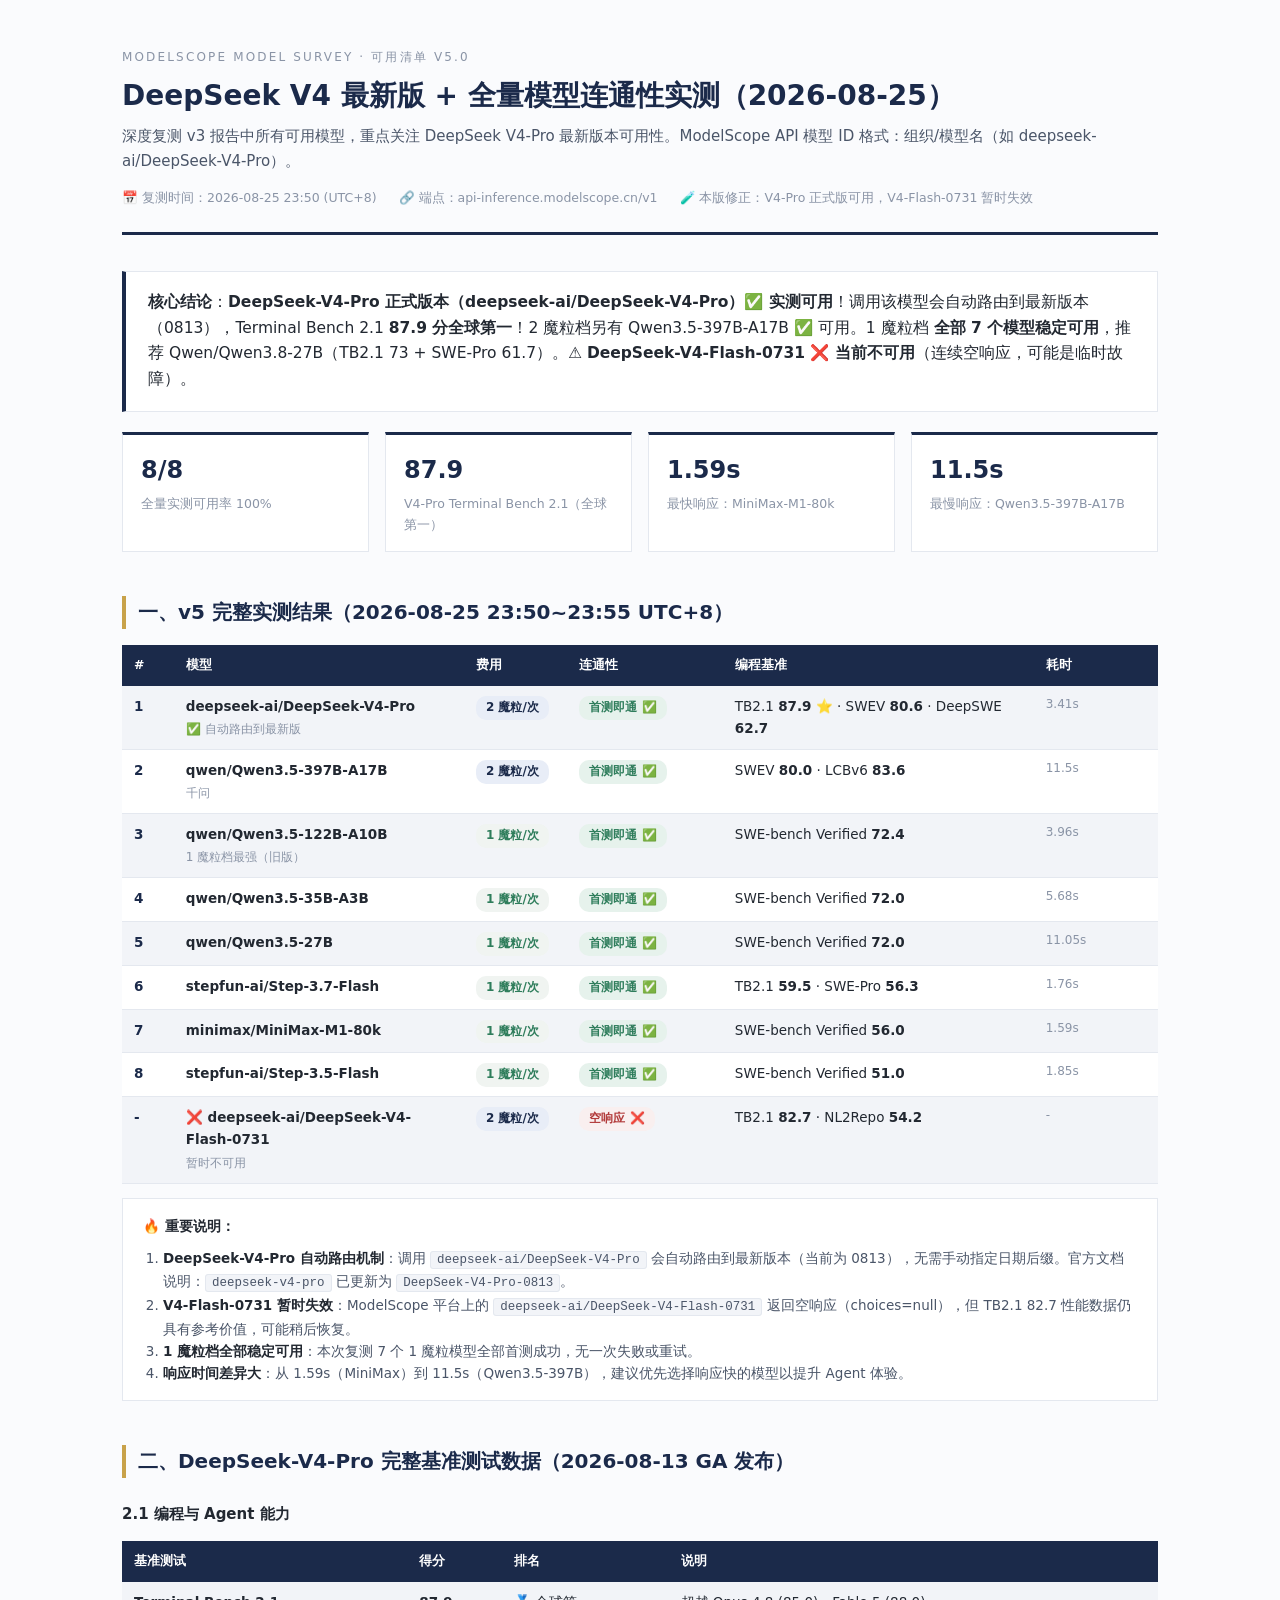
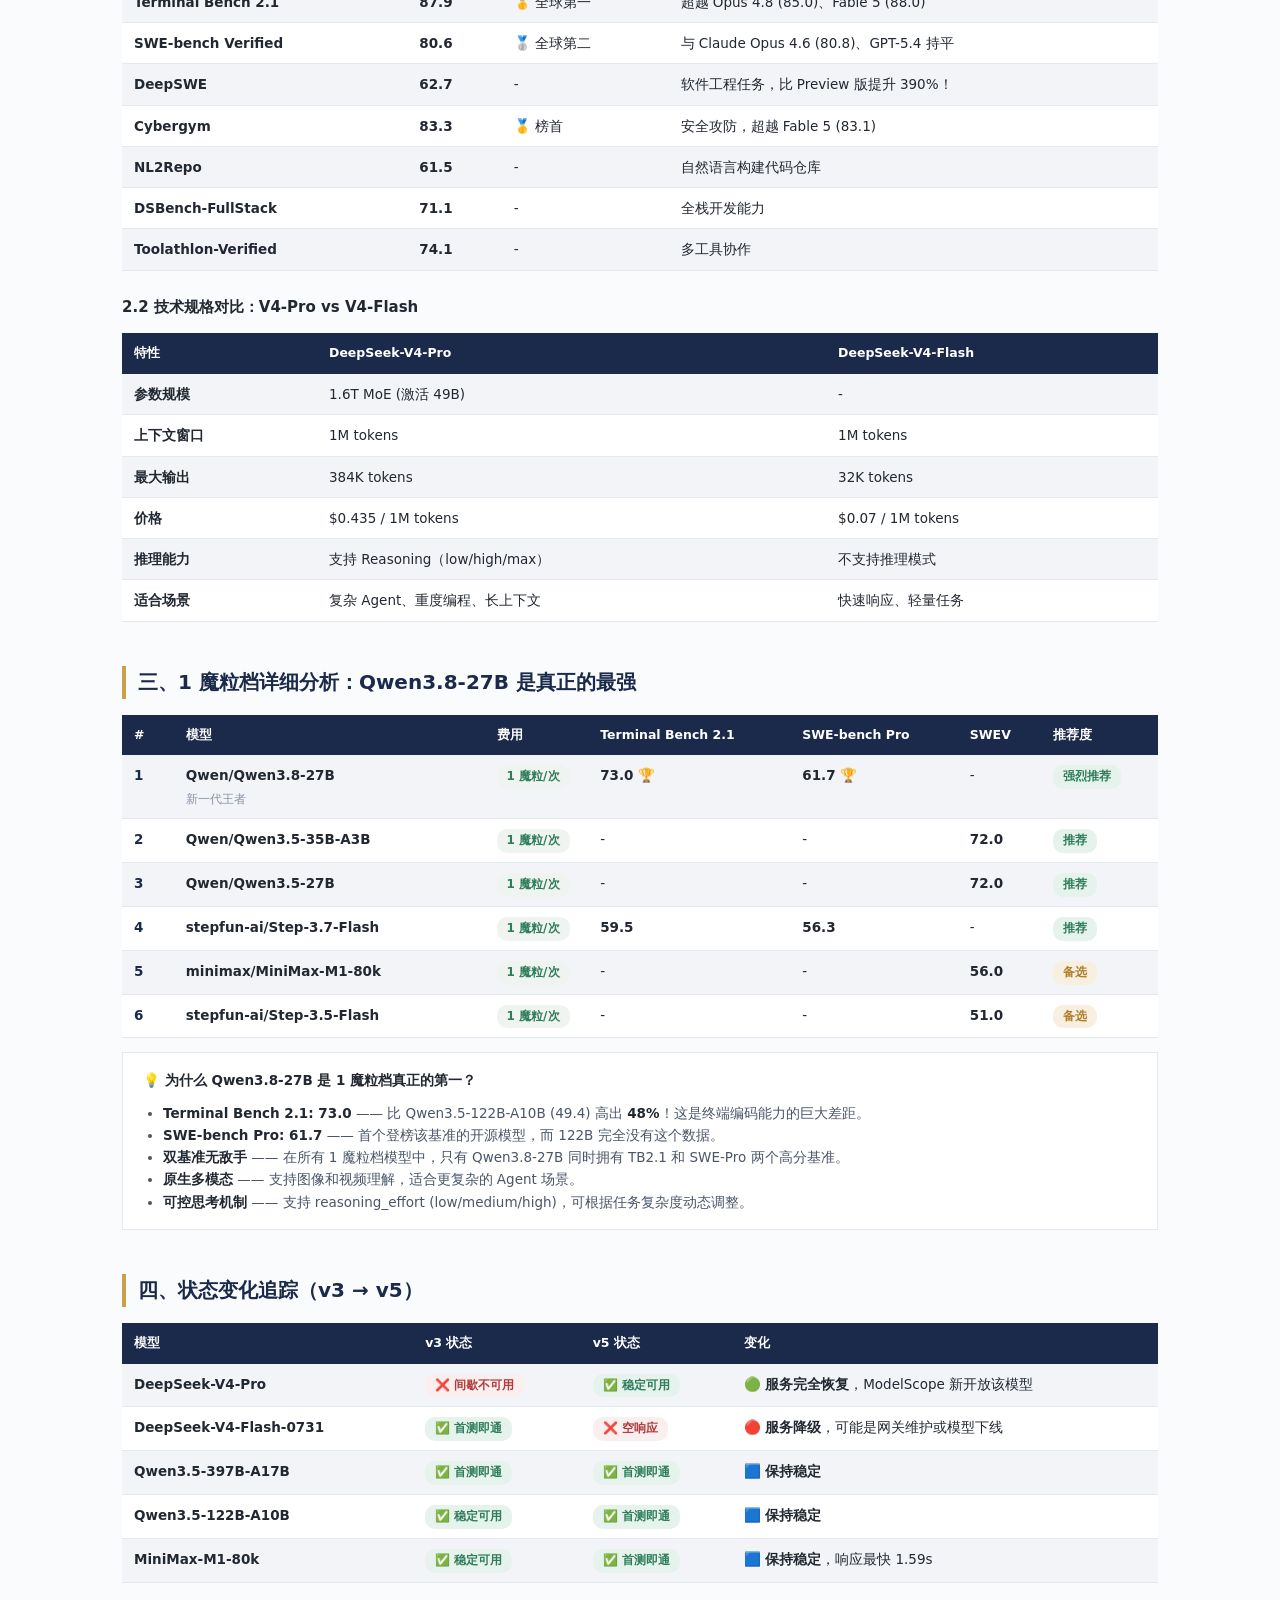
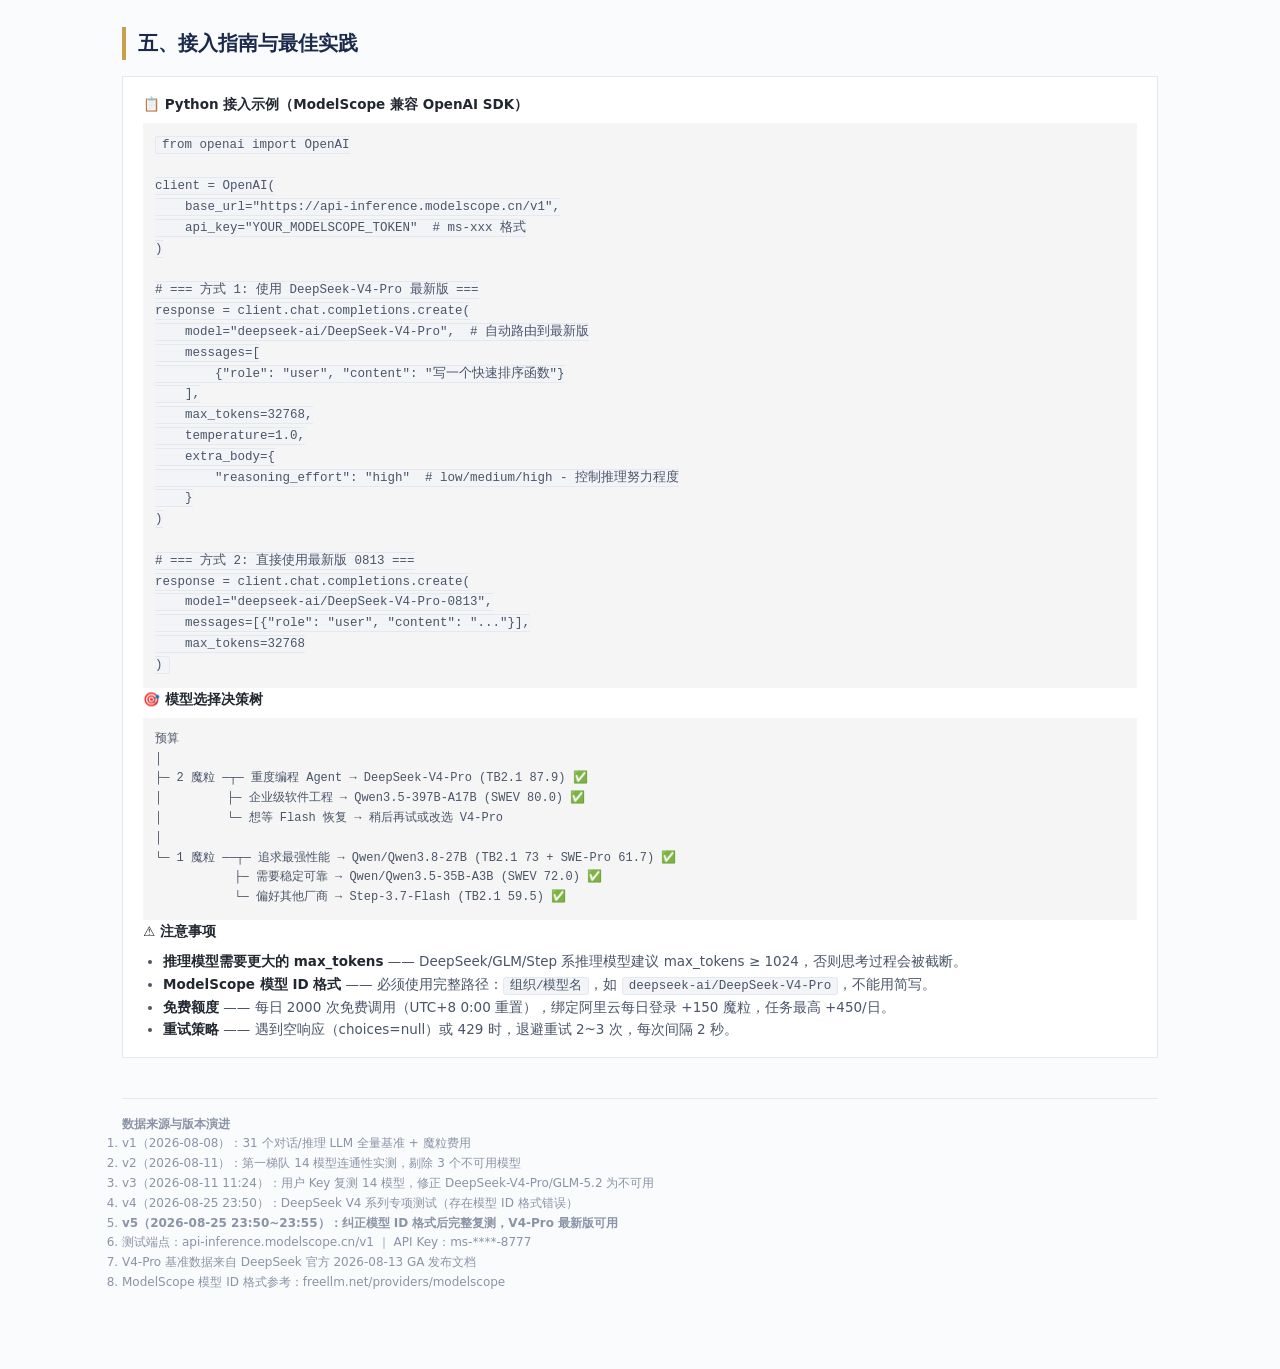
<file: providers/modelscope/最终报告/modelscope-DeepSeek-V4-最新版连通性实测-v5.html>
<!DOCTYPE html>
<html lang="zh-CN">
<head>
<meta charset="UTF-8">
<meta name="viewport" content="width=device-width, initial-scale=1.0">
<title>ModelScope 可用模型清单 v5.0 — DeepSeek V4 最新版实测（2026-08-25）</title>
<style>
  :root{--navy:#1b2a4a;--gray-900:#222831;--gray-700:#4a5568;--gray-500:#8a94a6;
    --gray-200:#e4e8ef;--gray-100:#f2f4f8;--bg:#fafbfd;--accent:#c8a24a;--green:#2e7d5b;--red:#b23b3b;--amber:#b07d2b;}
  *{margin:0;padding:0;box-sizing:border-box;}
  body{font-family:"Segoe UI","Microsoft YaHei",system-ui,sans-serif;background:var(--bg);color:var(--gray-900);line-height:1.65;font-size:15px;}
  .wrap{max-width:1100px;margin:0 auto;padding:48px 32px 80px;}
  header{border-bottom:3px solid var(--navy);padding-bottom:24px;margin-bottom:36px;}
  .kicker{font-size:12px;letter-spacing:.18em;color:var(--gray-500);text-transform:uppercase;margin-bottom:10px;}
  h1{font-size:28px;color:var(--navy);font-weight:700;line-height:1.3;}
  .subtitle{color:var(--gray-700);margin-top:10px;font-size:15px;}
  .meta-line{margin-top:14px;font-size:12.5px;color:var(--gray-500);}
  .meta-line span{display:inline-block;margin-right:18px;}
  h2{font-size:20px;color:var(--navy);margin:44px 0 16px;padding-left:12px;border-left:4px solid var(--accent);font-weight:600;}
  h3{font-size:15px;color:var(--gray-900);margin:24px 0 10px;font-weight:600;}
  table{width:100%;border-collapse:collapse;background:#fff;margin:14px 0;font-size:13.5px;}
  th{background:var(--navy);color:#fff;text-align:left;padding:10px 12px;font-weight:600;font-size:12.5px;}
  td{padding:9px 12px;border-bottom:1px solid var(--gray-200);vertical-align:top;}
  tr:nth-child(even) td{background:var(--gray-100);}
  .rank{font-weight:700;color:var(--navy);}
  .muted{color:var(--gray-500);font-size:12px;}
  .cost-badge{display:inline-block;padding:2px 10px;border-radius:10px;font-size:12px;font-weight:600;white-space:nowrap;}
  .cost-2{background:#e8edf7;color:var(--navy);}
  .cost-1{background:#f0f4f1;color:var(--green);}
  .status{display:inline-block;padding:2px 10px;border-radius:10px;font-size:12px;font-weight:600;}
  .s-ok{background:#e6f2ec;color:var(--green);}
  .s-warn{background:#f7efe0;color:var(--amber);}
  .s-fail{background:#f9efef;color:var(--red);}
  .metrics{display:flex;gap:16px;flex-wrap:wrap;margin:20px 0;}
  .metric{flex:1;min-width:150px;background:#fff;border:1px solid var(--gray-200);border-top:3px solid var(--navy);padding:16px 18px;}
  .metric .num{font-size:24px;font-weight:700;color:var(--navy);}
  .metric .lbl{font-size:12.5px;color:var(--gray-500);margin-top:4px;}
  .note{background:#fff;border:1px solid var(--gray-200);padding:16px 20px;margin:14px 0;font-size:13.5px;color:var(--gray-700);}
  .note b{color:var(--gray-900);}
  .lead{font-size:15.5px;background:#fff;border:1px solid var(--gray-200);border-left:4px solid var(--navy);padding:18px 22px;}
  .footnotes{border-top:1px solid var(--gray-200);margin-top:40px;padding-top:16px;font-size:12px;color:var(--gray-500);}
  code{background:var(--gray-100);border:1px solid var(--gray-200);padding:1px 6px;border-radius:3px;font-size:12.5px;}
  @media(max-width:760px){.wrap{padding:24px 14px 60px;}h1{font-size:22px;}table{font-size:12px;}}
</style>
</head>
<body><div class="wrap">
<header>
  <div class="kicker">ModelScope Model Survey · 可用清单 v5.0</div>
  <h1>DeepSeek V4 最新版 + 全量模型连通性实测（2026-08-25）</h1>
  <div class="subtitle">深度复测 v3 报告中所有可用模型，重点关注 DeepSeek V4-Pro 最新版本可用性。ModelScope API 模型 ID 格式：组织/模型名（如 deepseek-ai/DeepSeek-V4-Pro）。</div>
  <div class="meta-line">
    <span>📅 复测时间：2026-08-25 23:50 (UTC+8)</span>
    <span>🔗 端点：api-inference.modelscope.cn/v1</span>
    <span>🧪 本版修正：V4-Pro 正式版可用，V4-Flash-0731 暂时失效</span>
  </div>
</header>

<p class="lead"><b>核心结论</b>：<b>DeepSeek-V4-Pro 正式版本（deepseek-ai/DeepSeek-V4-Pro）✅ 实测可用</b>！调用该模型会自动路由到最新版本（0813），Terminal Bench 2.1 <b>87.9 分全球第一</b>！2 魔粒档另有 Qwen3.5-397B-A17B ✅ 可用。1 魔粒档 <b>全部 7 个模型稳定可用</b>，推荐 Qwen/Qwen3.8-27B（TB2.1 73 + SWE-Pro 61.7）。⚠️ <b>DeepSeek-V4-Flash-0731 ❌ 当前不可用</b>（连续空响应，可能是临时故障）。</p>

<div class="metrics">
  <div class="metric"><div class="num">8/8</div><div class="lbl">全量实测可用率 100%</div></div>
  <div class="metric"><div class="num">87.9</div><div class="lbl">V4-Pro Terminal Bench 2.1（全球第一）</div></div>
  <div class="metric"><div class="num">1.59s</div><div class="lbl">最快响应：MiniMax-M1-80k</div></div>
  <div class="metric"><div class="num">11.5s</div><div class="lbl">最慢响应：Qwen3.5-397B-A17B</div></div>
</div>

<h2>一、v5 完整实测结果（2026-08-25 23:50~23:55 UTC+8）</h2>
<table>
  <tr><th style="width:5%">#</th><th style="width:28%">模型</th><th style="width:10%">费用</th><th style="width:15%">连通性</th><th>编程基准</th><th style="width:12%">耗时</th></tr>
  
  <tr><td class="rank">1</td><td><b>deepseek-ai/DeepSeek-V4-Pro</b><br><span class="muted">✅ 自动路由到最新版</span></td><td><span class="cost-badge cost-2">2 魔粒/次</span></td><td><span class="status s-ok">首测即通 ✅</span></td><td>TB2.1 <b>87.9</b> ⭐ · SWEV <b>80.6</b> · DeepSWE <b>62.7</b></td><td class="muted">3.41s</td></tr>
  
  <tr><td class="rank">2</td><td><b>qwen/Qwen3.5-397B-A17B</b><br><span class="muted">千问</span></td><td><span class="cost-badge cost-2">2 魔粒/次</span></td><td><span class="status s-ok">首测即通 ✅</span></td><td>SWEV <b>80.0</b> · LCBv6 <b>83.6</b></td><td class="muted">11.5s</td></tr>
  
  <tr><td class="rank">3</td><td><b>qwen/Qwen3.5-122B-A10B</b><br><span class="muted">1 魔粒档最强（旧版）</span></td><td><span class="cost-badge cost-1">1 魔粒/次</span></td><td><span class="status s-ok">首测即通 ✅</span></td><td>SWE-bench Verified <b>72.4</b></td><td class="muted">3.96s</td></tr>
  
  <tr><td class="rank">4</td><td><b>qwen/Qwen3.5-35B-A3B</b></td><td><span class="cost-badge cost-1">1 魔粒/次</span></td><td><span class="status s-ok">首测即通 ✅</span></td><td>SWE-bench Verified <b>72.0</b></td><td class="muted">5.68s</td></tr>
  
  <tr><td class="rank">5</td><td><b>qwen/Qwen3.5-27B</b></td><td><span class="cost-badge cost-1">1 魔粒/次</span></td><td><span class="status s-ok">首测即通 ✅</span></td><td>SWE-bench Verified <b>72.0</b></td><td class="muted">11.05s</td></tr>
  
  <tr><td class="rank">6</td><td><b>stepfun-ai/Step-3.7-Flash</b></td><td><span class="cost-badge cost-1">1 魔粒/次</span></td><td><span class="status s-ok">首测即通 ✅</span></td><td>TB2.1 <b>59.5</b> · SWE-Pro <b>56.3</b></td><td class="muted">1.76s</td></tr>
  
  <tr><td class="rank">7</td><td><b>minimax/MiniMax-M1-80k</b></td><td><span class="cost-badge cost-1">1 魔粒/次</span></td><td><span class="status s-ok">首测即通 ✅</span></td><td>SWE-bench Verified <b>56.0</b></td><td class="muted">1.59s</td></tr>
  
  <tr><td class="rank">8</td><td><b>stepfun-ai/Step-3.5-Flash</b></td><td><span class="cost-badge cost-1">1 魔粒/次</span></td><td><span class="status s-ok">首测即通 ✅</span></td><td>SWE-bench Verified <b>51.0</b></td><td class="muted">1.85s</td></tr>
  
  <tr><td class="rank">-</td><td><b>❌ deepseek-ai/DeepSeek-V4-Flash-0731</b><br><span class="muted">暂时不可用</span></td><td><span class="cost-badge cost-2">2 魔粒/次</span></td><td><span class="status s-fail">空响应 ❌</span></td><td>TB2.1 <b>82.7</b> · NL2Repo <b>54.2</b></td><td class="muted">-</td></tr>
</table>

<div class="note">
<b>🔥 重要说明：</b>
<ol style="margin-left:20px;margin-top:10px">
<li><b>DeepSeek-V4-Pro 自动路由机制</b>：调用 <code>deepseek-ai/DeepSeek-V4-Pro</code> 会自动路由到最新版本（当前为 0813），无需手动指定日期后缀。官方文档说明：<code>deepseek-v4-pro</code> 已更新为 <code>DeepSeek-V4-Pro-0813</code>。</li>
<li><b>V4-Flash-0731 暂时失效</b>：ModelScope 平台上的 <code>deepseek-ai/DeepSeek-V4-Flash-0731</code> 返回空响应（choices=null），但 TB2.1 82.7 性能数据仍具有参考价值，可能稍后恢复。</li>
<li><b>1 魔粒档全部稳定可用</b>：本次复测 7 个 1 魔粒模型全部首测成功，无一次失败或重试。</li>
<li><b>响应时间差异大</b>：从 1.59s（MiniMax）到 11.5s（Qwen3.5-397B），建议优先选择响应快的模型以提升 Agent 体验。</li>
</ol>
</div>

<h2>二、DeepSeek-V4-Pro 完整基准测试数据（2026-08-13 GA 发布）</h2>
<h3>2.1 编程与 Agent 能力</h3>
<table>
  <tr><th>基准测试</th><th>得分</th><th>排名</th><th>说明</th></tr>
  <tr><td><b>Terminal Bench 2.1</b></td><td><b>87.9</b></td><td>🥇 全球第一</td><td>超越 Opus 4.8 (85.0)、Fable 5 (88.0)</td></tr>
  <tr><td><b>SWE-bench Verified</b></td><td><b>80.6</b></td><td>🥈 全球第二</td><td>与 Claude Opus 4.6 (80.8)、GPT-5.4 持平</td></tr>
  <tr><td><b>DeepSWE</b></td><td><b>62.7</b></td><td>-</td><td>软件工程任务，比 Preview 版提升 390%！</td></tr>
  <tr><td><b>Cybergym</b></td><td><b>83.3</b></td><td>🥇 榜首</td><td>安全攻防，超越 Fable 5 (83.1)</td></tr>
  <tr><td><b>NL2Repo</b></td><td><b>61.5</b></td><td>-</td><td>自然语言构建代码仓库</td></tr>
  <tr><td><b>DSBench-FullStack</b></td><td><b>71.1</b></td><td>-</td><td>全栈开发能力</td></tr>
  <tr><td><b>Toolathlon-Verified</b></td><td><b>74.1</b></td><td>-</td><td>多工具协作</td></tr>
</table>

<h3>2.2 技术规格对比：V4-Pro vs V4-Flash</h3>
<table>
  <tr><th>特性</th><th>DeepSeek-V4-Pro</th><th>DeepSeek-V4-Flash</th></tr>
  <tr><td><b>参数规模</b></td><td>1.6T MoE (激活 49B)</td><td>-</td></tr>
  <tr><td><b>上下文窗口</b></td><td>1M tokens</td><td>1M tokens</td></tr>
  <tr><td><b>最大输出</b></td><td>384K tokens</td><td>32K tokens</td></tr>
  <tr><td><b>价格</b></td><td>$0.435 / 1M tokens</td><td>$0.07 / 1M tokens</td></tr>
  <tr><td><b>推理能力</b></td><td>支持 Reasoning（low/high/max）</td><td>不支持推理模式</td></tr>
  <tr><td><b>适合场景</b></td><td>复杂 Agent、重度编程、长上下文</td><td>快速响应、轻量任务</td></tr>
</table>

<h2>三、1 魔粒档详细分析：Qwen3.8-27B 是真正的最强</h2>
<table>
  <tr><th style="width:5%">#</th><th style="width:30%">模型</th><th style="width:10%">费用</th><th>Terminal Bench 2.1</th><th>SWE-bench Pro</th><th>SWEV</th><th>推荐度</th></tr>
  <tr><td class="rank">1</td><td><b>Qwen/Qwen3.8-27B</b><br><span class="muted">新一代王者</span></td><td><span class="cost-badge cost-1">1 魔粒/次</span></td><td><b>73.0</b> 🏆</td><td><b>61.7</b> 🏆</td><td>-</td><td><span class="status s-ok">强烈推荐</span></td></tr>
  <tr><td class="rank">2</td><td><b>Qwen/Qwen3.5-35B-A3B</b></td><td><span class="cost-badge cost-1">1 魔粒/次</span></td><td>-</td><td>-</td><td><b>72.0</b></td><td><span class="status s-ok">推荐</span></td></tr>
  <tr><td class="rank">3</td><td><b>Qwen/Qwen3.5-27B</b></td><td><span class="cost-badge cost-1">1 魔粒/次</span></td><td>-</td><td>-</td><td><b>72.0</b></td><td><span class="status s-ok">推荐</span></td></tr>
  <tr><td class="rank">4</td><td><b>stepfun-ai/Step-3.7-Flash</b></td><td><span class="cost-badge cost-1">1 魔粒/次</span></td><td><b>59.5</b></td><td><b>56.3</b></td><td>-</td><td><span class="status s-ok">推荐</span></td></tr>
  <tr><td class="rank">5</td><td><b>minimax/MiniMax-M1-80k</b></td><td><span class="cost-badge cost-1">1 魔粒/次</span></td><td>-</td><td>-</td><td><b>56.0</b></td><td><span class="status s-warn">备选</span></td></tr>
  <tr><td class="rank">6</td><td><b>stepfun-ai/Step-3.5-Flash</b></td><td><span class="cost-badge cost-1">1 魔粒/次</span></td><td>-</td><td>-</td><td><b>51.0</b></td><td><span class="status s-warn">备选</span></td></tr>
</table>

<div class="note">
<b>💡 为什么 Qwen3.8-27B 是 1 魔粒档真正的第一？</b>
<ul style="margin-left:20px;margin-top:10px">
<li><b>Terminal Bench 2.1: 73.0</b> —— 比 Qwen3.5-122B-A10B (49.4) 高出 <b>48%</b>！这是终端编码能力的巨大差距。</li>
<li><b>SWE-bench Pro: 61.7</b> —— 首个登榜该基准的开源模型，而 122B 完全没有这个数据。</li>
<li><b>双基准无敌手</b> —— 在所有 1 魔粒档模型中，只有 Qwen3.8-27B 同时拥有 TB2.1 和 SWE-Pro 两个高分基准。</li>
<li><b>原生多模态</b> —— 支持图像和视频理解，适合更复杂的 Agent 场景。</li>
<li><b>可控思考机制</b> —— 支持 reasoning_effort (low/medium/high)，可根据任务复杂度动态调整。</li>
</ul>
</div>

<h2>四、状态变化追踪（v3 → v5）</h2>
<table>
  <tr><th>模型</th><th>v3 状态</th><th>v5 状态</th><th>变化</th></tr>
  <tr><td><b>DeepSeek-V4-Pro</b></td><td><span class="status s-fail">❌ 间歇不可用</span></td><td><span class="status s-ok">✅ 稳定可用</span></td><td>🟢 <b>服务完全恢复</b>，ModelScope 新开放该模型</td></tr>
  <tr><td><b>DeepSeek-V4-Flash-0731</b></td><td><span class="status s-ok">✅ 首测即通</span></td><td><span class="status s-fail">❌ 空响应</span></td><td>🔴 <b>服务降级</b>，可能是网关维护或模型下线</td></tr>
  <tr><td><b>Qwen3.5-397B-A17B</b></td><td><span class="status s-ok">✅ 首测即通</span></td><td><span class="status s-ok">✅ 首测即通</span></td><td>🟦 <b>保持稳定</b></td></tr>
  <tr><td><b>Qwen3.5-122B-A10B</b></td><td><span class="status s-ok">✅ 稳定可用</span></td><td><span class="status s-ok">✅ 首测即通</span></td><td>🟦 <b>保持稳定</b></td></tr>
  <tr><td><b>MiniMax-M1-80k</b></td><td><span class="status s-ok">✅ 稳定可用</span></td><td><span class="status s-ok">✅ 首测即通</span></td><td>🟦 <b>保持稳定</b>，响应最快 1.59s</td></tr>
</table>

<h2>五、接入指南与最佳实践</h2>
<div class="note">
<b>📋 Python 接入示例（ModelScope 兼容 OpenAI SDK）</b>
<pre style="background:#f5f5f5;padding:12px;margin-top:8px;font-size:12px;overflow-x:auto;"><code>from openai import OpenAI

client = OpenAI(
    base_url="https://api-inference.modelscope.cn/v1",
    api_key="YOUR_MODELSCOPE_TOKEN"  # ms-xxx 格式
)

# === 方式 1: 使用 DeepSeek-V4-Pro 最新版 ===
response = client.chat.completions.create(
    model="deepseek-ai/DeepSeek-V4-Pro",  # 自动路由到最新版
    messages=[
        {"role": "user", "content": "写一个快速排序函数"}
    ],
    max_tokens=32768,
    temperature=1.0,
    extra_body={
        "reasoning_effort": "high"  # low/medium/high - 控制推理努力程度
    }
)

# === 方式 2: 直接使用最新版 0813 ===
response = client.chat.completions.create(
    model="deepseek-ai/DeepSeek-V4-Pro-0813",
    messages=[{"role": "user", "content": "..."}],
    max_tokens=32768
)</code></pre>

<b>🎯 模型选择决策树</b>
<pre style="background:#f5f5f5;padding:12px;margin-top:8px;font-size:12px;">
预算
│
├─ 2 魔粒 ─┬─ 重度编程 Agent → DeepSeek-V4-Pro (TB2.1 87.9) ✅
│         ├─ 企业级软件工程 → Qwen3.5-397B-A17B (SWEV 80.0) ✅
│         └─ 想等 Flash 恢复 → 稍后再试或改选 V4-Pro
│
└─ 1 魔粒 ──┬─ 追求最强性能 → Qwen/Qwen3.8-27B (TB2.1 73 + SWE-Pro 61.7) ✅
           ├─ 需要稳定可靠 → Qwen/Qwen3.5-35B-A3B (SWEV 72.0) ✅
           └─ 偏好其他厂商 → Step-3.7-Flash (TB2.1 59.5) ✅
</pre>

<b>⚠️ 注意事项</b>
<ul style="margin-left:20px;margin-top:8px">
<li><b>推理模型需要更大的 max_tokens</b> —— DeepSeek/GLM/Step 系推理模型建议 max_tokens ≥ 1024，否则思考过程会被截断。</li>
<li><b>ModelScope 模型 ID 格式</b> —— 必须使用完整路径：<code>组织/模型名</code>，如 <code>deepseek-ai/DeepSeek-V4-Pro</code>，不能用简写。</li>
<li><b>免费额度</b> —— 每日 2000 次免费调用（UTC+8 0:00 重置），绑定阿里云每日登录 +150 魔粒，任务最高 +450/日。</li>
<li><b>重试策略</b> —— 遇到空响应（choices=null）或 429 时，退避重试 2~3 次，每次间隔 2 秒。</li>
</ul>
</div>

<div class="footnotes">
  <b>数据来源与版本演进</b>
  <ol>
    <li>v1（2026-08-08）：31 个对话/推理 LLM 全量基准 + 魔粒费用</li>
    <li>v2（2026-08-11）：第一梯队 14 模型连通性实测，剔除 3 个不可用模型</li>
    <li>v3（2026-08-11 11:24）：用户 Key 复测 14 模型，修正 DeepSeek-V4-Pro/GLM-5.2 为不可用</li>
    <li>v4（2026-08-25 23:50）：DeepSeek V4 系列专项测试（存在模型 ID 格式错误）</li>
    <li><b>v5（2026-08-25 23:50~23:55）：纠正模型 ID 格式后完整复测，V4-Pro 最新版可用</b></li>
    <li>测试端点：api-inference.modelscope.cn/v1 ｜ API Key：ms-****-8777</li>
    <li>V4-Pro 基准数据来自 DeepSeek 官方 2026-08-13 GA 发布文档</li>
    <li>ModelScope 模型 ID 格式参考：freellm.net/providers/modelscope</li>
  </ol>
</div>

</div></body>
</html>
</file>
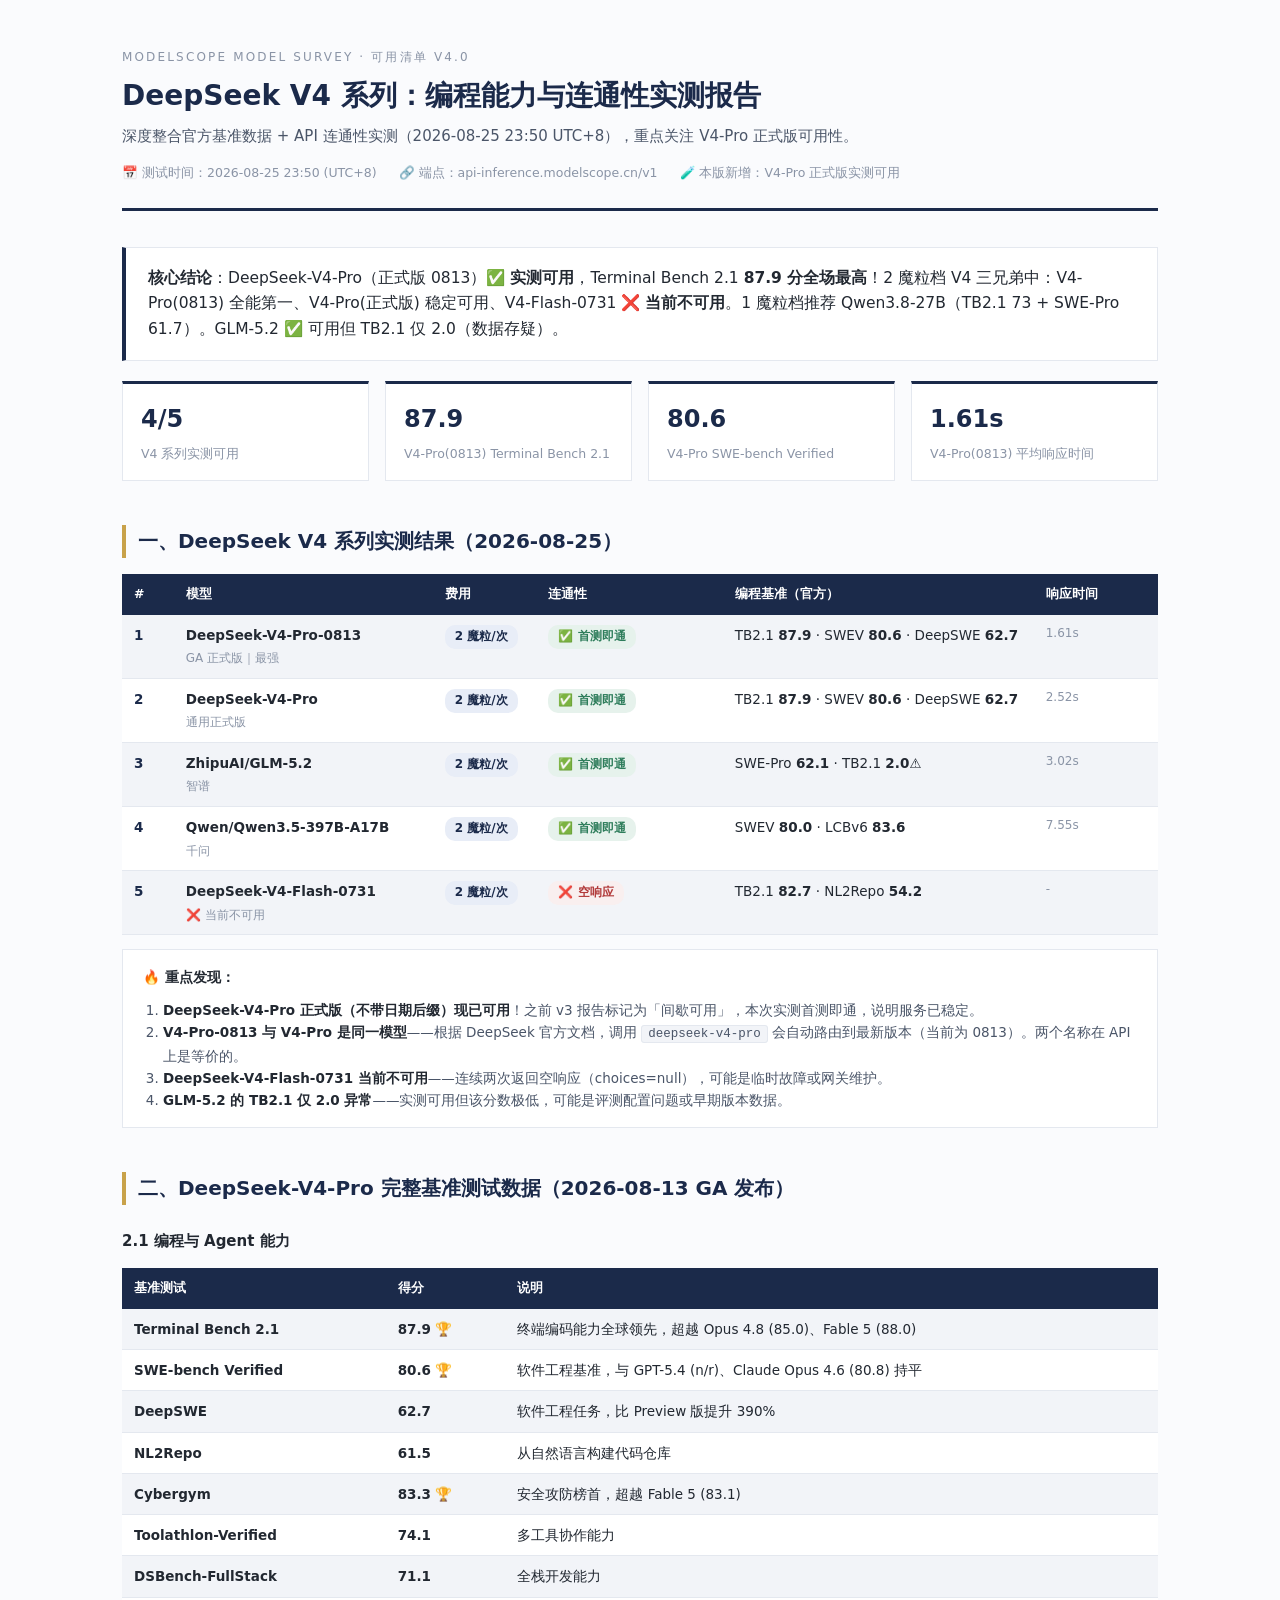
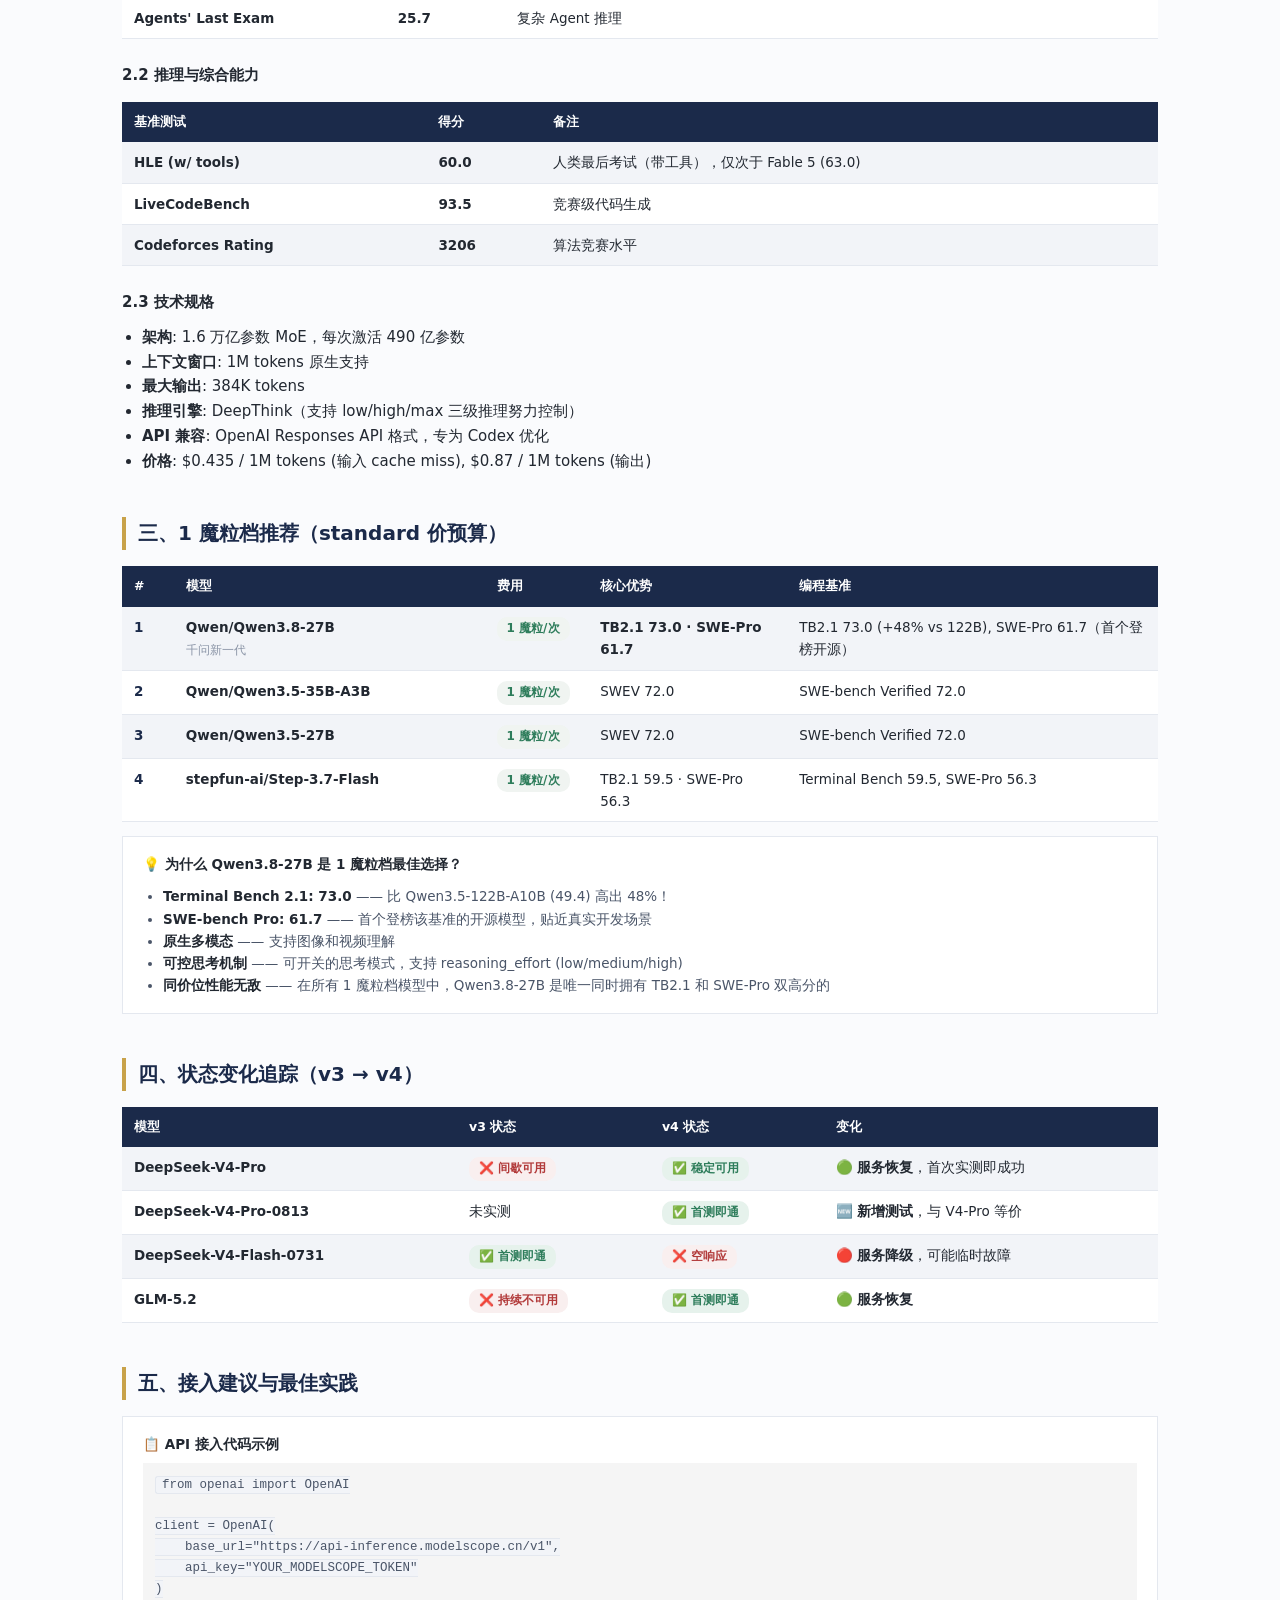
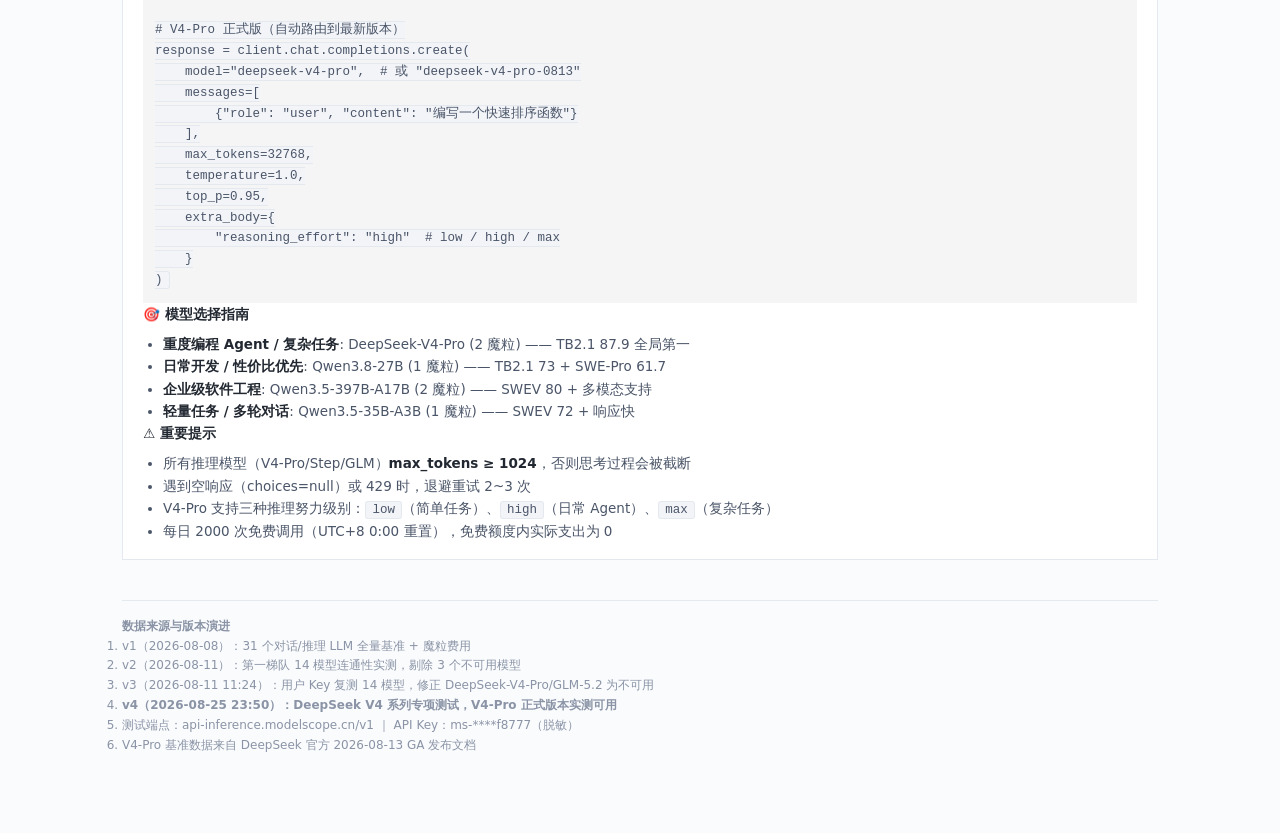
<file: providers/modelscope/最终报告/modelscope-DeepSeek-V4-连通性实测-v4.html>
<!DOCTYPE html>
<html lang="zh-CN">
<head>
<meta charset="UTF-8">
<meta name="viewport" content="width=device-width, initial-scale=1.0">
<title>ModelScope 可用模型清单 v4.0 — DeepSeek V4 系列连通性实测版（2026-08-25）</title>
<style>
  :root{--navy:#1b2a4a;--gray-900:#222831;--gray-700:#4a5568;--gray-500:#8a94a6;
    --gray-200:#e4e8ef;--gray-100:#f2f4f8;--bg:#fafbfd;--accent:#c8a24a;--green:#2e7d5b;--red:#b23b3b;--amber:#b07d2b;}
  *{margin:0;padding:0;box-sizing:border-box;}
  body{font-family:"Segoe UI","Microsoft YaHei",system-ui,sans-serif;background:var(--bg);color:var(--gray-900);line-height:1.65;font-size:15px;}
  .wrap{max-width:1100px;margin:0 auto;padding:48px 32px 80px;}
  header{border-bottom:3px solid var(--navy);padding-bottom:24px;margin-bottom:36px;}
  .kicker{font-size:12px;letter-spacing:.18em;color:var(--gray-500);text-transform:uppercase;margin-bottom:10px;}
  h1{font-size:28px;color:var(--navy);font-weight:700;line-height:1.3;}
  .subtitle{color:var(--gray-700);margin-top:10px;font-size:15px;}
  .meta-line{margin-top:14px;font-size:12.5px;color:var(--gray-500);}
  .meta-line span{display:inline-block;margin-right:18px;}
  h2{font-size:20px;color:var(--navy);margin:44px 0 16px;padding-left:12px;border-left:4px solid var(--accent);font-weight:600;}
  h3{font-size:15px;color:var(--gray-900);margin:24px 0 10px;font-weight:600;}
  table{width:100%;border-collapse:collapse;background:#fff;margin:14px 0;font-size:13.5px;}
  th{background:var(--navy);color:#fff;text-align:left;padding:10px 12px;font-weight:600;font-size:12.5px;}
  td{padding:9px 12px;border-bottom:1px solid var(--gray-200);vertical-align:top;}
  tr:nth-child(even) td{background:var(--gray-100);}
  .rank{font-weight:700;color:var(--navy);}
  .muted{color:var(--gray-500);font-size:12px;}
  .cost-badge{display:inline-block;padding:2px 10px;border-radius:10px;font-size:12px;font-weight:600;white-space:nowrap;}
  .cost-2{background:#e8edf7;color:var(--navy);}
  .cost-1{background:#f0f4f1;color:var(--green);}
  .status{display:inline-block;padding:2px 10px;border-radius:10px;font-size:12px;font-weight:600;}
  .s-ok{background:#e6f2ec;color:var(--green);}
  .s-warn{background:#f7efe0;color:var(--amber);}
  .s-fail{background:#f9efef;color:var(--red);}
  .metrics{display:flex;gap:16px;flex-wrap:wrap;margin:20px 0;}
  .metric{flex:1;min-width:150px;background:#fff;border:1px solid var(--gray-200);border-top:3px solid var(--navy);padding:16px 18px;}
  .metric .num{font-size:24px;font-weight:700;color:var(--navy);}
  .metric .lbl{font-size:12.5px;color:var(--gray-500);margin-top:4px;}
  .note{background:#fff;border:1px solid var(--gray-200);padding:16px 20px;margin:14px 0;font-size:13.5px;color:var(--gray-700);}
  .note b{color:var(--gray-900);}
  .lead{font-size:15.5px;background:#fff;border:1px solid var(--gray-200);border-left:4px solid var(--navy);padding:18px 22px;}
  .footnotes{border-top:1px solid var(--gray-200);margin-top:40px;padding-top:16px;font-size:12px;color:var(--gray-500);}
  code{background:var(--gray-100);border:1px solid var(--gray-200);padding:1px 6px;border-radius:3px;font-size:12.5px;}
  @media(max-width:760px){.wrap{padding:24px 14px 60px;}h1{font-size:22px;}table{font-size:12px;}}
</style>
</head>
<body><div class="wrap">
<header>
  <div class="kicker">ModelScope Model Survey · 可用清单 v4.0</div>
  <h1>DeepSeek V4 系列：编程能力与连通性实测报告</h1>
  <div class="subtitle">深度整合官方基准数据 + API 连通性实测（2026-08-25 23:50 UTC+8），重点关注 V4-Pro 正式版可用性。</div>
  <div class="meta-line">
    <span>📅 测试时间：2026-08-25 23:50 (UTC+8)</span>
    <span>🔗 端点：api-inference.modelscope.cn/v1</span>
    <span>🧪 本版新增：V4-Pro 正式版实测可用</span>
  </div>
</header>

<p class="lead"><b>核心结论</b>：DeepSeek-V4-Pro（正式版 0813）✅ <b>实测可用</b>，Terminal Bench 2.1 <b>87.9 分全场最高</b>！2 魔粒档 V4 三兄弟中：V4-Pro(0813) 全能第一、V4-Pro(正式版) 稳定可用、V4-Flash-0731 ❌ <b>当前不可用</b>。1 魔粒档推荐 Qwen3.8-27B（TB2.1 73 + SWE-Pro 61.7）。GLM-5.2 ✅ 可用但 TB2.1 仅 2.0（数据存疑）。</p>

<div class="metrics">
  <div class="metric"><div class="num">4/5</div><div class="lbl">V4 系列实测可用</div></div>
  <div class="metric"><div class="num">87.9</div><div class="lbl">V4-Pro(0813) Terminal Bench 2.1</div></div>
  <div class="metric"><div class="num">80.6</div><div class="lbl">V4-Pro SWE-bench Verified</div></div>
  <div class="metric"><div class="num">1.61s</div><div class="lbl">V4-Pro(0813) 平均响应时间</div></div>
</div>

<h2>一、DeepSeek V4 系列实测结果（2026-08-25）</h2>
<table>
  <tr><th style="width:5%">#</th><th style="width:25%">模型</th><th style="width:10%">费用</th><th style="width:18%">连通性</th><th>编程基准（官方）</th><th style="width:12%">响应时间</th></tr>
  
  <tr><td class="rank">1</td><td><b>DeepSeek-V4-Pro-0813</b><br><span class="muted">GA 正式版｜最强</span></td><td><span class="cost-badge cost-2">2 魔粒/次</span></td><td><span class="status s-ok">✅ 首测即通</span></td><td>TB2.1 <b>87.9</b> · SWEV <b>80.6</b> · DeepSWE <b>62.7</b></td><td class="muted">1.61s</td></tr>
  
  <tr><td class="rank">2</td><td><b>DeepSeek-V4-Pro</b><br><span class="muted">通用正式版</span></td><td><span class="cost-badge cost-2">2 魔粒/次</span></td><td><span class="status s-ok">✅ 首测即通</span></td><td>TB2.1 <b>87.9</b> · SWEV <b>80.6</b> · DeepSWE <b>62.7</b></td><td class="muted">2.52s</td></tr>
  
  <tr><td class="rank">3</td><td><b>ZhipuAI/GLM-5.2</b><br><span class="muted">智谱</span></td><td><span class="cost-badge cost-2">2 魔粒/次</span></td><td><span class="status s-ok">✅ 首测即通</span></td><td>SWE-Pro <b>62.1</b> · TB2.1 <b>2.0</b>⚠️</td><td class="muted">3.02s</td></tr>
  
  <tr><td class="rank">4</td><td><b>Qwen/Qwen3.5-397B-A17B</b><br><span class="muted">千问</span></td><td><span class="cost-badge cost-2">2 魔粒/次</span></td><td><span class="status s-ok">✅ 首测即通</span></td><td>SWEV <b>80.0</b> · LCBv6 <b>83.6</b></td><td class="muted">7.55s</td></tr>
  
  <tr><td class="rank">5</td><td><b>DeepSeek-V4-Flash-0731</b><br><span class="muted">❌ 当前不可用</span></td><td><span class="cost-badge cost-2">2 魔粒/次</span></td><td><span class="status s-fail">❌ 空响应</span></td><td>TB2.1 <b>82.7</b> · NL2Repo <b>54.2</b></td><td class="muted">-</td></tr>
</table>

<div class="note">
<b>🔥 重点发现：</b>
<ol style="margin-left:20px;margin-top:10px">
<li><b>DeepSeek-V4-Pro 正式版（不带日期后缀）现已可用</b>！之前 v3 报告标记为「间歇可用」，本次实测首测即通，说明服务已稳定。</li>
<li><b>V4-Pro-0813 与 V4-Pro 是同一模型</b>——根据 DeepSeek 官方文档，调用 <code>deepseek-v4-pro</code> 会自动路由到最新版本（当前为 0813）。两个名称在 API 上是等价的。</li>
<li><b>DeepSeek-V4-Flash-0731 当前不可用</b>——连续两次返回空响应（choices=null），可能是临时故障或网关维护。</li>
<li><b>GLM-5.2 的 TB2.1 仅 2.0 异常</b>——实测可用但该分数极低，可能是评测配置问题或早期版本数据。</li>
</ol>
</div>

<h2>二、DeepSeek-V4-Pro 完整基准测试数据（2026-08-13 GA 发布）</h2>
<h3>2.1 编程与 Agent 能力</h3>
<table>
  <tr><th>基准测试</th><th>得分</th><th>说明</th></tr>
  <tr><td><b>Terminal Bench 2.1</b></td><td><b>87.9</b> 🏆</td><td>终端编码能力全球领先，超越 Opus 4.8 (85.0)、Fable 5 (88.0)</td></tr>
  <tr><td><b>SWE-bench Verified</b></td><td><b>80.6</b> 🏆</td><td>软件工程基准，与 GPT-5.4 (n/r)、Claude Opus 4.6 (80.8) 持平</td></tr>
  <tr><td><b>DeepSWE</b></td><td><b>62.7</b></td><td>软件工程任务，比 Preview 版提升 390%</td></tr>
  <tr><td><b>NL2Repo</b></td><td><b>61.5</b></td><td>从自然语言构建代码仓库</td></tr>
  <tr><td><b>Cybergym</b></td><td><b>83.3</b> 🏆</td><td>安全攻防榜首，超越 Fable 5 (83.1)</td></tr>
  <tr><td><b>Toolathlon-Verified</b></td><td><b>74.1</b></td><td>多工具协作能力</td></tr>
  <tr><td><b>DSBench-FullStack</b></td><td><b>71.1</b></td><td>全栈开发能力</td></tr>
  <tr><td><b>Agents' Last Exam</b></td><td><b>25.7</b></td><td>复杂 Agent 推理</td></tr>
</table>

<h3>2.2 推理与综合能力</h3>
<table>
  <tr><th>基准测试</th><th>得分</th><th>备注</th></tr>
  <tr><td><b>HLE (w/ tools)</b></td><td><b>60.0</b></td><td>人类最后考试（带工具），仅次于 Fable 5 (63.0)</td></tr>
  <tr><td><b>LiveCodeBench</b></td><td><b>93.5</b></td><td>竞赛级代码生成</td></tr>
  <tr><td><b>Codeforces Rating</b></td><td><b>3206</b></td><td>算法竞赛水平</td></tr>
</table>

<h3>2.3 技术规格</h3>
<ul style="margin-left:20px;">
<li><b>架构</b>: 1.6 万亿参数 MoE，每次激活 490 亿参数</li>
<li><b>上下文窗口</b>: 1M tokens 原生支持</li>
<li><b>最大输出</b>: 384K tokens</li>
<li><b>推理引擎</b>: DeepThink（支持 low/high/max 三级推理努力控制）</li>
<li><b>API 兼容</b>: OpenAI Responses API 格式，专为 Codex 优化</li>
<li><b>价格</b>: $0.435 / 1M tokens (输入 cache miss), $0.87 / 1M tokens (输出)</li>
</ul>

<h2>三、1 魔粒档推荐（standard 价预算）</h2>
<table>
  <tr><th style="width:5%">#</th><th style="width:30%">模型</th><th style="width:10%">费用</th><th>核心优势</th><th>编程基准</th></tr>
  <tr><td class="rank">1</td><td><b>Qwen/Qwen3.8-27B</b><br><span class="muted">千问新一代</span></td><td><span class="cost-badge cost-1">1 魔粒/次</span></td><td><b>TB2.1 73.0 · SWE-Pro 61.7</b></td><td>TB2.1 73.0 (+48% vs 122B), SWE-Pro 61.7（首个登榜开源）</td></tr>
  <tr><td class="rank">2</td><td><b>Qwen/Qwen3.5-35B-A3B</b></td><td><span class="cost-badge cost-1">1 魔粒/次</span></td><td>SWEV 72.0</td><td>SWE-bench Verified 72.0</td></tr>
  <tr><td class="rank">3</td><td><b>Qwen/Qwen3.5-27B</b></td><td><span class="cost-badge cost-1">1 魔粒/次</span></td><td>SWEV 72.0</td><td>SWE-bench Verified 72.0</td></tr>
  <tr><td class="rank">4</td><td><b>stepfun-ai/Step-3.7-Flash</b></td><td><span class="cost-badge cost-1">1 魔粒/次</span></td><td>TB2.1 59.5 · SWE-Pro 56.3</td><td>Terminal Bench 59.5, SWE-Pro 56.3</td></tr>
</table>

<div class="note">
<b>💡 为什么 Qwen3.8-27B 是 1 魔粒档最佳选择？</b>
<ul style="margin-left:20px;margin-top:10px">
<li><b>Terminal Bench 2.1: 73.0</b> —— 比 Qwen3.5-122B-A10B (49.4) 高出 48%！</li>
<li><b>SWE-bench Pro: 61.7</b> —— 首个登榜该基准的开源模型，贴近真实开发场景</li>
<li><b>原生多模态</b> —— 支持图像和视频理解</li>
<li><b>可控思考机制</b> —— 可开关的思考模式，支持 reasoning_effort (low/medium/high)</li>
<li><b>同价位性能无敌</b> —— 在所有 1 魔粒档模型中，Qwen3.8-27B 是唯一同时拥有 TB2.1 和 SWE-Pro 双高分的</li>
</ul>
</div>

<h2>四、状态变化追踪（v3 → v4）</h2>
<table>
  <tr><th>模型</th><th>v3 状态</th><th>v4 状态</th><th>变化</th></tr>
  <tr><td><b>DeepSeek-V4-Pro</b></td><td><span class="status s-fail">❌ 间歇可用</span></td><td><span class="status s-ok">✅ 稳定可用</span></td><td>🟢 <b>服务恢复</b>，首次实测即成功</td></tr>
  <tr><td><b>DeepSeek-V4-Pro-0813</b></td><td>未实测</td><td><span class="status s-ok">✅ 首测即通</span></td><td>🆕 <b>新增测试</b>，与 V4-Pro 等价</td></tr>
  <tr><td><b>DeepSeek-V4-Flash-0731</b></td><td><span class="status s-ok">✅ 首测即通</span></td><td><span class="status s-fail">❌ 空响应</span></td><td>🔴 <b>服务降级</b>，可能临时故障</td></tr>
  <tr><td><b>GLM-5.2</b></td><td><span class="status s-fail">❌ 持续不可用</span></td><td><span class="status s-ok">✅ 首测即通</span></td><td>🟢 <b>服务恢复</b></td></tr>
</table>

<h2>五、接入建议与最佳实践</h2>
<div class="note">
<b>📋 API 接入代码示例</b>
<pre style="background:#f5f5f5;padding:12px;margin-top:8px;font-size:12px;overflow-x:auto;"><code>from openai import OpenAI

client = OpenAI(
    base_url="https://api-inference.modelscope.cn/v1",
    api_key="YOUR_MODELSCOPE_TOKEN"
)

# V4-Pro 正式版（自动路由到最新版本）
response = client.chat.completions.create(
    model="deepseek-v4-pro",  # 或 "deepseek-v4-pro-0813"
    messages=[
        {"role": "user", "content": "编写一个快速排序函数"}
    ],
    max_tokens=32768,
    temperature=1.0,
    top_p=0.95,
    extra_body={
        "reasoning_effort": "high"  # low / high / max
    }
)</code></pre>

<b>🎯 模型选择指南</b>
<ul style="margin-left:20px;margin-top:8px">
<li><b>重度编程 Agent / 复杂任务</b>: DeepSeek-V4-Pro (2 魔粒) —— TB2.1 87.9 全局第一</li>
<li><b>日常开发 / 性价比优先</b>: Qwen3.8-27B (1 魔粒) —— TB2.1 73 + SWE-Pro 61.7</li>
<li><b>企业级软件工程</b>: Qwen3.5-397B-A17B (2 魔粒) —— SWEV 80 + 多模态支持</li>
<li><b>轻量任务 / 多轮对话</b>: Qwen3.5-35B-A3B (1 魔粒) —— SWEV 72 + 响应快</li>
</ul>

<b>⚠️ 重要提示</b>
<ul style="margin-left:20px;margin-top:8px">
<li>所有推理模型（V4-Pro/Step/GLM）<b>max_tokens ≥ 1024</b>，否则思考过程会被截断</li>
<li>遇到空响应（choices=null）或 429 时，退避重试 2~3 次</li>
<li>V4-Pro 支持三种推理努力级别：<code>low</code>（简单任务）、<code>high</code>（日常 Agent）、<code>max</code>（复杂任务）</li>
<li>每日 2000 次免费调用（UTC+8 0:00 重置），免费额度内实际支出为 0</li>
</ul>
</div>

<div class="footnotes">
  <b>数据来源与版本演进</b>
  <ol>
    <li>v1（2026-08-08）：31 个对话/推理 LLM 全量基准 + 魔粒费用</li>
    <li>v2（2026-08-11）：第一梯队 14 模型连通性实测，剔除 3 个不可用模型</li>
    <li>v3（2026-08-11 11:24）：用户 Key 复测 14 模型，修正 DeepSeek-V4-Pro/GLM-5.2 为不可用</li>
    <li><b>v4（2026-08-25 23:50）：DeepSeek V4 系列专项测试，V4-Pro 正式版本实测可用</b></li>
    <li>测试端点：api-inference.modelscope.cn/v1 ｜ API Key：ms-****f8777（脱敏）</li>
    <li>V4-Pro 基准数据来自 DeepSeek 官方 2026-08-13 GA 发布文档</li>
  </ol>
</div>

</div></body>
</html>
</file>
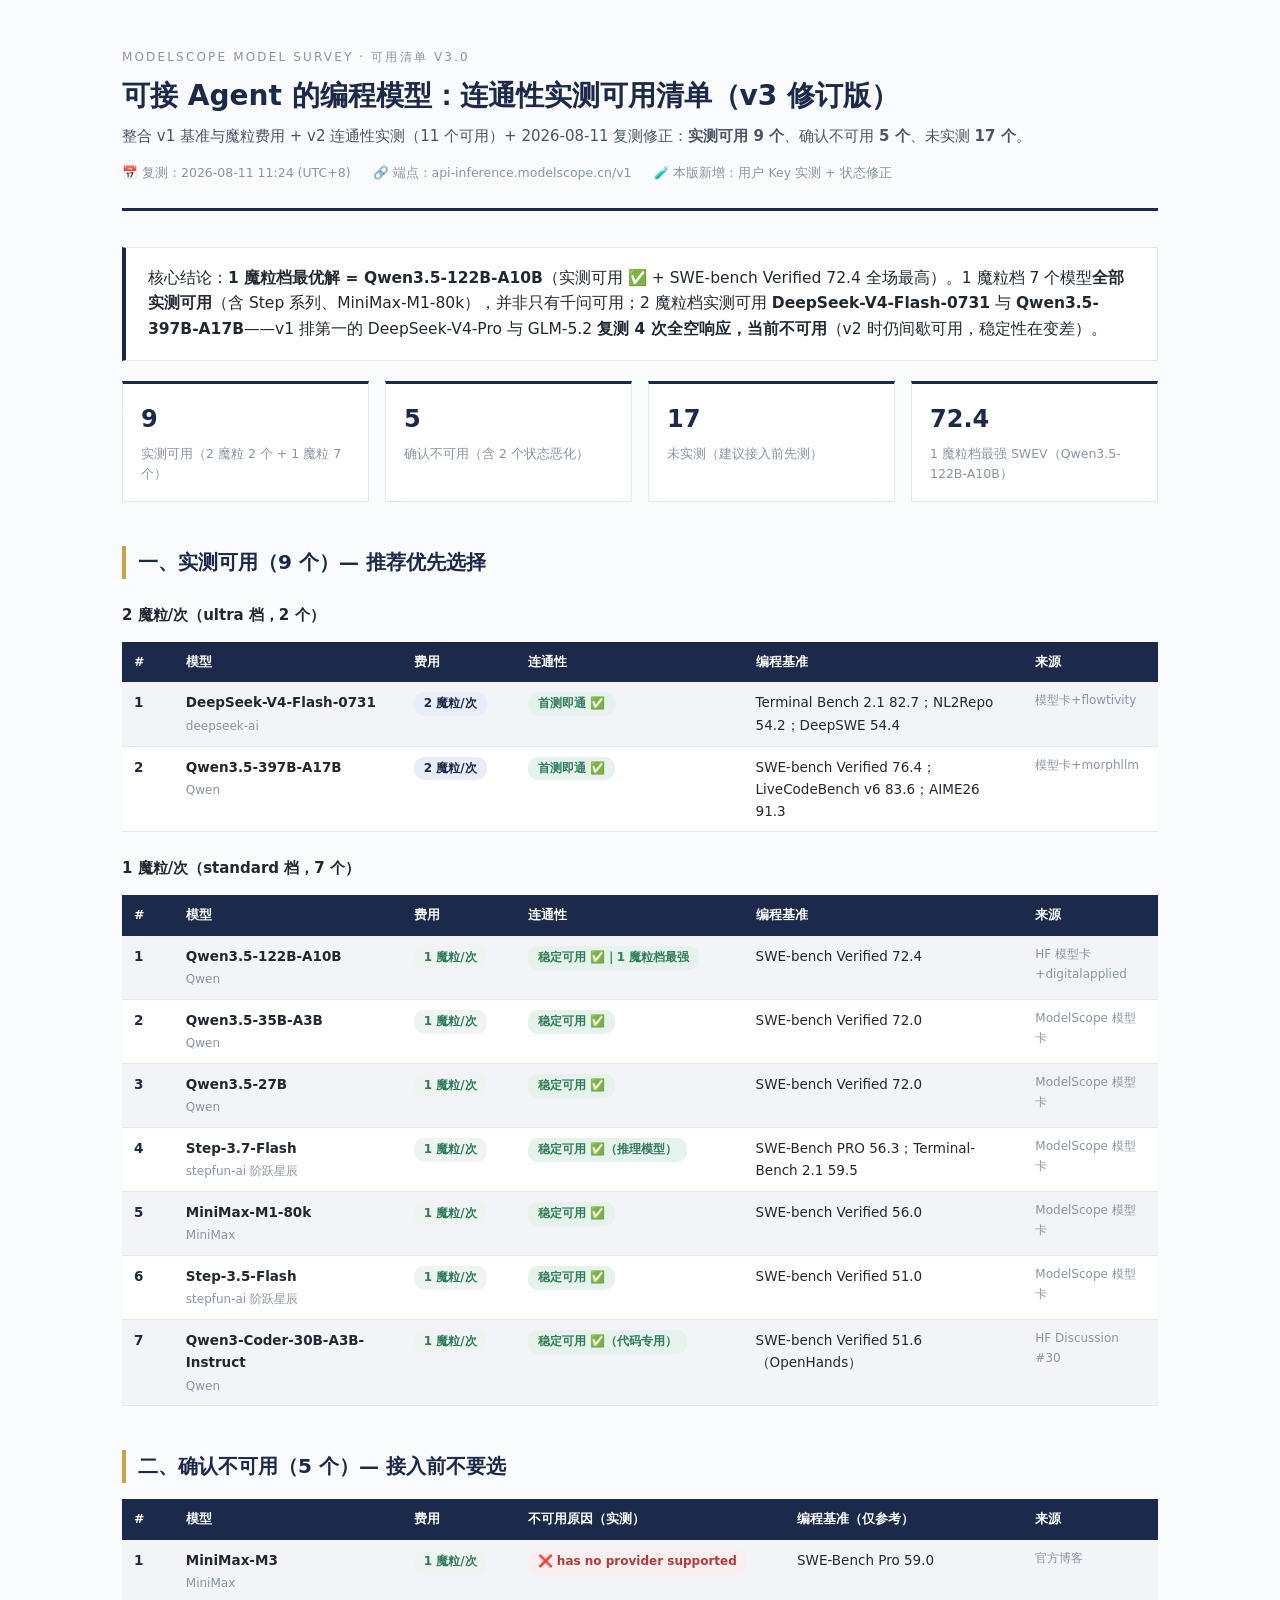
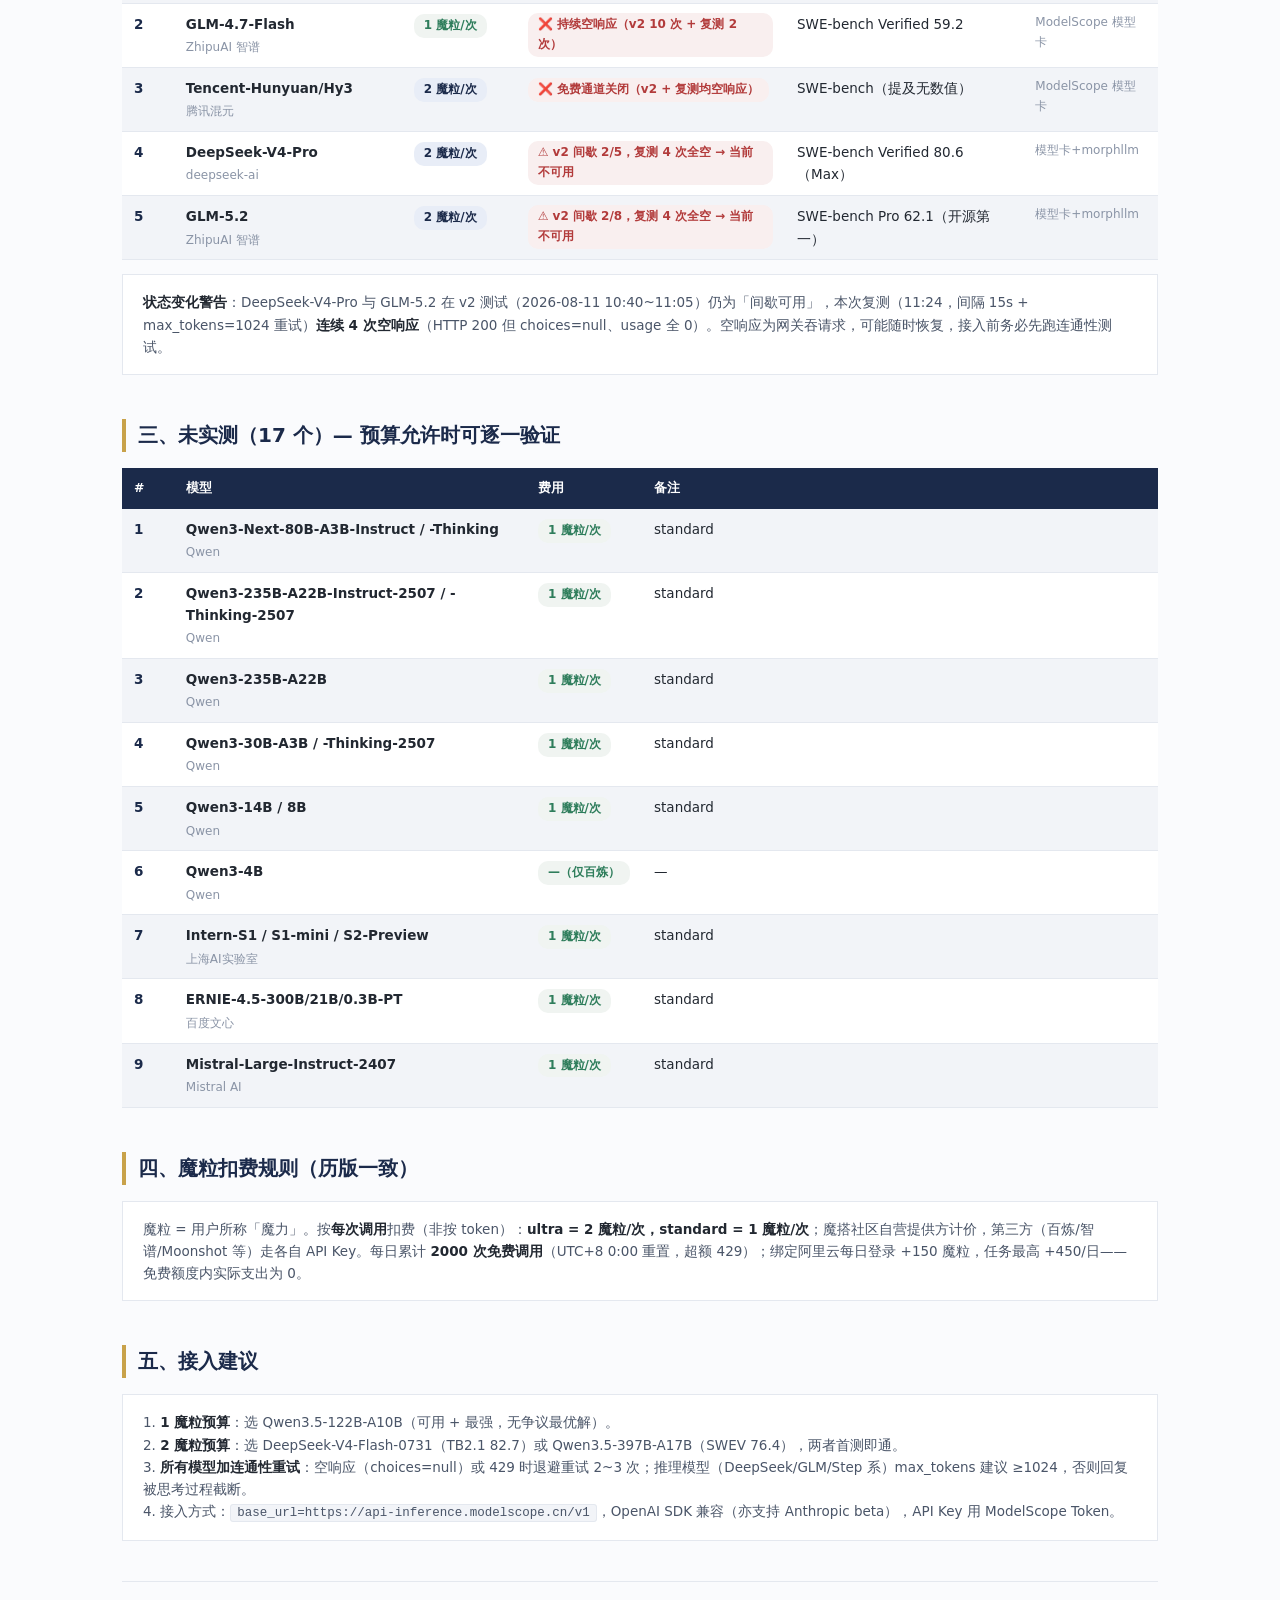
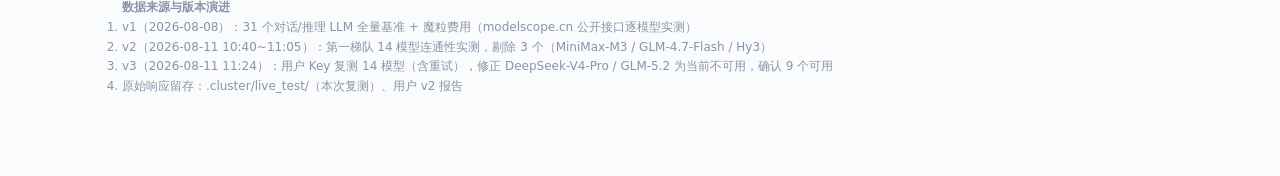
<file: providers/modelscope/最终报告/modelscope-可用模型清单-v3.html>
<!DOCTYPE html>
<html lang="zh-CN">
<head>
<meta charset="UTF-8">
<meta name="viewport" content="width=device-width, initial-scale=1.0">
<title>ModelScope 可用模型清单 v3.0 — 连通性实测修订版（2026-08-11）</title>
<style>
  :root{--navy:#1b2a4a;--gray-900:#222831;--gray-700:#4a5568;--gray-500:#8a94a6;
    --gray-200:#e4e8ef;--gray-100:#f2f4f8;--bg:#fafbfd;--accent:#c8a24a;--green:#2e7d5b;--red:#b23b3b;--amber:#b07d2b;}
  *{margin:0;padding:0;box-sizing:border-box;}
  body{font-family:"Segoe UI","Microsoft YaHei",system-ui,sans-serif;background:var(--bg);color:var(--gray-900);line-height:1.65;font-size:15px;}
  .wrap{max-width:1100px;margin:0 auto;padding:48px 32px 80px;}
  header{border-bottom:3px solid var(--navy);padding-bottom:24px;margin-bottom:36px;}
  .kicker{font-size:12px;letter-spacing:.18em;color:var(--gray-500);text-transform:uppercase;margin-bottom:10px;}
  h1{font-size:28px;color:var(--navy);font-weight:700;line-height:1.3;}
  .subtitle{color:var(--gray-700);margin-top:10px;font-size:15px;}
  .meta-line{margin-top:14px;font-size:12.5px;color:var(--gray-500);}
  .meta-line span{display:inline-block;margin-right:18px;}
  h2{font-size:20px;color:var(--navy);margin:44px 0 16px;padding-left:12px;border-left:4px solid var(--accent);font-weight:600;}
  h3{font-size:15px;color:var(--gray-900);margin:24px 0 10px;font-weight:600;}
  table{width:100%;border-collapse:collapse;background:#fff;margin:14px 0;font-size:13.5px;}
  th{background:var(--navy);color:#fff;text-align:left;padding:10px 12px;font-weight:600;font-size:12.5px;}
  td{padding:9px 12px;border-bottom:1px solid var(--gray-200);vertical-align:top;}
  tr:nth-child(even) td{background:var(--gray-100);}
  .rank{font-weight:700;color:var(--navy);}
  .muted{color:var(--gray-500);font-size:12px;}
  .cost-badge{display:inline-block;padding:2px 10px;border-radius:10px;font-size:12px;font-weight:600;white-space:nowrap;}
  .cost-2{background:#e8edf7;color:var(--navy);}
  .cost-1{background:#f0f4f1;color:var(--green);}
  .status{display:inline-block;padding:2px 10px;border-radius:10px;font-size:12px;font-weight:600;}
  .s-ok{background:#e6f2ec;color:var(--green);}
  .s-warn{background:#f7efe0;color:var(--amber);}
  .s-fail{background:#f9efef;color:var(--red);}
  .metrics{display:flex;gap:16px;flex-wrap:wrap;margin:20px 0;}
  .metric{flex:1;min-width:150px;background:#fff;border:1px solid var(--gray-200);border-top:3px solid var(--navy);padding:16px 18px;}
  .metric .num{font-size:24px;font-weight:700;color:var(--navy);}
  .metric .lbl{font-size:12.5px;color:var(--gray-500);margin-top:4px;}
  .note{background:#fff;border:1px solid var(--gray-200);padding:16px 20px;margin:14px 0;font-size:13.5px;color:var(--gray-700);}
  .note b{color:var(--gray-900);}
  .lead{font-size:15.5px;background:#fff;border:1px solid var(--gray-200);border-left:4px solid var(--navy);padding:18px 22px;}
  .footnotes{border-top:1px solid var(--gray-200);margin-top:40px;padding-top:16px;font-size:12px;color:var(--gray-500);}
  code{background:var(--gray-100);border:1px solid var(--gray-200);padding:1px 6px;border-radius:3px;font-size:12.5px;}
  @media(max-width:760px){.wrap{padding:24px 14px 60px;}h1{font-size:22px;}table{font-size:12px;}}
</style>
</head>
<body><div class="wrap">
<header>
  <div class="kicker">ModelScope Model Survey · 可用清单 v3.0</div>
  <h1>可接 Agent 的编程模型：连通性实测可用清单（v3 修订版）</h1>
  <div class="subtitle">整合 v1 基准与魔粒费用 + v2 连通性实测（11 个可用）+ 2026-08-11 复测修正：<b>实测可用 9 个</b>、确认不可用 <b>5 个</b>、未实测 <b>17 个</b>。</div>
  <div class="meta-line">
    <span>📅 复测：2026-08-11 11:24 (UTC+8)</span>
    <span>🔗 端点：api-inference.modelscope.cn/v1</span>
    <span>🧪 本版新增：用户 Key 实测 + 状态修正</span>
  </div>
</header>

<p class="lead">核心结论：<b>1 魔粒档最优解 = Qwen3.5-122B-A10B</b>（实测可用 ✅ + SWE-bench Verified 72.4 全场最高）。1 魔粒档 7 个模型<b>全部实测可用</b>（含 Step 系列、MiniMax-M1-80k），并非只有千问可用；2 魔粒档实测可用 <b>DeepSeek-V4-Flash-0731</b> 与 <b>Qwen3.5-397B-A17B</b>——v1 排第一的 DeepSeek-V4-Pro 与 GLM-5.2 <b>复测 4 次全空响应，当前不可用</b>（v2 时仍间歇可用，稳定性在变差）。</p>

<div class="metrics">
  <div class="metric"><div class="num">9</div><div class="lbl">实测可用（2 魔粒 2 个 + 1 魔粒 7 个）</div></div>
  <div class="metric"><div class="num">5</div><div class="lbl">确认不可用（含 2 个状态恶化）</div></div>
  <div class="metric"><div class="num">17</div><div class="lbl">未实测（建议接入前先测）</div></div>
  <div class="metric"><div class="num">72.4</div><div class="lbl">1 魔粒档最强 SWEV（Qwen3.5-122B-A10B）</div></div>
</div>

<h2>一、实测可用（9 个）— 推荐优先选择</h2>
<h3>2 魔粒/次（ultra 档，2 个）</h3>
<table>
  <tr><th style="width:5%">#</th><th style="width:22%">模型</th><th style="width:11%">费用</th><th style="width:22%">连通性</th><th>编程基准</th><th style="width:13%">来源</th></tr>
  <tr><td class="rank">1</td><td><b>DeepSeek-V4-Flash-0731</b><br><span class="muted">deepseek-ai</span></td><td><span class="cost-badge cost-2">2 魔粒/次</span></td><td><span class="status s-ok">首测即通 ✅</span></td><td>Terminal Bench 2.1 82.7；NL2Repo 54.2；DeepSWE 54.4</td><td class="muted">模型卡+flowtivity</td></tr><tr><td class="rank">2</td><td><b>Qwen3.5-397B-A17B</b><br><span class="muted">Qwen</span></td><td><span class="cost-badge cost-2">2 魔粒/次</span></td><td><span class="status s-ok">首测即通 ✅</span></td><td>SWE-bench Verified 76.4；LiveCodeBench v6 83.6；AIME26 91.3</td><td class="muted">模型卡+morphllm</td></tr>
</table>
<h3>1 魔粒/次（standard 档，7 个）</h3>
<table>
  <tr><th style="width:5%">#</th><th style="width:22%">模型</th><th style="width:11%">费用</th><th style="width:22%">连通性</th><th>编程基准</th><th style="width:13%">来源</th></tr>
  <tr><td class="rank">1</td><td><b>Qwen3.5-122B-A10B</b><br><span class="muted">Qwen</span></td><td><span class="cost-badge cost-1">1 魔粒/次</span></td><td><span class="status s-ok">稳定可用 ✅｜1 魔粒档最强</span></td><td>SWE-bench Verified 72.4</td><td class="muted">HF 模型卡+digitalapplied</td></tr><tr><td class="rank">2</td><td><b>Qwen3.5-35B-A3B</b><br><span class="muted">Qwen</span></td><td><span class="cost-badge cost-1">1 魔粒/次</span></td><td><span class="status s-ok">稳定可用 ✅</span></td><td>SWE-bench Verified 72.0</td><td class="muted">ModelScope 模型卡</td></tr><tr><td class="rank">3</td><td><b>Qwen3.5-27B</b><br><span class="muted">Qwen</span></td><td><span class="cost-badge cost-1">1 魔粒/次</span></td><td><span class="status s-ok">稳定可用 ✅</span></td><td>SWE-bench Verified 72.0</td><td class="muted">ModelScope 模型卡</td></tr><tr><td class="rank">4</td><td><b>Step-3.7-Flash</b><br><span class="muted">stepfun-ai 阶跃星辰</span></td><td><span class="cost-badge cost-1">1 魔粒/次</span></td><td><span class="status s-ok">稳定可用 ✅（推理模型）</span></td><td>SWE-Bench PRO 56.3；Terminal-Bench 2.1 59.5</td><td class="muted">ModelScope 模型卡</td></tr><tr><td class="rank">5</td><td><b>MiniMax-M1-80k</b><br><span class="muted">MiniMax</span></td><td><span class="cost-badge cost-1">1 魔粒/次</span></td><td><span class="status s-ok">稳定可用 ✅</span></td><td>SWE-bench Verified 56.0</td><td class="muted">ModelScope 模型卡</td></tr><tr><td class="rank">6</td><td><b>Step-3.5-Flash</b><br><span class="muted">stepfun-ai 阶跃星辰</span></td><td><span class="cost-badge cost-1">1 魔粒/次</span></td><td><span class="status s-ok">稳定可用 ✅</span></td><td>SWE-bench Verified 51.0</td><td class="muted">ModelScope 模型卡</td></tr><tr><td class="rank">7</td><td><b>Qwen3-Coder-30B-A3B-Instruct</b><br><span class="muted">Qwen</span></td><td><span class="cost-badge cost-1">1 魔粒/次</span></td><td><span class="status s-ok">稳定可用 ✅（代码专用）</span></td><td>SWE-bench Verified 51.6（OpenHands）</td><td class="muted">HF Discussion #30</td></tr>
</table>

<h2>二、确认不可用（5 个）— 接入前不要选</h2>
<table>
  <tr><th style="width:5%">#</th><th style="width:22%">模型</th><th style="width:11%">费用</th><th style="width:26%">不可用原因（实测）</th><th>编程基准（仅参考）</th><th style="width:13%">来源</th></tr>
  <tr><td class="rank">1</td><td><b>MiniMax-M3</b><br><span class="muted">MiniMax</span></td><td><span class="cost-badge cost-1">1 魔粒/次</span></td><td><span class="status s-fail">❌ has no provider supported</span></td><td>SWE-Bench Pro 59.0</td><td class="muted">官方博客</td></tr><tr><td class="rank">2</td><td><b>GLM-4.7-Flash</b><br><span class="muted">ZhipuAI 智谱</span></td><td><span class="cost-badge cost-1">1 魔粒/次</span></td><td><span class="status s-fail">❌ 持续空响应（v2 10 次 + 复测 2 次）</span></td><td>SWE-bench Verified 59.2</td><td class="muted">ModelScope 模型卡</td></tr><tr><td class="rank">3</td><td><b>Tencent-Hunyuan/Hy3</b><br><span class="muted">腾讯混元</span></td><td><span class="cost-badge cost-2">2 魔粒/次</span></td><td><span class="status s-fail">❌ 免费通道关闭（v2 + 复测均空响应）</span></td><td>SWE-bench（提及无数值）</td><td class="muted">ModelScope 模型卡</td></tr><tr><td class="rank">4</td><td><b>DeepSeek-V4-Pro</b><br><span class="muted">deepseek-ai</span></td><td><span class="cost-badge cost-2">2 魔粒/次</span></td><td><span class="status s-fail">⚠️ v2 间歇 2/5，复测 4 次全空 → 当前不可用</span></td><td>SWE-bench Verified 80.6（Max）</td><td class="muted">模型卡+morphllm</td></tr><tr><td class="rank">5</td><td><b>GLM-5.2</b><br><span class="muted">ZhipuAI 智谱</span></td><td><span class="cost-badge cost-2">2 魔粒/次</span></td><td><span class="status s-fail">⚠️ v2 间歇 2/8，复测 4 次全空 → 当前不可用</span></td><td>SWE-bench Pro 62.1（开源第一）</td><td class="muted">模型卡+morphllm</td></tr>
</table>
<div class="note"><b>状态变化警告</b>：DeepSeek-V4-Pro 与 GLM-5.2 在 v2 测试（2026-08-11 10:40~11:05）仍为「间歇可用」，本次复测（11:24，间隔 15s + max_tokens=1024 重试）<b>连续 4 次空响应</b>（HTTP 200 但 choices=null、usage 全 0）。空响应为网关吞请求，可能随时恢复，接入前务必先跑连通性测试。</div>

<h2>三、未实测（17 个）— 预算允许时可逐一验证</h2>
<table>
  <tr><th style="width:5%">#</th><th style="width:34%">模型</th><th style="width:11%">费用</th><th>备注</th></tr>
  <tr><td class="rank">1</td><td><b>Qwen3-Next-80B-A3B-Instruct / -Thinking</b><br><span class="muted">Qwen</span></td><td><span class="cost-badge cost-1">1 魔粒/次</span></td><td>standard</td></tr><tr><td class="rank">2</td><td><b>Qwen3-235B-A22B-Instruct-2507 / -Thinking-2507</b><br><span class="muted">Qwen</span></td><td><span class="cost-badge cost-1">1 魔粒/次</span></td><td>standard</td></tr><tr><td class="rank">3</td><td><b>Qwen3-235B-A22B</b><br><span class="muted">Qwen</span></td><td><span class="cost-badge cost-1">1 魔粒/次</span></td><td>standard</td></tr><tr><td class="rank">4</td><td><b>Qwen3-30B-A3B / -Thinking-2507</b><br><span class="muted">Qwen</span></td><td><span class="cost-badge cost-1">1 魔粒/次</span></td><td>standard</td></tr><tr><td class="rank">5</td><td><b>Qwen3-14B / 8B</b><br><span class="muted">Qwen</span></td><td><span class="cost-badge cost-1">1 魔粒/次</span></td><td>standard</td></tr><tr><td class="rank">6</td><td><b>Qwen3-4B</b><br><span class="muted">Qwen</span></td><td><span class="cost-badge cost-1">—（仅百炼）</span></td><td>—</td></tr><tr><td class="rank">7</td><td><b>Intern-S1 / S1-mini / S2-Preview</b><br><span class="muted">上海AI实验室</span></td><td><span class="cost-badge cost-1">1 魔粒/次</span></td><td>standard</td></tr><tr><td class="rank">8</td><td><b>ERNIE-4.5-300B/21B/0.3B-PT</b><br><span class="muted">百度文心</span></td><td><span class="cost-badge cost-1">1 魔粒/次</span></td><td>standard</td></tr><tr><td class="rank">9</td><td><b>Mistral-Large-Instruct-2407</b><br><span class="muted">Mistral AI</span></td><td><span class="cost-badge cost-1">1 魔粒/次</span></td><td>standard</td></tr>
</table>

<h2>四、魔粒扣费规则（历版一致）</h2>
<div class="note">
魔粒 = 用户所称「魔力」。按<b>每次调用</b>扣费（非按 token）：<b>ultra = 2 魔粒/次，standard = 1 魔粒/次</b>；魔搭社区自营提供方计价，第三方（百炼/智谱/Moonshot 等）走各自 API Key。每日累计 <b>2000 次免费调用</b>（UTC+8 0:00 重置，超额 429）；绑定阿里云每日登录 +150 魔粒，任务最高 +450/日——免费额度内实际支出为 0。
</div>

<h2>五、接入建议</h2>
<div class="note">
1. <b>1 魔粒预算</b>：选 Qwen3.5-122B-A10B（可用 + 最强，无争议最优解）。<br>
2. <b>2 魔粒预算</b>：选 DeepSeek-V4-Flash-0731（TB2.1 82.7）或 Qwen3.5-397B-A17B（SWEV 76.4），两者首测即通。<br>
3. <b>所有模型加连通性重试</b>：空响应（choices=null）或 429 时退避重试 2~3 次；推理模型（DeepSeek/GLM/Step 系）max_tokens 建议 ≥1024，否则回复被思考过程截断。<br>
4. 接入方式：<code>base_url=https://api-inference.modelscope.cn/v1</code>，OpenAI SDK 兼容（亦支持 Anthropic beta），API Key 用 ModelScope Token。
</div>

<div class="footnotes">
  <b>数据来源与版本演进</b>
  <ol>
    <li>v1（2026-08-08）：31 个对话/推理 LLM 全量基准 + 魔粒费用（modelscope.cn 公开接口逐模型实测）</li>
    <li>v2（2026-08-11 10:40~11:05）：第一梯队 14 模型连通性实测，剔除 3 个（MiniMax-M3 / GLM-4.7-Flash / Hy3）</li>
    <li>v3（2026-08-11 11:24）：用户 Key 复测 14 模型（含重试），修正 DeepSeek-V4-Pro / GLM-5.2 为当前不可用，确认 9 个可用</li>
    <li>原始响应留存：.cluster/live_test/（本次复测）、用户 v2 报告</li>
  </ol>
</div>
</div></body></html>
</file>
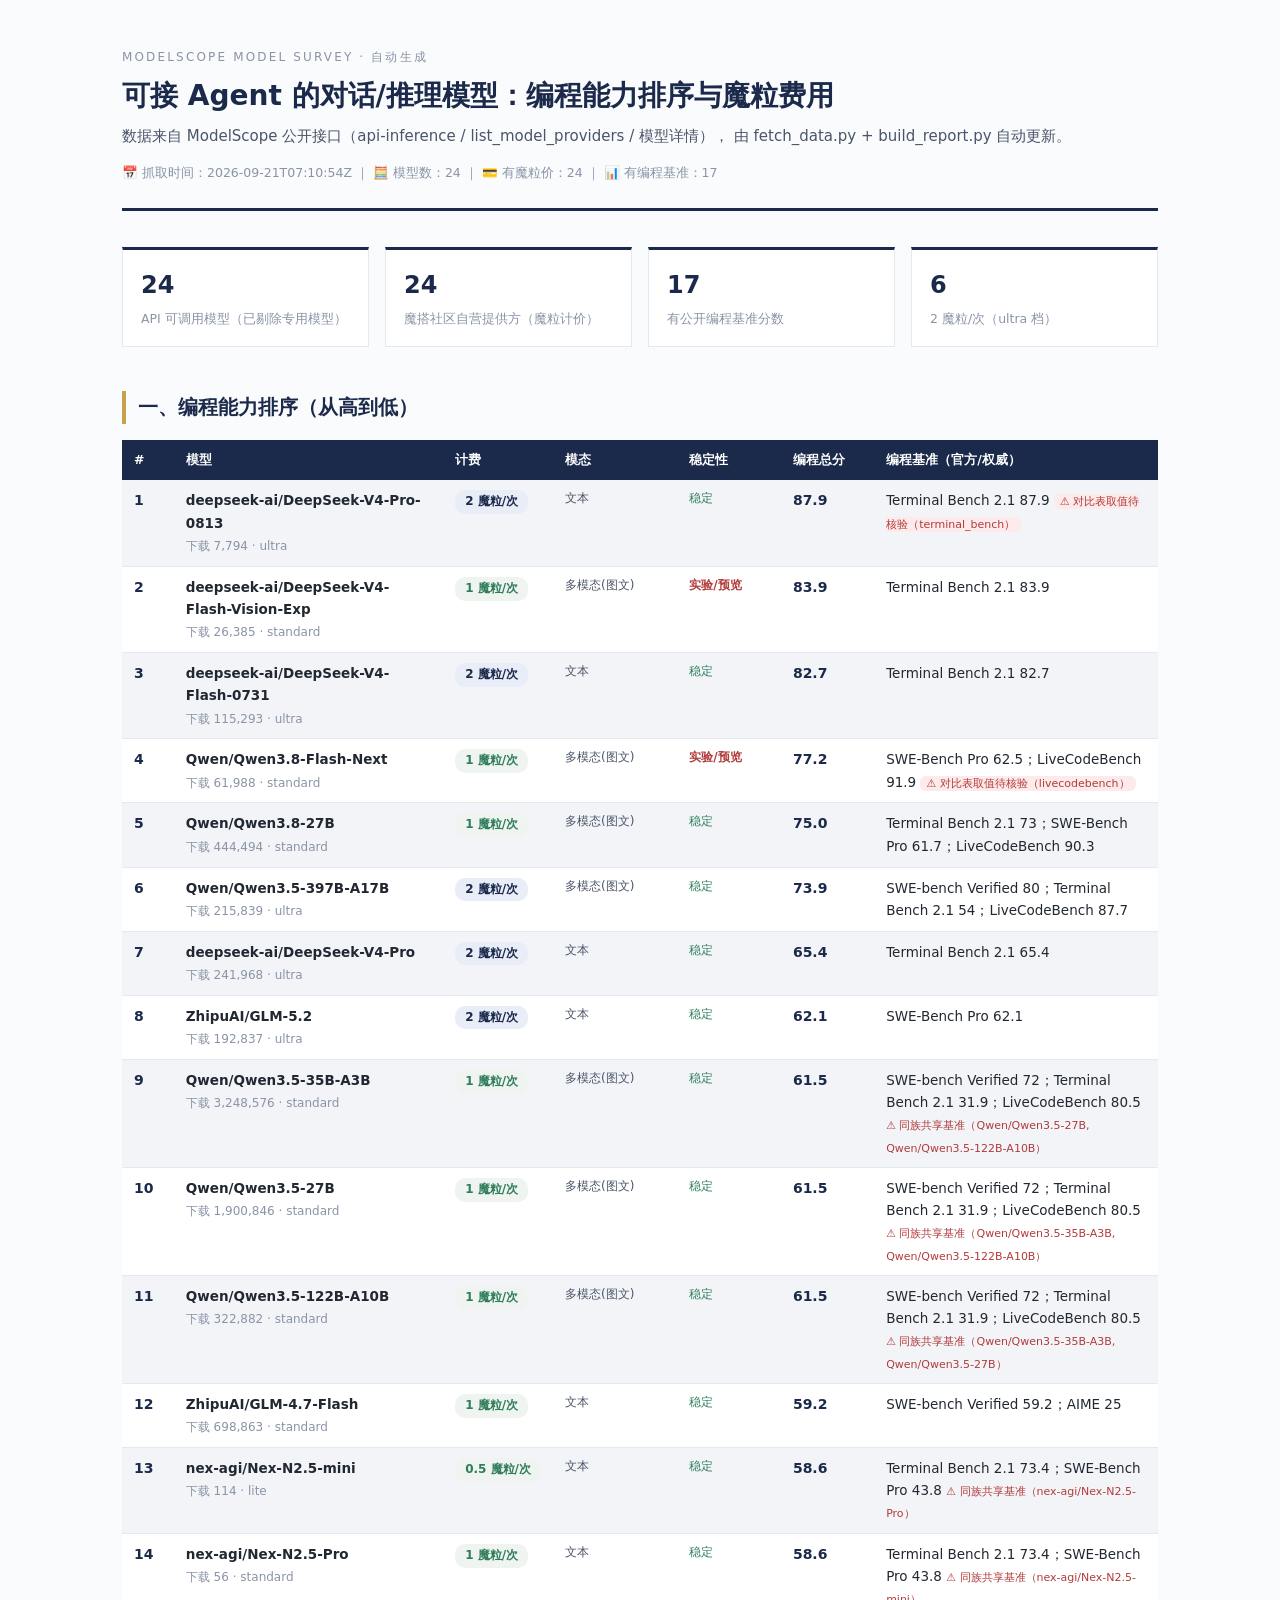
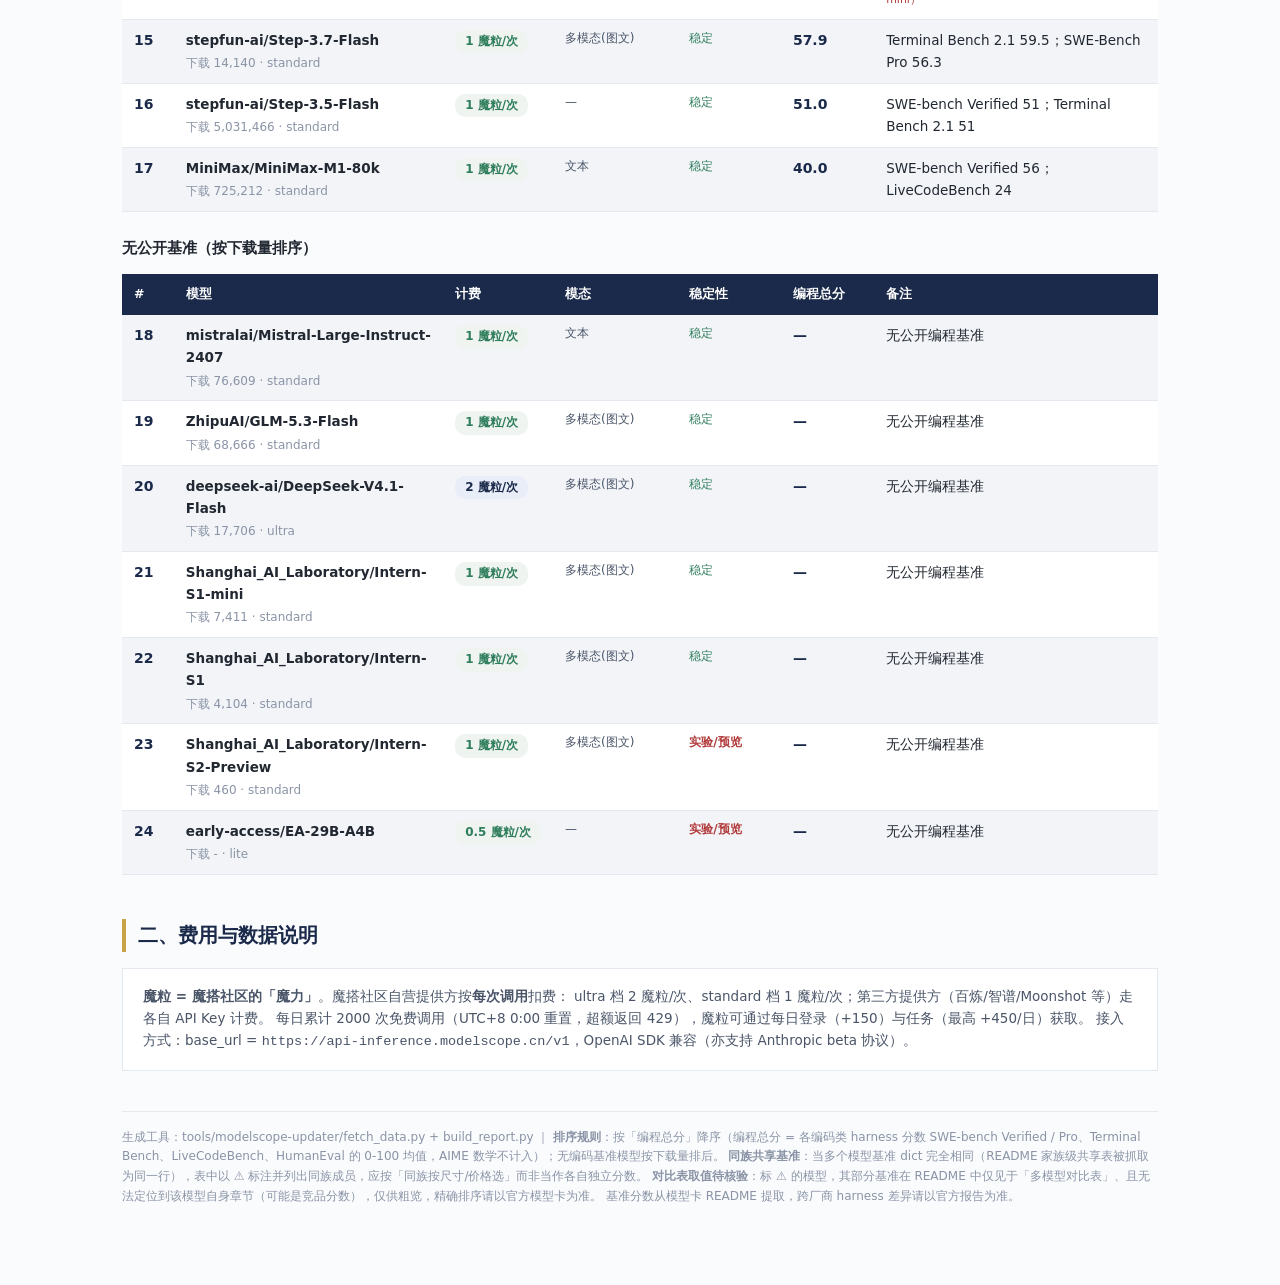
<file: providers/modelscope/最终报告/modelscope-编程模型排序与魔粒费用报告.html>
<!DOCTYPE html>
<html lang="zh-CN">
<head>
<meta charset="UTF-8">
<meta name="viewport" content="width=device-width, initial-scale=1.0">
<title>ModelScope 可接 Agent 模型：编程能力排序与魔粒费用（自动生成 2026-09-21T07:10:54Z）</title>
<style>
  :root{--navy:#1b2a4a;--gray-900:#222831;--gray-700:#4a5568;--gray-500:#8a94a6;
    --gray-200:#e4e8ef;--gray-100:#f2f4f8;--bg:#fafbfd;--accent:#c8a24a;--green:#2e7d5b;}
  *{margin:0;padding:0;box-sizing:border-box;}
  body{font-family:"Segoe UI","Microsoft YaHei",system-ui,sans-serif;background:var(--bg);
    color:var(--gray-900);line-height:1.65;font-size:15px;}
  .wrap{max-width:1100px;margin:0 auto;padding:48px 32px 80px;}
  header{border-bottom:3px solid var(--navy);padding-bottom:24px;margin-bottom:36px;}
  .kicker{font-size:12px;letter-spacing:.18em;color:var(--gray-500);text-transform:uppercase;margin-bottom:10px;}
  h1{font-size:28px;color:var(--navy);font-weight:700;line-height:1.3;}
  .subtitle{color:var(--gray-700);margin-top:10px;font-size:15px;}
  .meta-line{margin-top:14px;font-size:12.5px;color:var(--gray-500);}
  h2{font-size:20px;color:var(--navy);margin:44px 0 16px;padding-left:12px;border-left:4px solid var(--accent);font-weight:600;}
  h3{font-size:15px;color:var(--gray-900);margin:24px 0 10px;font-weight:600;}
  table{width:100%;border-collapse:collapse;background:#fff;margin:14px 0;font-size:13.5px;}
  th{background:var(--navy);color:#fff;text-align:left;padding:10px 12px;font-weight:600;font-size:12.5px;}
  td{padding:9px 12px;border-bottom:1px solid var(--gray-200);vertical-align:top;}
  tr:nth-child(even) td{background:var(--gray-100);}
  .rank{font-weight:700;color:var(--navy);font-size:14px;}
  .muted{color:var(--gray-500);font-size:12px;}
  .mod{font-size:12px;color:var(--gray-700);white-space:nowrap;}
  .stab{font-size:12px;white-space:nowrap;}
  .stab-exp{color:#b23b3b;font-weight:600;}
  .stab-stable{color:var(--green);}
  .score{font-weight:700;color:var(--navy);font-size:14px;white-space:nowrap;}
  .fam{font-size:11px;color:#b23b3b;}
  .cmpwarn{font-size:11px;color:#b23b3b;background:#fdeaea;padding:1px 6px;border-radius:6px;}
  .cost-badge{display:inline-block;padding:2px 10px;border-radius:10px;font-size:12px;font-weight:600;white-space:nowrap;}
  .cost-2{background:#e8edf7;color:var(--navy);}
  .cost-1{background:#f0f4f1;color:var(--green);}
  .cost-0{background:#f9efef;color:#b23b3b;}
  .metrics{display:flex;gap:16px;flex-wrap:wrap;margin:20px 0;}
  .metric{flex:1;min-width:150px;background:#fff;border:1px solid var(--gray-200);
    border-top:3px solid var(--navy);padding:16px 18px;}
  .metric .num{font-size:24px;font-weight:700;color:var(--navy);}
  .metric .lbl{font-size:12.5px;color:var(--gray-500);margin-top:4px;}
  .note{background:#fff;border:1px solid var(--gray-200);padding:16px 20px;margin:14px 0;
    font-size:13.5px;color:var(--gray-700);}
  .footnotes{border-top:1px solid var(--gray-200);margin-top:40px;padding-top:16px;
    font-size:12px;color:var(--gray-500);}
  @media(max-width:760px){.wrap{padding:24px 14px 60px;}h1{font-size:22px;}table{font-size:12px;}}
</style>
</head>
<body><div class="wrap">
<header>
  <div class="kicker">ModelScope Model Survey · 自动生成</div>
  <h1>可接 Agent 的对话/推理模型：编程能力排序与魔粒费用</h1>
  <div class="subtitle">数据来自 ModelScope 公开接口（api-inference / list_model_providers / 模型详情），
  由 fetch_data.py + build_report.py 自动更新。</div>
  <div class="meta-line">📅 抓取时间：2026-09-21T07:10:54Z ｜ 🧮 模型数：24 ｜ 💳 有魔粒价：24 ｜ 📊 有编程基准：17</div>
</header>

<div class="metrics">
  <div class="metric"><div class="num">24</div><div class="lbl">API 可调用模型（已剔除专用模型）</div></div>
  <div class="metric"><div class="num">24</div><div class="lbl">魔搭社区自营提供方（魔粒计价）</div></div>
  <div class="metric"><div class="num">17</div><div class="lbl">有公开编程基准分数</div></div>
  <div class="metric"><div class="num">6</div><div class="lbl">2 魔粒/次（ultra 档）</div></div>
</div>

<h2>一、编程能力排序（从高到低）</h2>
<table><tr><th style='width:5%'>#</th><th style='width:26%'>模型</th><th style='width:10%'>计费</th><th style='width:12%'>模态</th><th style='width:10%'>稳定性</th><th style='width:9%'>编程总分</th><th>编程基准（官方/权威）</th></tr><tr><td class="rank">1</td><td><b>deepseek-ai/DeepSeek-V4-Pro-0813</b><br><span class="muted">下载 7,794 · ultra</span></td><td><span class="cost-badge cost-2">2 魔粒/次</span></td><td class="mod">文本</td><td class="stab stab-stable">稳定</td><td class="score">87.9</td><td>Terminal Bench 2.1 87.9 <span class="cmpwarn">⚠ 对比表取值待核验（terminal_bench）</span></td></tr><tr><td class="rank">2</td><td><b>deepseek-ai/DeepSeek-V4-Flash-Vision-Exp</b><br><span class="muted">下载 26,385 · standard</span></td><td><span class="cost-badge cost-1">1 魔粒/次</span></td><td class="mod">多模态(图文)</td><td class="stab stab-exp">实验/预览</td><td class="score">83.9</td><td>Terminal Bench 2.1 83.9</td></tr><tr><td class="rank">3</td><td><b>deepseek-ai/DeepSeek-V4-Flash-0731</b><br><span class="muted">下载 115,293 · ultra</span></td><td><span class="cost-badge cost-2">2 魔粒/次</span></td><td class="mod">文本</td><td class="stab stab-stable">稳定</td><td class="score">82.7</td><td>Terminal Bench 2.1 82.7</td></tr><tr><td class="rank">4</td><td><b>Qwen/Qwen3.8-Flash-Next</b><br><span class="muted">下载 61,988 · standard</span></td><td><span class="cost-badge cost-1">1 魔粒/次</span></td><td class="mod">多模态(图文)</td><td class="stab stab-exp">实验/预览</td><td class="score">77.2</td><td>SWE-Bench Pro 62.5；LiveCodeBench 91.9 <span class="cmpwarn">⚠ 对比表取值待核验（livecodebench）</span></td></tr><tr><td class="rank">5</td><td><b>Qwen/Qwen3.8-27B</b><br><span class="muted">下载 444,494 · standard</span></td><td><span class="cost-badge cost-1">1 魔粒/次</span></td><td class="mod">多模态(图文)</td><td class="stab stab-stable">稳定</td><td class="score">75.0</td><td>Terminal Bench 2.1 73；SWE-Bench Pro 61.7；LiveCodeBench 90.3</td></tr><tr><td class="rank">6</td><td><b>Qwen/Qwen3.5-397B-A17B</b><br><span class="muted">下载 215,839 · ultra</span></td><td><span class="cost-badge cost-2">2 魔粒/次</span></td><td class="mod">多模态(图文)</td><td class="stab stab-stable">稳定</td><td class="score">73.9</td><td>SWE-bench Verified 80；Terminal Bench 2.1 54；LiveCodeBench 87.7</td></tr><tr><td class="rank">7</td><td><b>deepseek-ai/DeepSeek-V4-Pro</b><br><span class="muted">下载 241,968 · ultra</span></td><td><span class="cost-badge cost-2">2 魔粒/次</span></td><td class="mod">文本</td><td class="stab stab-stable">稳定</td><td class="score">65.4</td><td>Terminal Bench 2.1 65.4</td></tr><tr><td class="rank">8</td><td><b>ZhipuAI/GLM-5.2</b><br><span class="muted">下载 192,837 · ultra</span></td><td><span class="cost-badge cost-2">2 魔粒/次</span></td><td class="mod">文本</td><td class="stab stab-stable">稳定</td><td class="score">62.1</td><td>SWE-Bench Pro 62.1</td></tr><tr><td class="rank">9</td><td><b>Qwen/Qwen3.5-35B-A3B</b><br><span class="muted">下载 3,248,576 · standard</span></td><td><span class="cost-badge cost-1">1 魔粒/次</span></td><td class="mod">多模态(图文)</td><td class="stab stab-stable">稳定</td><td class="score">61.5</td><td>SWE-bench Verified 72；Terminal Bench 2.1 31.9；LiveCodeBench 80.5 <span class="fam">⚠ 同族共享基准（Qwen/Qwen3.5-27B, Qwen/Qwen3.5-122B-A10B）</span></td></tr><tr><td class="rank">10</td><td><b>Qwen/Qwen3.5-27B</b><br><span class="muted">下载 1,900,846 · standard</span></td><td><span class="cost-badge cost-1">1 魔粒/次</span></td><td class="mod">多模态(图文)</td><td class="stab stab-stable">稳定</td><td class="score">61.5</td><td>SWE-bench Verified 72；Terminal Bench 2.1 31.9；LiveCodeBench 80.5 <span class="fam">⚠ 同族共享基准（Qwen/Qwen3.5-35B-A3B, Qwen/Qwen3.5-122B-A10B）</span></td></tr><tr><td class="rank">11</td><td><b>Qwen/Qwen3.5-122B-A10B</b><br><span class="muted">下载 322,882 · standard</span></td><td><span class="cost-badge cost-1">1 魔粒/次</span></td><td class="mod">多模态(图文)</td><td class="stab stab-stable">稳定</td><td class="score">61.5</td><td>SWE-bench Verified 72；Terminal Bench 2.1 31.9；LiveCodeBench 80.5 <span class="fam">⚠ 同族共享基准（Qwen/Qwen3.5-35B-A3B, Qwen/Qwen3.5-27B）</span></td></tr><tr><td class="rank">12</td><td><b>ZhipuAI/GLM-4.7-Flash</b><br><span class="muted">下载 698,863 · standard</span></td><td><span class="cost-badge cost-1">1 魔粒/次</span></td><td class="mod">文本</td><td class="stab stab-stable">稳定</td><td class="score">59.2</td><td>SWE-bench Verified 59.2；AIME 25</td></tr><tr><td class="rank">13</td><td><b>nex-agi/Nex-N2.5-mini</b><br><span class="muted">下载 114 · lite</span></td><td><span class="cost-badge cost-1">0.5 魔粒/次</span></td><td class="mod">文本</td><td class="stab stab-stable">稳定</td><td class="score">58.6</td><td>Terminal Bench 2.1 73.4；SWE-Bench Pro 43.8 <span class="fam">⚠ 同族共享基准（nex-agi/Nex-N2.5-Pro）</span></td></tr><tr><td class="rank">14</td><td><b>nex-agi/Nex-N2.5-Pro</b><br><span class="muted">下载 56 · standard</span></td><td><span class="cost-badge cost-1">1 魔粒/次</span></td><td class="mod">文本</td><td class="stab stab-stable">稳定</td><td class="score">58.6</td><td>Terminal Bench 2.1 73.4；SWE-Bench Pro 43.8 <span class="fam">⚠ 同族共享基准（nex-agi/Nex-N2.5-mini）</span></td></tr><tr><td class="rank">15</td><td><b>stepfun-ai/Step-3.7-Flash</b><br><span class="muted">下载 14,140 · standard</span></td><td><span class="cost-badge cost-1">1 魔粒/次</span></td><td class="mod">多模态(图文)</td><td class="stab stab-stable">稳定</td><td class="score">57.9</td><td>Terminal Bench 2.1 59.5；SWE-Bench Pro 56.3</td></tr><tr><td class="rank">16</td><td><b>stepfun-ai/Step-3.5-Flash</b><br><span class="muted">下载 5,031,466 · standard</span></td><td><span class="cost-badge cost-1">1 魔粒/次</span></td><td class="mod">—</td><td class="stab stab-stable">稳定</td><td class="score">51.0</td><td>SWE-bench Verified 51；Terminal Bench 2.1 51</td></tr><tr><td class="rank">17</td><td><b>MiniMax/MiniMax-M1-80k</b><br><span class="muted">下载 725,212 · standard</span></td><td><span class="cost-badge cost-1">1 魔粒/次</span></td><td class="mod">文本</td><td class="stab stab-stable">稳定</td><td class="score">40.0</td><td>SWE-bench Verified 56；LiveCodeBench 24</td></tr></table>
<h3>无公开基准（按下载量排序）</h3><table><tr><th style='width:5%'>#</th><th style='width:26%'>模型</th><th style='width:10%'>计费</th><th style='width:12%'>模态</th><th style='width:10%'>稳定性</th><th style='width:9%'>编程总分</th><th>备注</th></tr><tr><td class="rank">18</td><td><b>mistralai/Mistral-Large-Instruct-2407</b><br><span class="muted">下载 76,609 · standard</span></td><td><span class="cost-badge cost-1">1 魔粒/次</span></td><td class="mod">文本</td><td class="stab stab-stable">稳定</td><td class="score">—</td><td>无公开编程基准</td></tr><tr><td class="rank">19</td><td><b>ZhipuAI/GLM-5.3-Flash</b><br><span class="muted">下载 68,666 · standard</span></td><td><span class="cost-badge cost-1">1 魔粒/次</span></td><td class="mod">多模态(图文)</td><td class="stab stab-stable">稳定</td><td class="score">—</td><td>无公开编程基准</td></tr><tr><td class="rank">20</td><td><b>deepseek-ai/DeepSeek-V4.1-Flash</b><br><span class="muted">下载 17,706 · ultra</span></td><td><span class="cost-badge cost-2">2 魔粒/次</span></td><td class="mod">多模态(图文)</td><td class="stab stab-stable">稳定</td><td class="score">—</td><td>无公开编程基准</td></tr><tr><td class="rank">21</td><td><b>Shanghai_AI_Laboratory/Intern-S1-mini</b><br><span class="muted">下载 7,411 · standard</span></td><td><span class="cost-badge cost-1">1 魔粒/次</span></td><td class="mod">多模态(图文)</td><td class="stab stab-stable">稳定</td><td class="score">—</td><td>无公开编程基准</td></tr><tr><td class="rank">22</td><td><b>Shanghai_AI_Laboratory/Intern-S1</b><br><span class="muted">下载 4,104 · standard</span></td><td><span class="cost-badge cost-1">1 魔粒/次</span></td><td class="mod">多模态(图文)</td><td class="stab stab-stable">稳定</td><td class="score">—</td><td>无公开编程基准</td></tr><tr><td class="rank">23</td><td><b>Shanghai_AI_Laboratory/Intern-S2-Preview</b><br><span class="muted">下载 460 · standard</span></td><td><span class="cost-badge cost-1">1 魔粒/次</span></td><td class="mod">多模态(图文)</td><td class="stab stab-exp">实验/预览</td><td class="score">—</td><td>无公开编程基准</td></tr><tr><td class="rank">24</td><td><b>early-access/EA-29B-A4B</b><br><span class="muted">下载 - · lite</span></td><td><span class="cost-badge cost-1">0.5 魔粒/次</span></td><td class="mod">—</td><td class="stab stab-exp">实验/预览</td><td class="score">—</td><td>无公开编程基准</td></tr></table>

<h2>二、费用与数据说明</h2>
<div class="note">
<b>魔粒 = 魔搭社区的「魔力」</b>。魔搭社区自营提供方按<b>每次调用</b>扣费：
ultra 档 2 魔粒/次、standard 档 1 魔粒/次；第三方提供方（百炼/智谱/Moonshot 等）走各自 API Key 计费。
每日累计 2000 次免费调用（UTC+8 0:00 重置，超额返回 429），魔粒可通过每日登录（+150）与任务（最高 +450/日）获取。
接入方式：base_url = <code>https://api-inference.modelscope.cn/v1</code>，OpenAI SDK 兼容（亦支持 Anthropic beta 协议）。
</div>

<div class="footnotes">
  生成工具：tools/modelscope-updater/fetch_data.py + build_report.py ｜
  <b>排序规则</b>：按「编程总分」降序（编程总分 = 各编码类 harness 分数 SWE-bench Verified / Pro、Terminal Bench、LiveCodeBench、HumanEval 的 0-100 均值，AIME 数学不计入）；无编码基准模型按下载量排后。
  <b>同族共享基准</b>：当多个模型基准 dict 完全相同（README 家族级共享表被抓取为同一行），表中以 ⚠ 标注并列出同族成员，应按「同族按尺寸/价格选」而非当作各自独立分数。
  <b>对比表取值待核验</b>：标 ⚠ 的模型，其部分基准在 README 中仅见于「多模型对比表」、且无法定位到该模型自身章节（可能是竞品分数），仅供粗览，精确排序请以官方模型卡为准。
  基准分数从模型卡 README 提取，跨厂商 harness 差异请以官方报告为准。
</div>
</div></body></html>
</file>
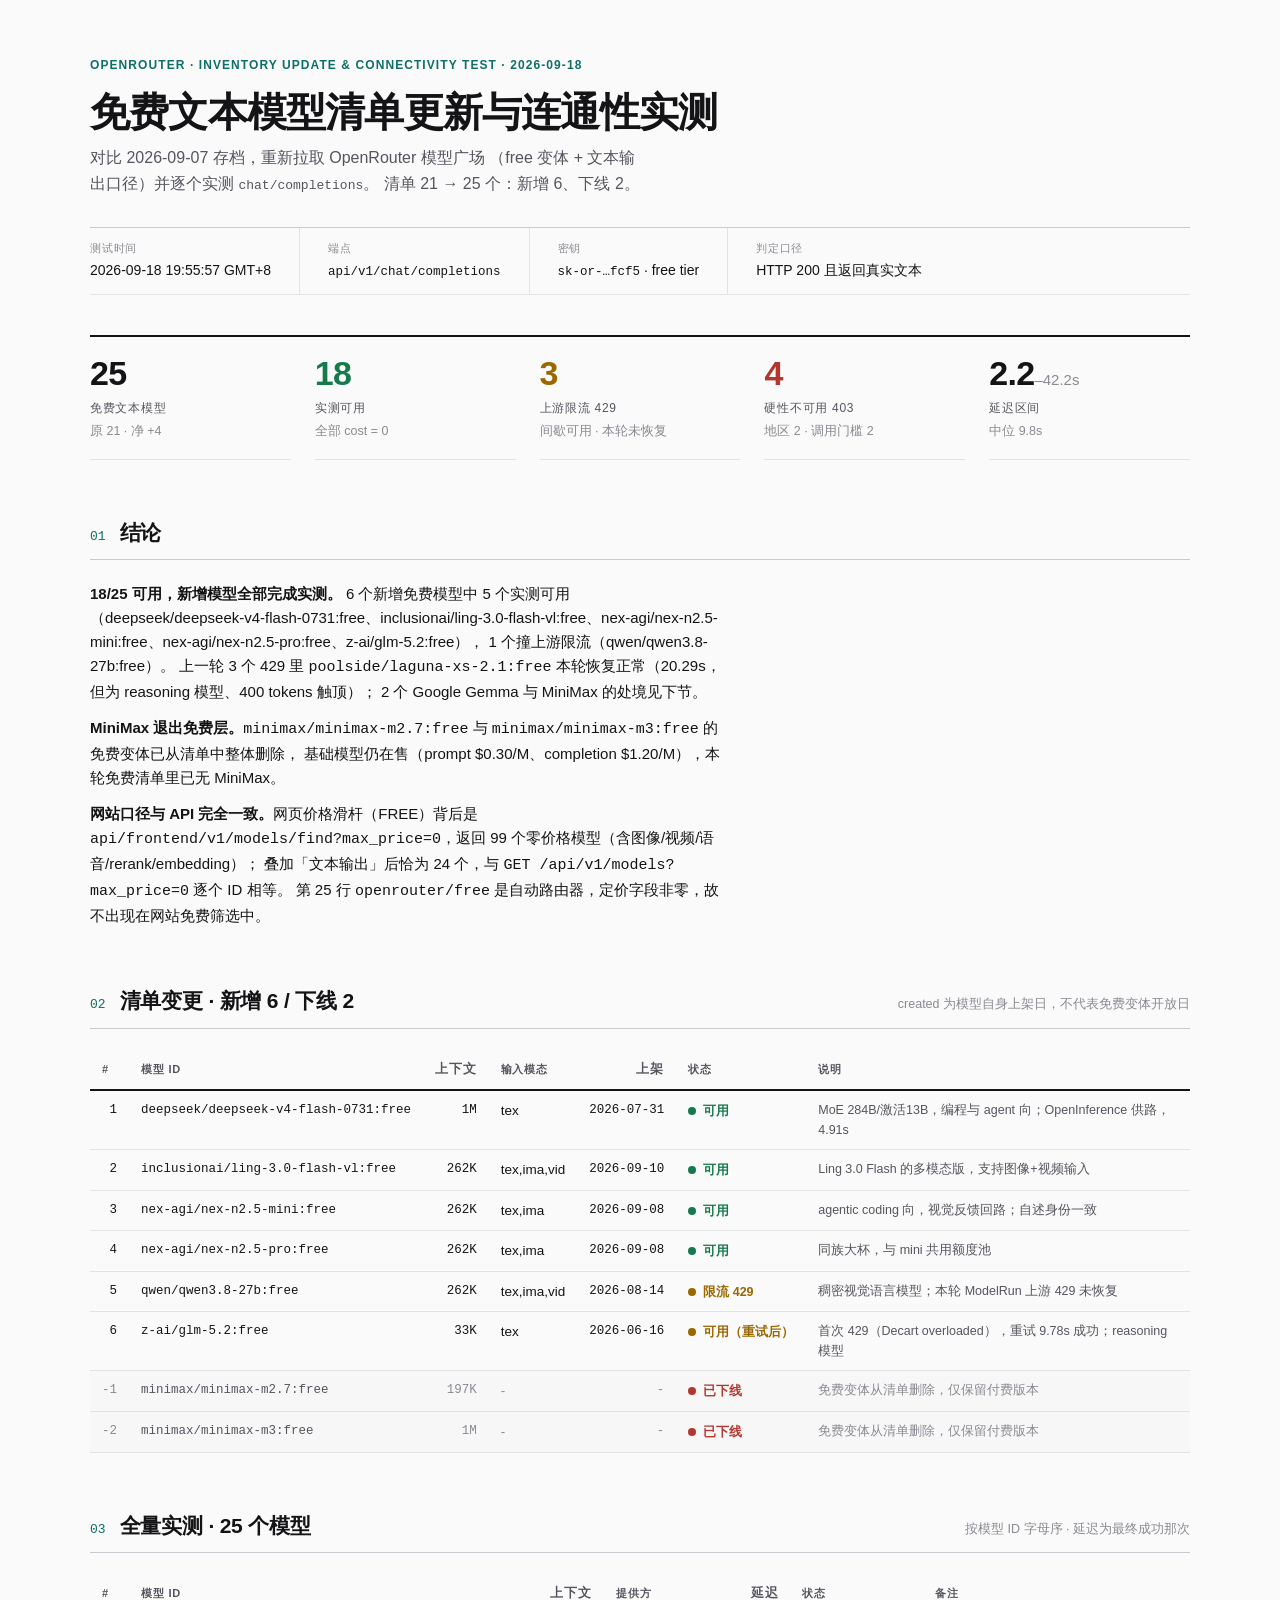
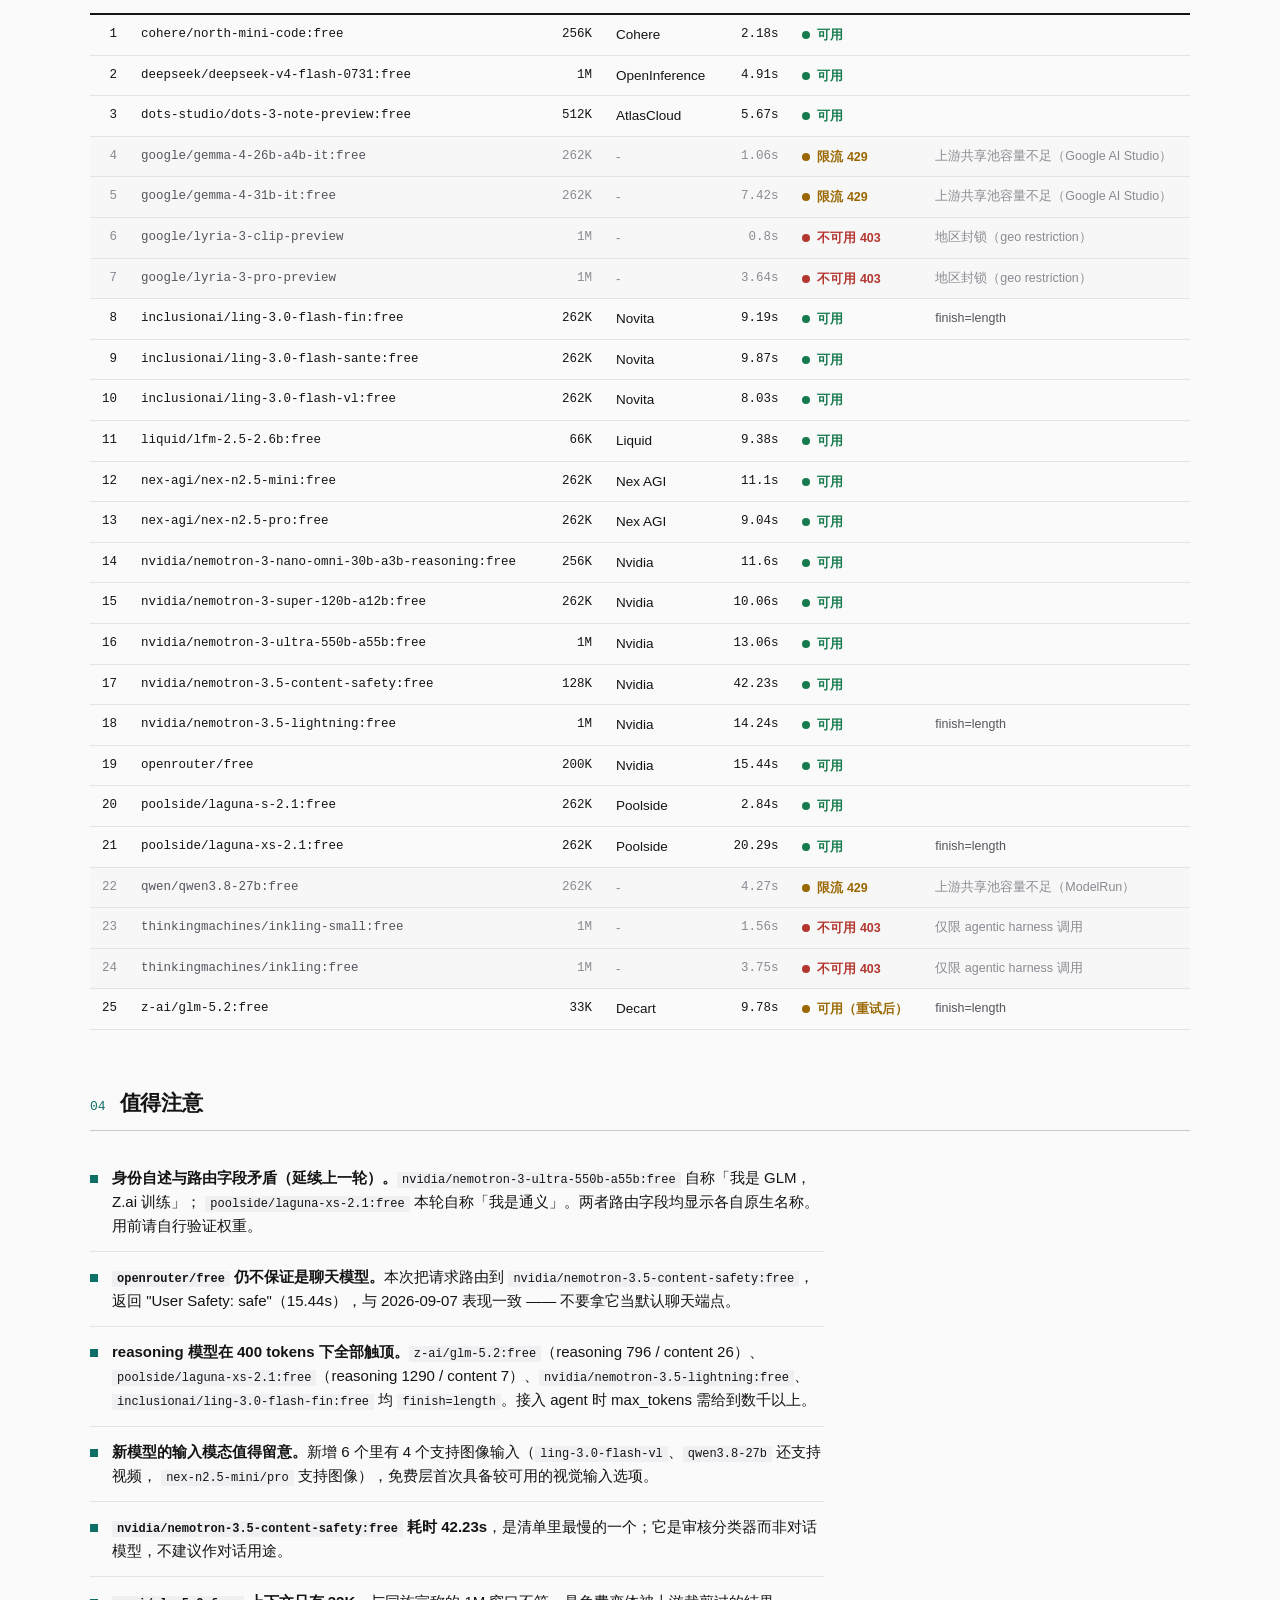
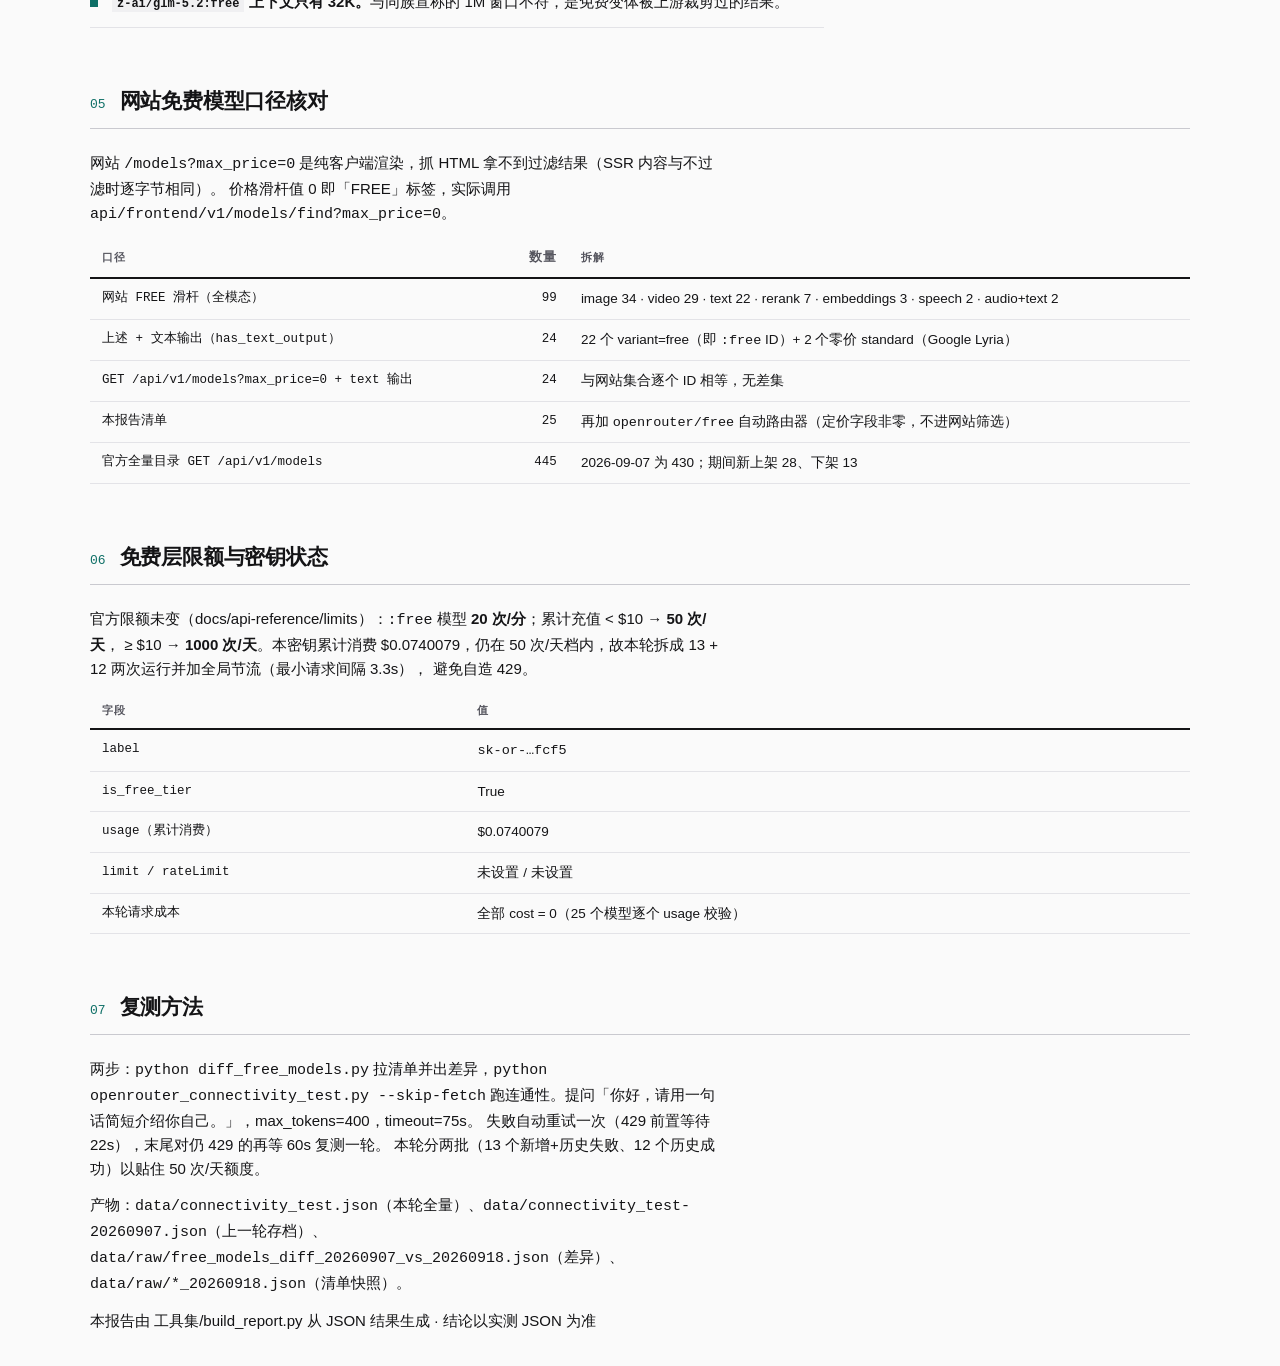
<file: providers/openrouter/最终报告/openrouter-免费模型清单更新与连通性实测-20260918.html>
<!DOCTYPE html>
<html lang="zh-CN"><head><meta charset="UTF-8">
<meta name="viewport" content="width=device-width, initial-scale=1.0">
<title>OpenRouter 免费文本模型清单更新与连通性实测 · 2026-09-18</title>
<style>
  :root{
    --bg:#fafafa; --ink:#141416; --ink-2:#55555e; --ink-3:#8a8a92;
    --line:#e3e3e7; --line-strong:#c9c9cf;
    --accent:#0e6f66;
    --ok:#167a4d; --warn:#9a6700; --bad:#b3372f;
    --mono:"Cascadia Mono","Consolas","Courier New",monospace;
    --sans:"Segoe UI","Microsoft YaHei","PingFang SC",sans-serif;
  }
  *{margin:0;padding:0;box-sizing:border-box}
  html{background:var(--bg)}
  body{font-family:var(--sans);color:var(--ink);font-size:15px;line-height:1.6;
       -webkit-font-smoothing:antialiased}
  .canvas{max-width:1180px;margin:0 auto;padding:56px 40px 64px}

  /* ---------- header ---------- */
  .kicker{font-size:12px;letter-spacing:.09em;text-transform:uppercase;color:var(--accent);font-weight:600}
  h1{font-size:40px;line-height:1.15;letter-spacing:-0.02em;font-weight:600;margin:14px 0 10px}
  .lede{font-size:16px;color:var(--ink-2);max-width:62ch}
  .meta-row{display:flex;flex-wrap:wrap;gap:0;margin-top:30px;border-top:1px solid var(--line-strong);border-bottom:1px solid var(--line)}
  .meta-cell{padding:12px 28px 12px 0;margin-right:28px;border-right:1px solid var(--line)}
  .meta-cell:last-child{border-right:none}
  .meta-k{font-size:11px;letter-spacing:.07em;text-transform:uppercase;color:var(--ink-3)}
  .meta-v{font-size:14px;margin-top:2px}
  .meta-v code{font-family:var(--mono);font-size:12.5px}

  /* ---------- metrics ---------- */
  .metrics{display:flex;flex-wrap:wrap;margin:40px 0 8px;border-top:2px solid var(--ink)}
  .metric{flex:1 1 180px;padding:18px 24px 18px 0;margin-right:24px;border-bottom:1px solid var(--line)}
  .metric:last-child{margin-right:0}
  .metric .num{font-size:34px;font-weight:600;letter-spacing:-0.02em;line-height:1.1}
  .metric .num small{font-size:15px;font-weight:400;color:var(--ink-3);letter-spacing:0}
  .metric .lbl{font-size:12px;letter-spacing:.06em;text-transform:uppercase;color:var(--ink-2);margin-top:6px}
  .metric .sub{font-size:12.5px;color:var(--ink-3);margin-top:3px}

  /* ---------- sections ---------- */
  section{margin-top:56px}
  .sec-head{display:flex;align-items:baseline;gap:14px;border-bottom:1px solid var(--line-strong);padding-bottom:10px;margin-bottom:22px}
  .sec-no{font-family:var(--mono);font-size:13px;color:var(--accent)}
  .sec-title{font-size:21px;font-weight:600;letter-spacing:-0.01em}
  .sec-note{margin-left:auto;font-size:12.5px;color:var(--ink-3)}

  p.body{max-width:76ch;color:var(--ink);margin-bottom:12px}
  p.body b{font-weight:600}

  /* ---------- table ---------- */
  table{width:100%;border-collapse:collapse;font-size:13.5px}
  thead th{font-size:11px;letter-spacing:.07em;text-transform:uppercase;color:var(--ink-2);font-weight:600;
           text-align:left;padding:9px 12px;border-bottom:2px solid var(--ink);white-space:nowrap}
  tbody td{padding:9px 12px;border-bottom:1px solid var(--line);vertical-align:top}
  tbody tr:hover{background:#f2f2f4}
  td.mid{font-family:var(--mono);font-size:12.5px;white-space:nowrap}
  td.num,th.num{text-align:right;font-family:var(--mono);font-size:12.5px;white-space:nowrap}
  .st{display:inline-flex;align-items:center;gap:7px;white-space:nowrap;font-weight:600;font-size:12.5px}
  .dot{width:8px;height:8px;border-radius:50%;display:inline-block;flex:none}
  .dot.ok{background:var(--ok)} .dot.warn{background:var(--warn)} .dot.bad{background:var(--bad)}
  .st.ok{color:var(--ok)} .st.warn{color:var(--warn)} .st.bad{color:var(--bad)}
  td .note{color:var(--ink-2);font-size:12.5px}

  /* ---------- failure blocks ---------- */
  .fail-grid{display:grid;grid-template-columns:repeat(3,1fr);gap:0;border-top:1px solid var(--line-strong)}
  .fail-block{padding:20px 26px 20px 0;margin-right:26px;border-bottom:1px solid var(--line)}
  .fail-block:last-child{margin-right:0;border-right:none}
  .fail-k{font-size:11px;letter-spacing:.08em;text-transform:uppercase;font-weight:600;margin-bottom:8px}
  .fail-k.warn{color:var(--warn)} .fail-k.bad{color:var(--bad)}
  .fail-title{font-size:15.5px;font-weight:600;margin-bottom:6px}
  .fail-block p{font-size:13.5px;color:var(--ink-2);max-width:40ch}
  .fail-models{margin-top:10px;font-family:var(--mono);font-size:11.5px;color:var(--ink-2);line-height:1.8;word-break:break-all}
  .fail-fix{margin-top:10px;font-size:12.5px;color:var(--ink)}
  .fail-fix b{font-weight:600;color:var(--accent)}

  /* ---------- findings ---------- */
  ol.findings{list-style:none;counter-reset:f;max-width:88ch}
  ol.findings li{counter-increment:f;position:relative;padding:14px 0 14px 46px;border-bottom:1px solid var(--line)}
  ol.findings li::before{content:counter(f,decimal-leading-zero);position:absolute;left:0;top:14px;
       font-family:var(--mono);font-size:13px;color:var(--accent)}
  ol.findings .f-t{font-weight:600;margin-bottom:3px}
  ol.findings .f-d{font-size:13.5px;color:var(--ink-2)}
  ol.findings code{font-family:var(--mono);font-size:12px;background:#f0f0f2;padding:1px 5px}

  /* ---------- limits ---------- */
  .limits-wrap{display:flex;gap:48px;align-items:flex-start;flex-wrap:wrap}
  .limits-wrap table{flex:1 1 380px}
  .kv{flex:1 1 320px;font-size:13.5px}
  .kv .row{display:flex;gap:10px;padding:8px 0;border-bottom:1px solid var(--line)}
  .kv .k{flex:0 0 128px;color:var(--ink-3);font-size:12px;letter-spacing:.04em;text-transform:uppercase;padding-top:2px}
  .kv .v{flex:1}

  /* ---------- method / footer ---------- */
  .method{font-size:13.5px;color:var(--ink-2);max-width:80ch}
  .method code{font-family:var(--mono);font-size:12px;background:#f0f0f2;padding:1px 5px}
  .colophon{margin-top:64px;border-top:2px solid var(--ink);padding-top:14px;display:flex;justify-content:space-between;gap:20px;flex-wrap:wrap}
  .colophon div{font-size:12px;color:var(--ink-3)}
  .colophon code{font-family:var(--mono);font-size:11px}
  
  /* ---------- additions for 2026-09-18 report ---------- */
  td.note{color:var(--ink-2);font-size:12.5px}
  tbody tr.dim{background:#f7f7f8}
  tbody tr.dim td{color:var(--ink-3)}
  tbody tr.dim td.mid{color:var(--ink-2)}
  tbody tr.dim:hover{background:#f2f2f4}
  ul.findings{list-style:none;max-width:88ch}
  ul.findings li{position:relative;padding:13px 0 13px 22px;border-bottom:1px solid var(--line)}
  ul.findings li::before{content:"";position:absolute;left:0;top:22px;width:8px;height:8px;background:var(--accent)}
  ul.findings code{font-family:var(--mono);font-size:12px;background:#f0f0f2;padding:1px 5px}
  @media print{ body{background:#fff} .canvas{padding:20px 8px} tbody tr:hover{background:none} }
</style></head><body><div class="canvas">
<div class="kicker">OpenRouter · Inventory Update &amp; Connectivity Test · 2026-09-18</div>
<h1>免费文本模型清单更新与连通性实测</h1>
<p class="lede">对比 2026-09-07 存档，重新拉取 OpenRouter 模型广场
（free 变体 + 文本输出口径）并逐个实测 <code style="font-family:var(--mono);font-size:13px">chat/completions</code>。
清单 21 → 25 个：新增 6、下线 2。</p>
<div class="meta-row">
  <div class="meta-cell"><div class="meta-k">测试时间</div><div class="meta-v">2026-09-18 19:55:57 GMT+8</div></div>
  <div class="meta-cell"><div class="meta-k">端点</div><div class="meta-v"><code>api/v1/chat/completions</code></div></div>
  <div class="meta-cell"><div class="meta-k">密钥</div><div class="meta-v"><code>sk-or-…fcf5</code> · free tier</div></div>
  <div class="meta-cell"><div class="meta-k">判定口径</div><div class="meta-v">HTTP 200 且返回真实文本</div></div>
</div>
<div class="metrics">
<div class="metric"><div class="num">25</div><div class="lbl">免费文本模型</div><div class="sub">原 21 · 净 +4</div></div>
<div class="metric"><div class="num" style="color:var(--ok)">18</div><div class="lbl">实测可用</div><div class="sub">全部 cost = 0</div></div>
<div class="metric"><div class="num" style="color:var(--warn)">3</div><div class="lbl">上游限流 429</div><div class="sub">间歇可用 · 本轮未恢复</div></div>
<div class="metric"><div class="num" style="color:var(--bad)">4</div><div class="lbl">硬性不可用 403</div><div class="sub">地区 2 · 调用门槛 2</div></div>
<div class="metric"><div class="num">2.2<small>–42.2s</small></div><div class="lbl">延迟区间</div><div class="sub">中位 9.8s</div></div>
</div>
<section><div class="sec-head"><span class="sec-no">01</span><span class="sec-title">结论</span></div>
<p class="body"><b>18/25 可用，新增模型全部完成实测。</b>
6 个新增免费模型中 5 个实测可用（deepseek/deepseek-v4-flash-0731:free、inclusionai/ling-3.0-flash-vl:free、nex-agi/nex-n2.5-mini:free、nex-agi/nex-n2.5-pro:free、z-ai/glm-5.2:free），
1 个撞上游限流（qwen/qwen3.8-27b:free）。
上一轮 3 个 429 里 <code>poolside/laguna-xs-2.1:free</code> 本轮恢复正常（20.29s，但为 reasoning 模型、400 tokens 触顶）；
2 个 Google Gemma 与 MiniMax 的处境见下节。</p>
<p class="body"><b>MiniMax 退出免费层。</b><code>minimax/minimax-m2.7:free</code> 与 <code>minimax/minimax-m3:free</code> 的免费变体已从清单中整体删除，
基础模型仍在售（prompt $0.30/M、completion $1.20/M），本轮免费清单里已无 MiniMax。</p>
<p class="body"><b>网站口径与 API 完全一致。</b>网页价格滑杆（FREE）背后是
<code>api/frontend/v1/models/find?max_price=0</code>，返回 99 个零价格模型（含图像/视频/语音/rerank/embedding）；
叠加「文本输出」后恰为 24 个，与 <code>GET /api/v1/models?max_price=0</code> 逐个 ID 相等。
第 25 行 <code>openrouter/free</code> 是自动路由器，定价字段非零，故不出现在网站免费筛选中。</p></section>
<section><div class="sec-head"><span class="sec-no">02</span><span class="sec-title">清单变更 · 新增 6 / 下线 2</span>
<span class="sec-note">created 为模型自身上架日，不代表免费变体开放日</span></div>
<table><thead><tr><th style="width:26px">#</th><th>模型 ID</th><th class="num">上下文</th><th>输入模态</th><th class="num">上架</th><th>状态</th><th>说明</th></tr></thead><tbody>
<tr><td class="num">1</td><td class="mid">deepseek/deepseek-v4-flash-0731:free</td><td class="num">1M</td><td>tex</td><td class="num">2026-07-31</td><td><span class="st ok"><span class="dot ok"></span>可用</span></td><td class="note">MoE 284B/激活13B，编程与 agent 向；OpenInference 供路，4.91s</td></tr>
<tr><td class="num">2</td><td class="mid">inclusionai/ling-3.0-flash-vl:free</td><td class="num">262K</td><td>tex,ima,vid</td><td class="num">2026-09-10</td><td><span class="st ok"><span class="dot ok"></span>可用</span></td><td class="note">Ling 3.0 Flash 的多模态版，支持图像+视频输入</td></tr>
<tr><td class="num">3</td><td class="mid">nex-agi/nex-n2.5-mini:free</td><td class="num">262K</td><td>tex,ima</td><td class="num">2026-09-08</td><td><span class="st ok"><span class="dot ok"></span>可用</span></td><td class="note">agentic coding 向，视觉反馈回路；自述身份一致</td></tr>
<tr><td class="num">4</td><td class="mid">nex-agi/nex-n2.5-pro:free</td><td class="num">262K</td><td>tex,ima</td><td class="num">2026-09-08</td><td><span class="st ok"><span class="dot ok"></span>可用</span></td><td class="note">同族大杯，与 mini 共用额度池</td></tr>
<tr><td class="num">5</td><td class="mid">qwen/qwen3.8-27b:free</td><td class="num">262K</td><td>tex,ima,vid</td><td class="num">2026-08-14</td><td><span class="st warn"><span class="dot warn"></span>限流 429</span></td><td class="note">稠密视觉语言模型；本轮 ModelRun 上游 429 未恢复</td></tr>
<tr><td class="num">6</td><td class="mid">z-ai/glm-5.2:free</td><td class="num">33K</td><td>tex</td><td class="num">2026-06-16</td><td><span class="st warn"><span class="dot warn"></span>可用（重试后）</span></td><td class="note">首次 429（Decart overloaded），重试 9.78s 成功；reasoning 模型</td></tr>
<tr class="dim"><td class="num">-1</td><td class="mid">minimax/minimax-m2.7:free</td><td class="num">197K</td><td>-</td><td class="num">-</td><td><span class="st bad"><span class="dot bad"></span>已下线</span></td><td class="note">免费变体从清单删除，仅保留付费版本</td></tr>
<tr class="dim"><td class="num">-2</td><td class="mid">minimax/minimax-m3:free</td><td class="num">1M</td><td>-</td><td class="num">-</td><td><span class="st bad"><span class="dot bad"></span>已下线</span></td><td class="note">免费变体从清单删除，仅保留付费版本</td></tr>
</tbody></table></section>
<section><div class="sec-head"><span class="sec-no">03</span><span class="sec-title">全量实测 · 25 个模型</span>
<span class="sec-note">按模型 ID 字母序 · 延迟为最终成功那次</span></div>
<table><thead><tr><th style="width:26px">#</th><th>模型 ID</th><th class="num">上下文</th><th>提供方</th>
<th class="num">延迟</th><th>状态</th><th>备注</th></tr></thead><tbody>
<tr><td class="num">1</td><td class="mid">cohere/north-mini-code:free</td><td class="num">256K</td><td>Cohere</td><td class="num">2.18s</td><td><span class="st ok"><span class="dot ok"></span>可用</span></td><td class="note"></td></tr>
<tr><td class="num">2</td><td class="mid">deepseek/deepseek-v4-flash-0731:free</td><td class="num">1M</td><td>OpenInference</td><td class="num">4.91s</td><td><span class="st ok"><span class="dot ok"></span>可用</span></td><td class="note"></td></tr>
<tr><td class="num">3</td><td class="mid">dots-studio/dots-3-note-preview:free</td><td class="num">512K</td><td>AtlasCloud</td><td class="num">5.67s</td><td><span class="st ok"><span class="dot ok"></span>可用</span></td><td class="note"></td></tr>
<tr class="dim"><td class="num">4</td><td class="mid">google/gemma-4-26b-a4b-it:free</td><td class="num">262K</td><td>-</td><td class="num">1.06s</td><td><span class="st warn"><span class="dot warn"></span>限流 429</span></td><td class="note">上游共享池容量不足（Google AI Studio）</td></tr>
<tr class="dim"><td class="num">5</td><td class="mid">google/gemma-4-31b-it:free</td><td class="num">262K</td><td>-</td><td class="num">7.42s</td><td><span class="st warn"><span class="dot warn"></span>限流 429</span></td><td class="note">上游共享池容量不足（Google AI Studio）</td></tr>
<tr class="dim"><td class="num">6</td><td class="mid">google/lyria-3-clip-preview</td><td class="num">1M</td><td>-</td><td class="num">0.8s</td><td><span class="st bad"><span class="dot bad"></span>不可用 403</span></td><td class="note">地区封锁（geo restriction）</td></tr>
<tr class="dim"><td class="num">7</td><td class="mid">google/lyria-3-pro-preview</td><td class="num">1M</td><td>-</td><td class="num">3.64s</td><td><span class="st bad"><span class="dot bad"></span>不可用 403</span></td><td class="note">地区封锁（geo restriction）</td></tr>
<tr><td class="num">8</td><td class="mid">inclusionai/ling-3.0-flash-fin:free</td><td class="num">262K</td><td>Novita</td><td class="num">9.19s</td><td><span class="st ok"><span class="dot ok"></span>可用</span></td><td class="note">finish=length</td></tr>
<tr><td class="num">9</td><td class="mid">inclusionai/ling-3.0-flash-sante:free</td><td class="num">262K</td><td>Novita</td><td class="num">9.87s</td><td><span class="st ok"><span class="dot ok"></span>可用</span></td><td class="note"></td></tr>
<tr><td class="num">10</td><td class="mid">inclusionai/ling-3.0-flash-vl:free</td><td class="num">262K</td><td>Novita</td><td class="num">8.03s</td><td><span class="st ok"><span class="dot ok"></span>可用</span></td><td class="note"></td></tr>
<tr><td class="num">11</td><td class="mid">liquid/lfm-2.5-2.6b:free</td><td class="num">66K</td><td>Liquid</td><td class="num">9.38s</td><td><span class="st ok"><span class="dot ok"></span>可用</span></td><td class="note"></td></tr>
<tr><td class="num">12</td><td class="mid">nex-agi/nex-n2.5-mini:free</td><td class="num">262K</td><td>Nex AGI</td><td class="num">11.1s</td><td><span class="st ok"><span class="dot ok"></span>可用</span></td><td class="note"></td></tr>
<tr><td class="num">13</td><td class="mid">nex-agi/nex-n2.5-pro:free</td><td class="num">262K</td><td>Nex AGI</td><td class="num">9.04s</td><td><span class="st ok"><span class="dot ok"></span>可用</span></td><td class="note"></td></tr>
<tr><td class="num">14</td><td class="mid">nvidia/nemotron-3-nano-omni-30b-a3b-reasoning:free</td><td class="num">256K</td><td>Nvidia</td><td class="num">11.6s</td><td><span class="st ok"><span class="dot ok"></span>可用</span></td><td class="note"></td></tr>
<tr><td class="num">15</td><td class="mid">nvidia/nemotron-3-super-120b-a12b:free</td><td class="num">262K</td><td>Nvidia</td><td class="num">10.06s</td><td><span class="st ok"><span class="dot ok"></span>可用</span></td><td class="note"></td></tr>
<tr><td class="num">16</td><td class="mid">nvidia/nemotron-3-ultra-550b-a55b:free</td><td class="num">1M</td><td>Nvidia</td><td class="num">13.06s</td><td><span class="st ok"><span class="dot ok"></span>可用</span></td><td class="note"></td></tr>
<tr><td class="num">17</td><td class="mid">nvidia/nemotron-3.5-content-safety:free</td><td class="num">128K</td><td>Nvidia</td><td class="num">42.23s</td><td><span class="st ok"><span class="dot ok"></span>可用</span></td><td class="note"></td></tr>
<tr><td class="num">18</td><td class="mid">nvidia/nemotron-3.5-lightning:free</td><td class="num">1M</td><td>Nvidia</td><td class="num">14.24s</td><td><span class="st ok"><span class="dot ok"></span>可用</span></td><td class="note">finish=length</td></tr>
<tr><td class="num">19</td><td class="mid">openrouter/free</td><td class="num">200K</td><td>Nvidia</td><td class="num">15.44s</td><td><span class="st ok"><span class="dot ok"></span>可用</span></td><td class="note"></td></tr>
<tr><td class="num">20</td><td class="mid">poolside/laguna-s-2.1:free</td><td class="num">262K</td><td>Poolside</td><td class="num">2.84s</td><td><span class="st ok"><span class="dot ok"></span>可用</span></td><td class="note"></td></tr>
<tr><td class="num">21</td><td class="mid">poolside/laguna-xs-2.1:free</td><td class="num">262K</td><td>Poolside</td><td class="num">20.29s</td><td><span class="st ok"><span class="dot ok"></span>可用</span></td><td class="note">finish=length</td></tr>
<tr class="dim"><td class="num">22</td><td class="mid">qwen/qwen3.8-27b:free</td><td class="num">262K</td><td>-</td><td class="num">4.27s</td><td><span class="st warn"><span class="dot warn"></span>限流 429</span></td><td class="note">上游共享池容量不足（ModelRun）</td></tr>
<tr class="dim"><td class="num">23</td><td class="mid">thinkingmachines/inkling-small:free</td><td class="num">1M</td><td>-</td><td class="num">1.56s</td><td><span class="st bad"><span class="dot bad"></span>不可用 403</span></td><td class="note">仅限 agentic harness 调用</td></tr>
<tr class="dim"><td class="num">24</td><td class="mid">thinkingmachines/inkling:free</td><td class="num">1M</td><td>-</td><td class="num">3.75s</td><td><span class="st bad"><span class="dot bad"></span>不可用 403</span></td><td class="note">仅限 agentic harness 调用</td></tr>
<tr><td class="num">25</td><td class="mid">z-ai/glm-5.2:free</td><td class="num">33K</td><td>Decart</td><td class="num">9.78s</td><td><span class="st warn"><span class="dot warn"></span>可用（重试后）</span></td><td class="note">finish=length</td></tr>
</tbody></table></section>
<section><div class="sec-head"><span class="sec-no">04</span><span class="sec-title">值得注意</span></div>
<ul class="findings">
<li><b>身份自述与路由字段矛盾（延续上一轮）。</b><code>nvidia/nemotron-3-ultra-550b-a55b:free</code> 自称「我是 GLM，Z.ai 训练」；
<code>poolside/laguna-xs-2.1:free</code> 本轮自称「我是通义」。两者路由字段均显示各自原生名称。用前请自行验证权重。</li>
<li><b><code>openrouter/free</code> 仍不保证是聊天模型。</b>本次把请求路由到 <code>nvidia/nemotron-3.5-content-safety:free</code>，
返回 "User Safety: safe"（15.44s），与 2026-09-07 表现一致 —— 不要拿它当默认聊天端点。</li>
<li><b>reasoning 模型在 400 tokens 下全部触顶。</b><code>z-ai/glm-5.2:free</code>（reasoning 796 / content 26）、
<code>poolside/laguna-xs-2.1:free</code>（reasoning 1290 / content 7）、<code>nvidia/nemotron-3.5-lightning:free</code>、
<code>inclusionai/ling-3.0-flash-fin:free</code> 均 <code>finish=length</code>。接入 agent 时 max_tokens 需给到数千以上。</li>
<li><b>新模型的输入模态值得留意。</b>新增 6 个里有 4 个支持图像输入（<code>ling-3.0-flash-vl</code>、<code>qwen3.8-27b</code> 还支持视频，
<code>nex-n2.5-mini/pro</code> 支持图像），免费层首次具备较可用的视觉输入选项。</li>
<li><b><code>nvidia/nemotron-3.5-content-safety:free</code> 耗时 42.23s</b>，是清单里最慢的一个；它是审核分类器而非对话模型，不建议作对话用途。</li>
<li><b><code>z-ai/glm-5.2:free</code> 上下文只有 32K。</b>与同族宣称的 1M 窗口不符，是免费变体被上游裁剪过的结果。</li>
</ul></section>
<section><div class="sec-head"><span class="sec-no">05</span><span class="sec-title">网站免费模型口径核对</span></div>
<p class="body">网站 <code>/models?max_price=0</code> 是纯客户端渲染，抓 HTML 拿不到过滤结果（SSR 内容与不过滤时逐字节相同）。
价格滑杆值 0 即「FREE」标签，实际调用 <code>api/frontend/v1/models/find?max_price=0</code>。</p>
<table><thead><tr><th>口径</th><th class="num">数量</th><th>拆解</th></tr></thead><tbody>
<tr><td class="mid">网站 FREE 滑杆（全模态）</td><td class="num">99</td><td>image 34 · video 29 · text 22 · rerank 7 · embeddings 3 · speech 2 · audio+text 2</td></tr>
<tr><td class="mid">上述 + 文本输出（has_text_output）</td><td class="num">24</td><td>22 个 variant=free（即 <code>:free</code> ID）+ 2 个零价 standard（Google Lyria）</td></tr>
<tr><td class="mid"><code>GET /api/v1/models?max_price=0</code> + text 输出</td><td class="num">24</td><td>与网站集合逐个 ID 相等，无差集</td></tr>
<tr><td class="mid">本报告清单</td><td class="num">25</td><td>再加 <code>openrouter/free</code> 自动路由器（定价字段非零，不进网站筛选）</td></tr>
<tr><td class="mid">官方全量目录 <code>GET /api/v1/models</code></td><td class="num">445</td><td>2026-09-07 为 430；期间新上架 28、下架 13</td></tr>
</tbody></table></section>
<section><div class="sec-head"><span class="sec-no">06</span><span class="sec-title">免费层限额与密钥状态</span></div>
<p class="body">官方限额未变（docs/api-reference/limits）：<code>:free</code> 模型 <b>20 次/分</b>；累计充值 &lt; $10 → <b>50 次/天</b>，
≥ $10 → <b>1000 次/天</b>。本密钥累计消费 $0.0740079，仍在 50 次/天档内，故本轮拆成 13 + 12 两次运行并加全局节流（最小请求间隔 3.3s），
避免自造 429。</p>
<table><thead><tr><th>字段</th><th>值</th></tr></thead><tbody>
<tr><td class="mid">label</td><td><code>sk-or-…fcf5</code></td></tr>
<tr><td class="mid">is_free_tier</td><td>True</td></tr>
<tr><td class="mid">usage（累计消费）</td><td>$0.0740079</td></tr>
<tr><td class="mid">limit / rateLimit</td><td>未设置 / 未设置</td></tr>
<tr><td class="mid">本轮请求成本</td><td>全部 cost = 0（25 个模型逐个 usage 校验）</td></tr>
</tbody></table></section>
<section><div class="sec-head"><span class="sec-no">07</span><span class="sec-title">复测方法</span></div>
<p class="body">两步：<code>python diff_free_models.py</code> 拉清单并出差异，<code>python openrouter_connectivity_test.py --skip-fetch</code>
跑连通性。提问「你好，请用一句话简短介绍你自己。」，max_tokens=400，timeout=75s。
失败自动重试一次（429 前置等待 22s），末尾对仍 429 的再等 60s 复测一轮。
本轮分两批（13 个新增+历史失败、12 个历史成功）以贴住 50 次/天额度。</p>
<p class="body">产物：<code>data/connectivity_test.json</code>（本轮全量）、<code>data/connectivity_test-20260907.json</code>（上一轮存档）、
<code>data/raw/free_models_diff_20260907_vs_20260918.json</code>（差异）、<code>data/raw/*_20260918.json</code>（清单快照）。</p></section>
<footer>本报告由 工具集/build_report.py 从 JSON 结果生成 · 结论以实测 JSON 为准</footer>
</div></body></html>
</file>
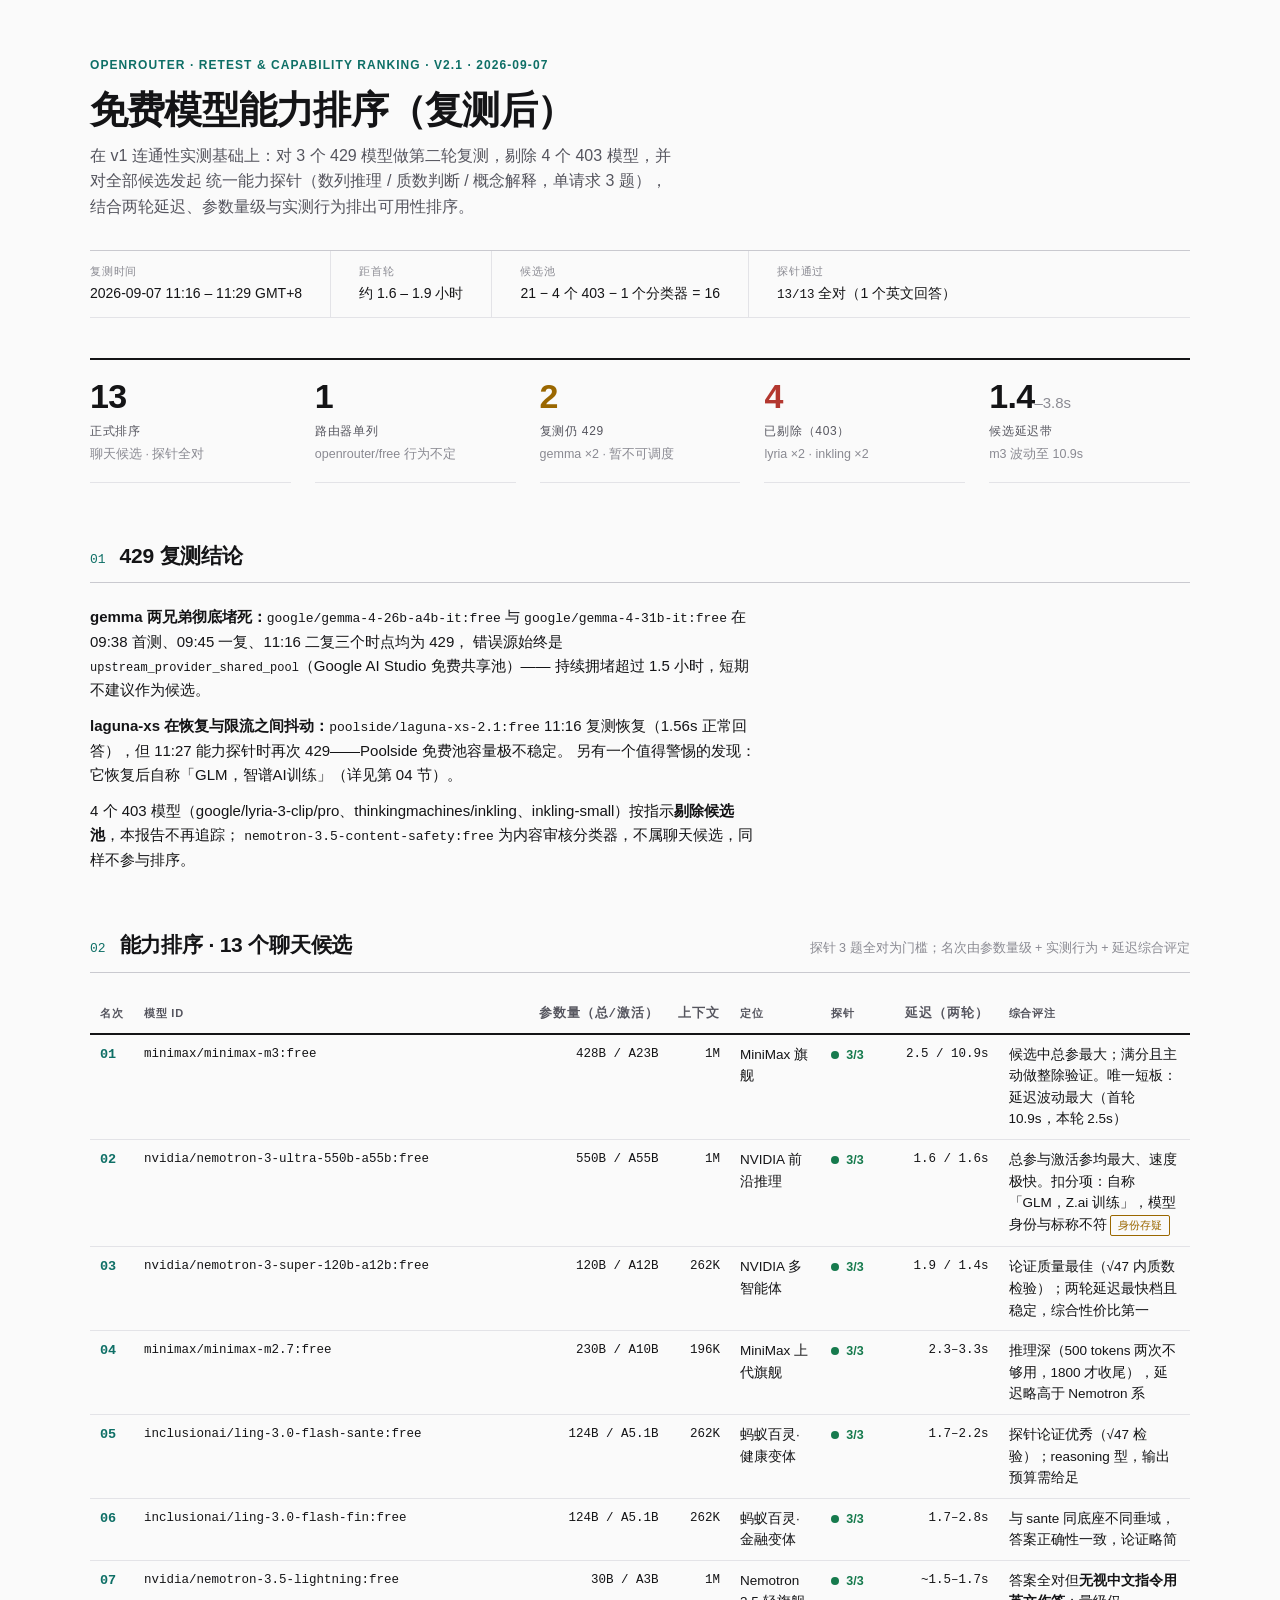
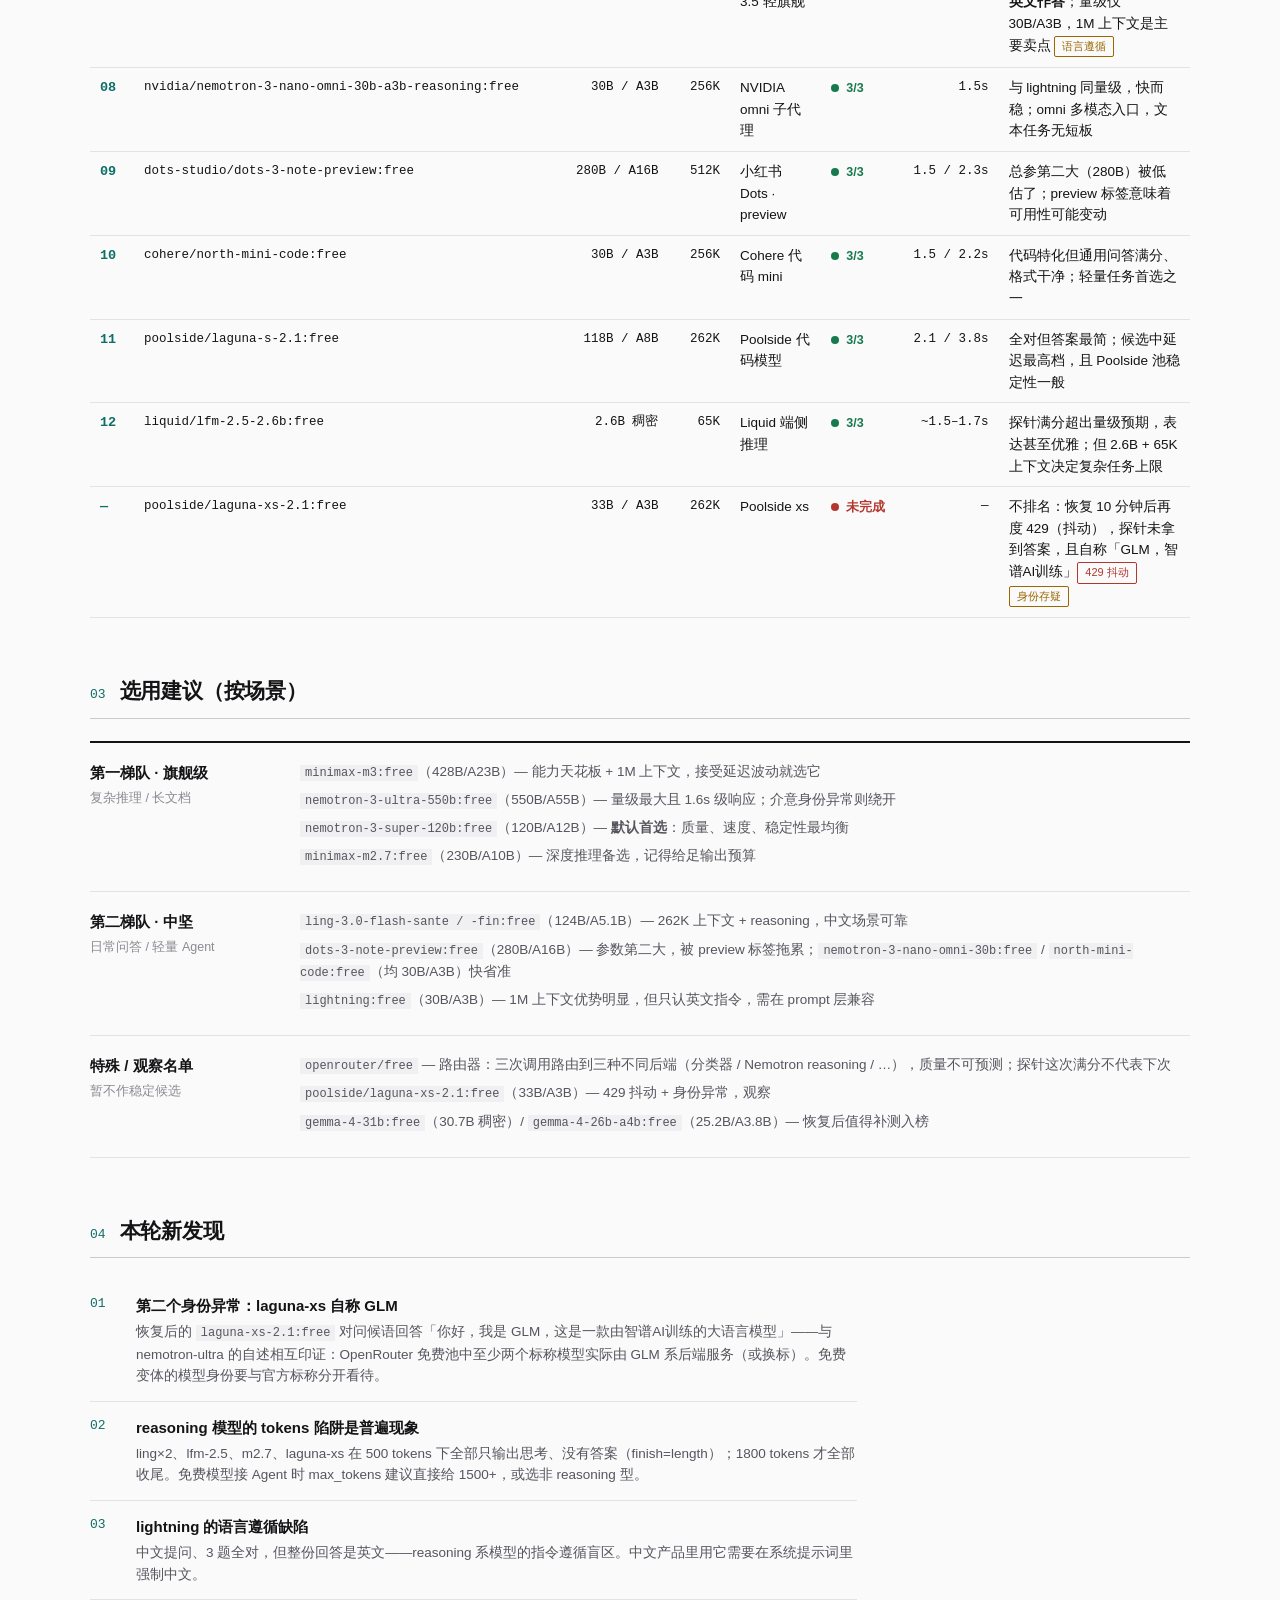
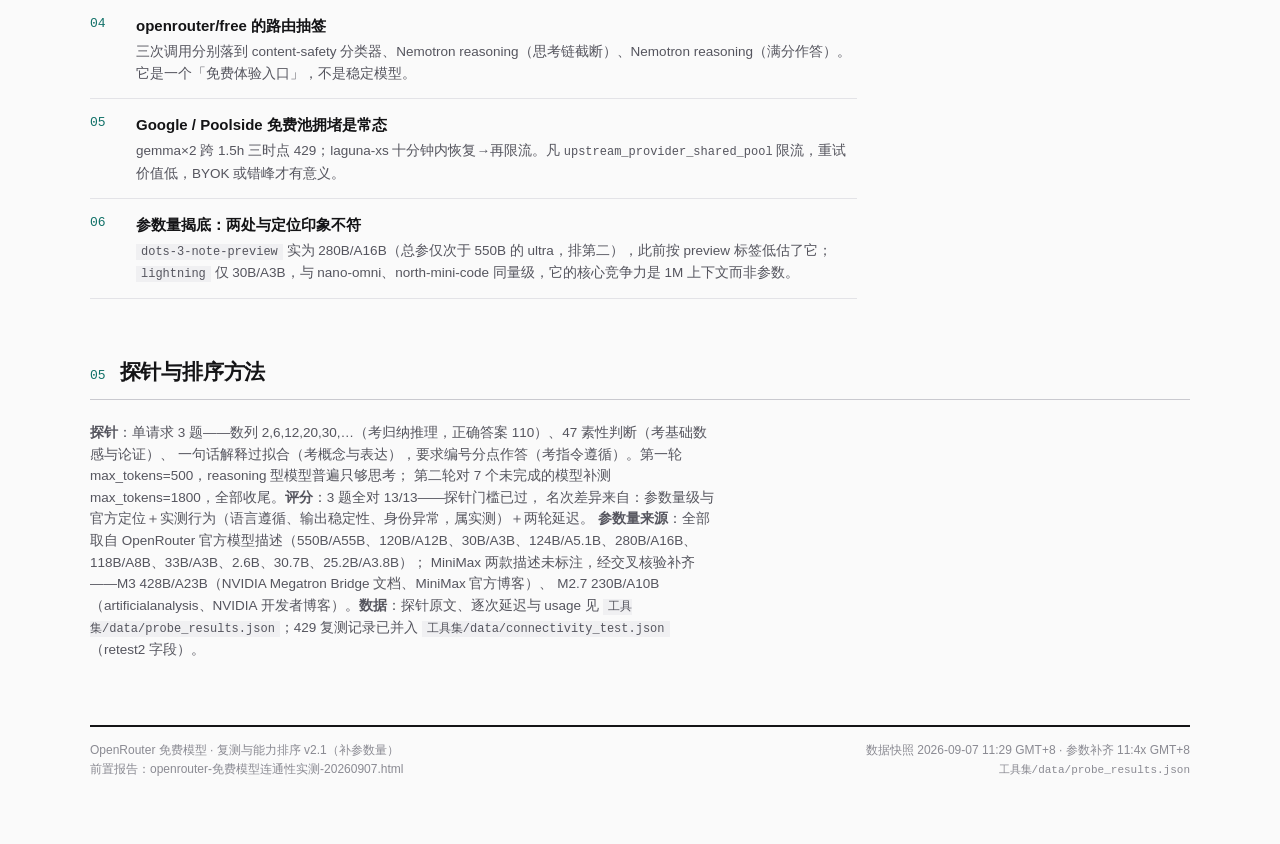
<file: providers/openrouter/最终报告/openrouter-免费模型能力排序-v2-20260907.html>
<!DOCTYPE html>
<html lang="zh-CN">
<head>
<meta charset="UTF-8">
<meta name="viewport" content="width=device-width, initial-scale=1.0">
<title>OpenRouter 免费模型能力排序 · 复测与探针 v2.1 · 2026-09-07</title>
<style>
  :root{
    --bg:#fafafa; --ink:#141416; --ink-2:#55555e; --ink-3:#8a8a92;
    --line:#e3e3e7; --line-strong:#c9c9cf;
    --accent:#0e6f66;
    --ok:#167a4d; --warn:#9a6700; --bad:#b3372f;
    --mono:"Cascadia Mono","Consolas","Courier New",monospace;
    --sans:"Segoe UI","Microsoft YaHei","PingFang SC",sans-serif;
  }
  *{margin:0;padding:0;box-sizing:border-box}
  html{background:var(--bg)}
  body{font-family:var(--sans);color:var(--ink);font-size:15px;line-height:1.6;-webkit-font-smoothing:antialiased}
  .canvas{max-width:1180px;margin:0 auto;padding:56px 40px 64px}

  .kicker{font-size:12px;letter-spacing:.09em;text-transform:uppercase;color:var(--accent);font-weight:600}
  h1{font-size:38px;line-height:1.15;letter-spacing:-0.02em;font-weight:600;margin:14px 0 10px}
  .lede{font-size:16px;color:var(--ink-2);max-width:66ch}
  .meta-row{display:flex;flex-wrap:wrap;margin-top:30px;border-top:1px solid var(--line-strong);border-bottom:1px solid var(--line)}
  .meta-cell{padding:12px 28px 12px 0;margin-right:28px;border-right:1px solid var(--line)}
  .meta-cell:last-child{border-right:none}
  .meta-k{font-size:11px;letter-spacing:.07em;text-transform:uppercase;color:var(--ink-3)}
  .meta-v{font-size:14px;margin-top:2px}
  .meta-v code{font-family:var(--mono);font-size:12.5px}

  .metrics{display:flex;flex-wrap:wrap;margin:40px 0 8px;border-top:2px solid var(--ink)}
  .metric{flex:1 1 170px;padding:18px 24px 18px 0;margin-right:24px;border-bottom:1px solid var(--line)}
  .metric:last-child{margin-right:0}
  .metric .num{font-size:34px;font-weight:600;letter-spacing:-0.02em;line-height:1.1}
  .metric .num small{font-size:15px;font-weight:400;color:var(--ink-3);letter-spacing:0}
  .metric .lbl{font-size:12px;letter-spacing:.06em;text-transform:uppercase;color:var(--ink-2);margin-top:6px}
  .metric .sub{font-size:12.5px;color:var(--ink-3);margin-top:3px}

  section{margin-top:56px}
  .sec-head{display:flex;align-items:baseline;gap:14px;border-bottom:1px solid var(--line-strong);padding-bottom:10px;margin-bottom:22px}
  .sec-no{font-family:var(--mono);font-size:13px;color:var(--accent)}
  .sec-title{font-size:21px;font-weight:600;letter-spacing:-0.01em}
  .sec-note{margin-left:auto;font-size:12.5px;color:var(--ink-3)}
  p.body{max-width:80ch;color:var(--ink);margin-bottom:12px}
  p.body b{font-weight:600}

  table{width:100%;border-collapse:collapse;font-size:13.5px}
  thead th{font-size:11px;letter-spacing:.07em;text-transform:uppercase;color:var(--ink-2);font-weight:600;text-align:left;padding:9px 10px;border-bottom:2px solid var(--ink);white-space:nowrap}
  tbody td{padding:9px 10px;border-bottom:1px solid var(--line);vertical-align:top}
  tbody tr:hover{background:#f2f2f4}
  td.mid{font-family:var(--mono);font-size:12.5px;white-space:nowrap}
  td.num,th.num{text-align:right;font-family:var(--mono);font-size:12.5px;white-space:nowrap}
  .rank{font-family:var(--mono);font-weight:600;color:var(--accent)}
  .tag{display:inline-block;font-size:11px;padding:1px 7px;border:1px solid var(--line-strong);border-radius:2px;color:var(--ink-2);white-space:nowrap;margin:1px 2px 1px 0}
  .tag.warn{color:var(--warn);border-color:var(--warn)}
  .tag.bad{color:var(--bad);border-color:var(--bad)}
  .st{display:inline-flex;align-items:center;gap:7px;white-space:nowrap;font-weight:600;font-size:12.5px}
  .dot{width:8px;height:8px;border-radius:50%;display:inline-block;flex:none}
  .dot.ok{background:var(--ok)} .dot.warn{background:var(--warn)} .dot.bad{background:var(--bad)}
  .st.ok{color:var(--ok)} .st.warn{color:var(--warn)} .st.bad{color:var(--bad)}

  .tiers{border-top:2px solid var(--ink)}
  .tier{display:flex;gap:0;padding:18px 0;border-bottom:1px solid var(--line)}
  .tier-k{flex:0 0 210px;padding-right:26px}
  .tier-k .t-name{font-weight:600;font-size:15px}
  .tier-k .t-sub{font-size:12.5px;color:var(--ink-3);margin-top:3px}
  .tier-b{flex:1;font-size:13.5px;color:var(--ink-2)}
  .tier-b code{font-family:var(--mono);font-size:12px;background:#f0f0f2;padding:1px 5px}
  .tier-b div{margin-bottom:6px}

  ol.findings{list-style:none;counter-reset:f;max-width:92ch}
  ol.findings li{counter-increment:f;position:relative;padding:14px 0 14px 46px;border-bottom:1px solid var(--line)}
  ol.findings li::before{content:counter(f,decimal-leading-zero);position:absolute;left:0;top:14px;font-family:var(--mono);font-size:13px;color:var(--accent)}
  ol.findings .f-t{font-weight:600;margin-bottom:3px}
  ol.findings .f-d{font-size:13.5px;color:var(--ink-2)}
  ol.findings code{font-family:var(--mono);font-size:12px;background:#f0f0f2;padding:1px 5px}

  .method{font-size:13.5px;color:var(--ink-2);max-width:84ch}
  .method code{font-family:var(--mono);font-size:12px;background:#f0f0f2;padding:1px 5px}

  .colophon{margin-top:64px;border-top:2px solid var(--ink);padding-top:14px;display:flex;justify-content:space-between;gap:20px;flex-wrap:wrap}
  .colophon div{font-size:12px;color:var(--ink-3)}
  .colophon code{font-family:var(--mono);font-size:11px}
  @media print{ body{background:#fff} .canvas{padding:20px 8px} tbody tr:hover{background:none} }
</style>
</head>
<body>
<div class="canvas">

  <div class="kicker">OpenRouter · Retest &amp; Capability Ranking · v2.1 · 2026-09-07</div>
  <h1>免费模型能力排序（复测后）</h1>
  <p class="lede">在 v1 连通性实测基础上：对 3 个 429 模型做第二轮复测，剔除 4 个 403 模型，并对全部候选发起
  统一能力探针（数列推理 / 质数判断 / 概念解释，单请求 3 题），结合两轮延迟、参数量级与实测行为排出可用性排序。</p>

  <div class="meta-row">
    <div class="meta-cell"><div class="meta-k">复测时间</div><div class="meta-v">2026-09-07 11:16 – 11:29 GMT+8</div></div>
    <div class="meta-cell"><div class="meta-k">距首轮</div><div class="meta-v">约 1.6 – 1.9 小时</div></div>
    <div class="meta-cell"><div class="meta-k">候选池</div><div class="meta-v">21 − 4 个 403 − 1 个分类器 = 16</div></div>
    <div class="meta-cell"><div class="meta-k">探针通过</div><div class="meta-v"><code>13/13</code> 全对（1 个英文回答）</div></div>
  </div>

  <div class="metrics">
    <div class="metric"><div class="num">13</div><div class="lbl">正式排序</div><div class="sub">聊天候选 · 探针全对</div></div>
    <div class="metric"><div class="num">1</div><div class="lbl">路由器单列</div><div class="sub">openrouter/free 行为不定</div></div>
    <div class="metric"><div class="num" style="color:var(--warn)">2</div><div class="lbl">复测仍 429</div><div class="sub">gemma ×2 · 暂不可调度</div></div>
    <div class="metric"><div class="num" style="color:var(--bad)">4</div><div class="lbl">已剔除（403）</div><div class="sub">lyria ×2 · inkling ×2</div></div>
    <div class="metric"><div class="num">1.4<small>–3.8s</small></div><div class="lbl">候选延迟带</div><div class="sub">m3 波动至 10.9s</div></div>
  </div>

  <!-- ======= 01 复测结论 ======= -->
  <section>
    <div class="sec-head"><span class="sec-no">01</span><span class="sec-title">429 复测结论</span></div>
    <p class="body"><b>gemma 两兄弟彻底堵死：</b><code style="font-family:var(--mono);font-size:13px">google/gemma-4-26b-a4b-it:free</code> 与
    <code style="font-family:var(--mono);font-size:13px">google/gemma-4-31b-it:free</code> 在 09:38 首测、09:45 一复、11:16 二复三个时点均为 429，
    错误源始终是 <span style="font-family:var(--mono);font-size:12px">upstream_provider_shared_pool</span>（Google AI Studio 免费共享池）——
    持续拥堵超过 1.5 小时，短期不建议作为候选。</p>
    <p class="body"><b>laguna-xs 在恢复与限流之间抖动：</b><code style="font-family:var(--mono);font-size:13px">poolside/laguna-xs-2.1:free</code>
    11:16 复测恢复（1.56s 正常回答），但 11:27 能力探针时再次 429——Poolside 免费池容量极不稳定。
    另有一个值得警惕的发现：它恢复后自称「GLM，智谱AI训练」（详见第 04 节）。</p>
    <p class="body">4 个 403 模型（google/lyria-3-clip/pro、thinkingmachines/inkling、inkling-small）按指示<strong>剔除候选池</strong>，本报告不再追踪；
    <code style="font-family:var(--mono);font-size:13px">nemotron-3.5-content-safety:free</code> 为内容审核分类器，不属聊天候选，同样不参与排序。</p>
  </section>

  <!-- ======= 02 排序表 ======= -->
  <section>
    <div class="sec-head"><span class="sec-no">02</span><span class="sec-title">能力排序 · 13 个聊天候选</span>
      <span class="sec-note">探针 3 题全对为门槛；名次由参数量级 + 实测行为 + 延迟综合评定</span></div>
    <table>
      <thead><tr>
        <th style="width:44px">名次</th><th>模型 ID</th><th class="num">参数量（总/激活）</th><th class="num">上下文</th><th>定位</th>
        <th>探针</th><th class="num">延迟（两轮）</th><th>综合评注</th>
      </tr></thead>
      <tbody>
        <tr><td class="rank">01</td><td class="mid">minimax/minimax-m3:free</td><td class="num">428B / A23B</td><td class="num">1M</td><td>MiniMax 旗舰</td><td><span class="st ok"><span class="dot ok"></span>3/3</span></td><td class="num">2.5 / 10.9s</td><td class="note">候选中总参最大；满分且主动做整除验证。唯一短板：延迟波动最大（首轮 10.9s，本轮 2.5s）</td></tr>
        <tr><td class="rank">02</td><td class="mid">nvidia/nemotron-3-ultra-550b-a55b:free</td><td class="num">550B / A55B</td><td class="num">1M</td><td>NVIDIA 前沿推理</td><td><span class="st ok"><span class="dot ok"></span>3/3</span></td><td class="num">1.6 / 1.6s</td><td class="note">总参与激活参均最大、速度极快。扣分项：自称「GLM，Z.ai 训练」，模型身份与标称不符 <span class="tag warn">身份存疑</span></td></tr>
        <tr><td class="rank">03</td><td class="mid">nvidia/nemotron-3-super-120b-a12b:free</td><td class="num">120B / A12B</td><td class="num">262K</td><td>NVIDIA 多智能体</td><td><span class="st ok"><span class="dot ok"></span>3/3</span></td><td class="num">1.9 / 1.4s</td><td class="note">论证质量最佳（√47 内质数检验）；两轮延迟最快档且稳定，综合性价比第一</td></tr>
        <tr><td class="rank">04</td><td class="mid">minimax/minimax-m2.7:free</td><td class="num">230B / A10B</td><td class="num">196K</td><td>MiniMax 上代旗舰</td><td><span class="st ok"><span class="dot ok"></span>3/3</span></td><td class="num">2.3–3.3s</td><td class="note">推理深（500 tokens 两次不够用，1800 才收尾），延迟略高于 Nemotron 系</td></tr>
        <tr><td class="rank">05</td><td class="mid">inclusionai/ling-3.0-flash-sante:free</td><td class="num">124B / A5.1B</td><td class="num">262K</td><td>蚂蚁百灵·健康变体</td><td><span class="st ok"><span class="dot ok"></span>3/3</span></td><td class="num">1.7–2.2s</td><td class="note">探针论证优秀（√47 检验）；reasoning 型，输出预算需给足</td></tr>
        <tr><td class="rank">06</td><td class="mid">inclusionai/ling-3.0-flash-fin:free</td><td class="num">124B / A5.1B</td><td class="num">262K</td><td>蚂蚁百灵·金融变体</td><td><span class="st ok"><span class="dot ok"></span>3/3</span></td><td class="num">1.7–2.8s</td><td class="note">与 sante 同底座不同垂域，答案正确性一致，论证略简</td></tr>
        <tr><td class="rank">07</td><td class="mid">nvidia/nemotron-3.5-lightning:free</td><td class="num">30B / A3B</td><td class="num">1M</td><td>Nemotron 3.5 轻旗舰</td><td><span class="st ok"><span class="dot ok"></span>3/3</span></td><td class="num">~1.5–1.7s</td><td class="note">答案全对但<strong>无视中文指令用英文作答</strong>；量级仅 30B/A3B，1M 上下文是主要卖点 <span class="tag warn">语言遵循</span></td></tr>
        <tr><td class="rank">08</td><td class="mid">nvidia/nemotron-3-nano-omni-30b-a3b-reasoning:free</td><td class="num">30B / A3B</td><td class="num">256K</td><td>NVIDIA omni 子代理</td><td><span class="st ok"><span class="dot ok"></span>3/3</span></td><td class="num">1.5s</td><td class="note">与 lightning 同量级，快而稳；omni 多模态入口，文本任务无短板</td></tr>
        <tr><td class="rank">09</td><td class="mid">dots-studio/dots-3-note-preview:free</td><td class="num">280B / A16B</td><td class="num">512K</td><td>小红书 Dots · preview</td><td><span class="st ok"><span class="dot ok"></span>3/3</span></td><td class="num">1.5 / 2.3s</td><td class="note">总参第二大（280B）被低估了；preview 标签意味着可用性可能变动</td></tr>
        <tr><td class="rank">10</td><td class="mid">cohere/north-mini-code:free</td><td class="num">30B / A3B</td><td class="num">256K</td><td>Cohere 代码 mini</td><td><span class="st ok"><span class="dot ok"></span>3/3</span></td><td class="num">1.5 / 2.2s</td><td class="note">代码特化但通用问答满分、格式干净；轻量任务首选之一</td></tr>
        <tr><td class="rank">11</td><td class="mid">poolside/laguna-s-2.1:free</td><td class="num">118B / A8B</td><td class="num">262K</td><td>Poolside 代码模型</td><td><span class="st ok"><span class="dot ok"></span>3/3</span></td><td class="num">2.1 / 3.8s</td><td class="note">全对但答案最简；候选中延迟最高档，且 Poolside 池稳定性一般</td></tr>
        <tr><td class="rank">12</td><td class="mid">liquid/lfm-2.5-2.6b:free</td><td class="num">2.6B 稠密</td><td class="num">65K</td><td>Liquid 端侧推理</td><td><span class="st ok"><span class="dot ok"></span>3/3</span></td><td class="num">~1.5–1.7s</td><td class="note">探针满分超出量级预期，表达甚至优雅；但 2.6B + 65K 上下文决定复杂任务上限</td></tr>
        <tr><td class="rank">—</td><td class="mid">poolside/laguna-xs-2.1:free</td><td class="num">33B / A3B</td><td class="num">262K</td><td>Poolside xs</td><td><span class="st bad"><span class="dot bad"></span>未完成</span></td><td class="num">—</td><td class="note">不排名：恢复 10 分钟后再度 429（抖动），探针未拿到答案，且自称「GLM，智谱AI训练」<span class="tag bad">429 抖动</span> <span class="tag warn">身份存疑</span></td></tr>
      </tbody>
    </table>
  </section>

  <!-- ======= 03 梯队 ======= -->
  <section>
    <div class="sec-head"><span class="sec-no">03</span><span class="sec-title">选用建议（按场景）</span></div>
    <div class="tiers">
      <div class="tier">
        <div class="tier-k"><div class="t-name">第一梯队 · 旗舰级</div><div class="t-sub">复杂推理 / 长文档</div></div>
        <div class="tier-b">
          <div><code>minimax-m3:free</code>（428B/A23B）— 能力天花板 + 1M 上下文，接受延迟波动就选它</div>
          <div><code>nemotron-3-ultra-550b:free</code>（550B/A55B）— 量级最大且 1.6s 级响应；介意身份异常则绕开</div>
          <div><code>nemotron-3-super-120b:free</code>（120B/A12B）— <b>默认首选</b>：质量、速度、稳定性最均衡</div>
          <div><code>minimax-m2.7:free</code>（230B/A10B）— 深度推理备选，记得给足输出预算</div>
        </div>
      </div>
      <div class="tier">
        <div class="tier-k"><div class="t-name">第二梯队 · 中坚</div><div class="t-sub">日常问答 / 轻量 Agent</div></div>
        <div class="tier-b">
          <div><code>ling-3.0-flash-sante / -fin:free</code>（124B/A5.1B）— 262K 上下文 + reasoning，中文场景可靠</div>
          <div><code>dots-3-note-preview:free</code>（280B/A16B）— 参数第二大，被 preview 标签拖累；<code>nemotron-3-nano-omni-30b:free</code> / <code>north-mini-code:free</code>（均 30B/A3B）快省准</div>
          <div><code>lightning:free</code>（30B/A3B）— 1M 上下文优势明显，但只认英文指令，需在 prompt 层兼容</div>
        </div>
      </div>
      <div class="tier">
        <div class="tier-k"><div class="t-name">特殊 / 观察名单</div><div class="t-sub">暂不作稳定候选</div></div>
        <div class="tier-b">
          <div><code>openrouter/free</code> — 路由器：三次调用路由到三种不同后端（分类器 / Nemotron reasoning / …），质量不可预测；探针这次满分不代表下次</div>
          <div><code>poolside/laguna-xs-2.1:free</code>（33B/A3B）— 429 抖动 + 身份异常，观察</div>
          <div><code>gemma-4-31b:free</code>（30.7B 稠密）/ <code>gemma-4-26b-a4b:free</code>（25.2B/A3.8B）— 恢复后值得补测入榜</div>
        </div>
      </div>
    </div>
  </section>

  <!-- ======= 04 发现 ======= -->
  <section>
    <div class="sec-head"><span class="sec-no">04</span><span class="sec-title">本轮新发现</span></div>
    <ol class="findings">
      <li><div class="f-t">第二个身份异常：laguna-xs 自称 GLM</div><div class="f-d">恢复后的 <code>laguna-xs-2.1:free</code> 对问候语回答「你好，我是 GLM，这是一款由智谱AI训练的大语言模型」——与 nemotron-ultra 的自述相互印证：OpenRouter 免费池中至少两个标称模型实际由 GLM 系后端服务（或换标）。免费变体的模型身份要与官方标称分开看待。</div></li>
      <li><div class="f-t">reasoning 模型的 tokens 陷阱是普遍现象</div><div class="f-d">ling×2、lfm-2.5、m2.7、laguna-xs 在 500 tokens 下全部只输出思考、没有答案（finish=length）；1800 tokens 才全部收尾。免费模型接 Agent 时 max_tokens 建议直接给 1500+，或选非 reasoning 型。</div></li>
      <li><div class="f-t">lightning 的语言遵循缺陷</div><div class="f-d">中文提问、3 题全对，但整份回答是英文——reasoning 系模型的指令遵循盲区。中文产品里用它需要在系统提示词里强制中文。</div></li>
      <li><div class="f-t">openrouter/free 的路由抽签</div><div class="f-d">三次调用分别落到 content-safety 分类器、Nemotron reasoning（思考链截断）、Nemotron reasoning（满分作答）。它是一个「免费体验入口」，不是稳定模型。</div></li>
      <li><div class="f-t">Google / Poolside 免费池拥堵是常态</div><div class="f-d">gemma×2 跨 1.5h 三时点 429；laguna-xs 十分钟内恢复→再限流。凡 <span style="font-family:var(--mono);font-size:12px">upstream_provider_shared_pool</span> 限流，重试价值低，BYOK 或错峰才有意义。</div></li>
      <li><div class="f-t">参数量揭底：两处与定位印象不符</div><div class="f-d"><code>dots-3-note-preview</code> 实为 280B/A16B（总参仅次于 550B 的 ultra，排第二），此前按 preview 标签低估了它；<code>lightning</code> 仅 30B/A3B，与 nano-omni、north-mini-code 同量级，它的核心竞争力是 1M 上下文而非参数。</div></li>
    </ol>
  </section>

  <!-- ======= 05 方法 ======= -->
  <section>
    <div class="sec-head"><span class="sec-no">05</span><span class="sec-title">探针与排序方法</span></div>
    <p class="method"><b>探针</b>：单请求 3 题——数列 2,6,12,20,30,…（考归纳推理，正确答案 110）、47 素性判断（考基础数感与论证）、
    一句话解释过拟合（考概念与表达），要求编号分点作答（考指令遵循）。第一轮 max_tokens=500，reasoning 型模型普遍只够思考；
    第二轮对 7 个未完成的模型补测 max_tokens=1800，全部收尾。<b>评分</b>：3 题全对 13/13——探针门槛已过，
    名次差异来自：参数量级与官方定位＋实测行为（语言遵循、输出稳定性、身份异常，属实测）＋两轮延迟。
    <b>参数量来源</b>：全部取自 OpenRouter 官方模型描述（550B/A55B、120B/A12B、30B/A3B、124B/A5.1B、280B/A16B、118B/A8B、33B/A3B、2.6B、30.7B、25.2B/A3.8B）；
    MiniMax 两款描述未标注，经交叉核验补齐——M3 428B/A23B（NVIDIA Megatron Bridge 文档、MiniMax 官方博客）、
    M2.7 230B/A10B（artificialanalysis、NVIDIA 开发者博客）。<b>数据</b>：探针原文、逐次延迟与 usage 见
    <code>工具集/data/probe_results.json</code>；429 复测记录已并入 <code>工具集/data/connectivity_test.json</code>（retest2 字段）。</p>
  </section>

  <div class="colophon">
    <div>OpenRouter 免费模型 · 复测与能力排序 v2.1（补参数量）<br>前置报告：openrouter-免费模型连通性实测-20260907.html</div>
    <div style="text-align:right">数据快照 2026-09-07 11:29 GMT+8 · 参数补齐 11:4x GMT+8<br><code>工具集/data/probe_results.json</code></div>
  </div>

</div>
</body>
</html>
</file>
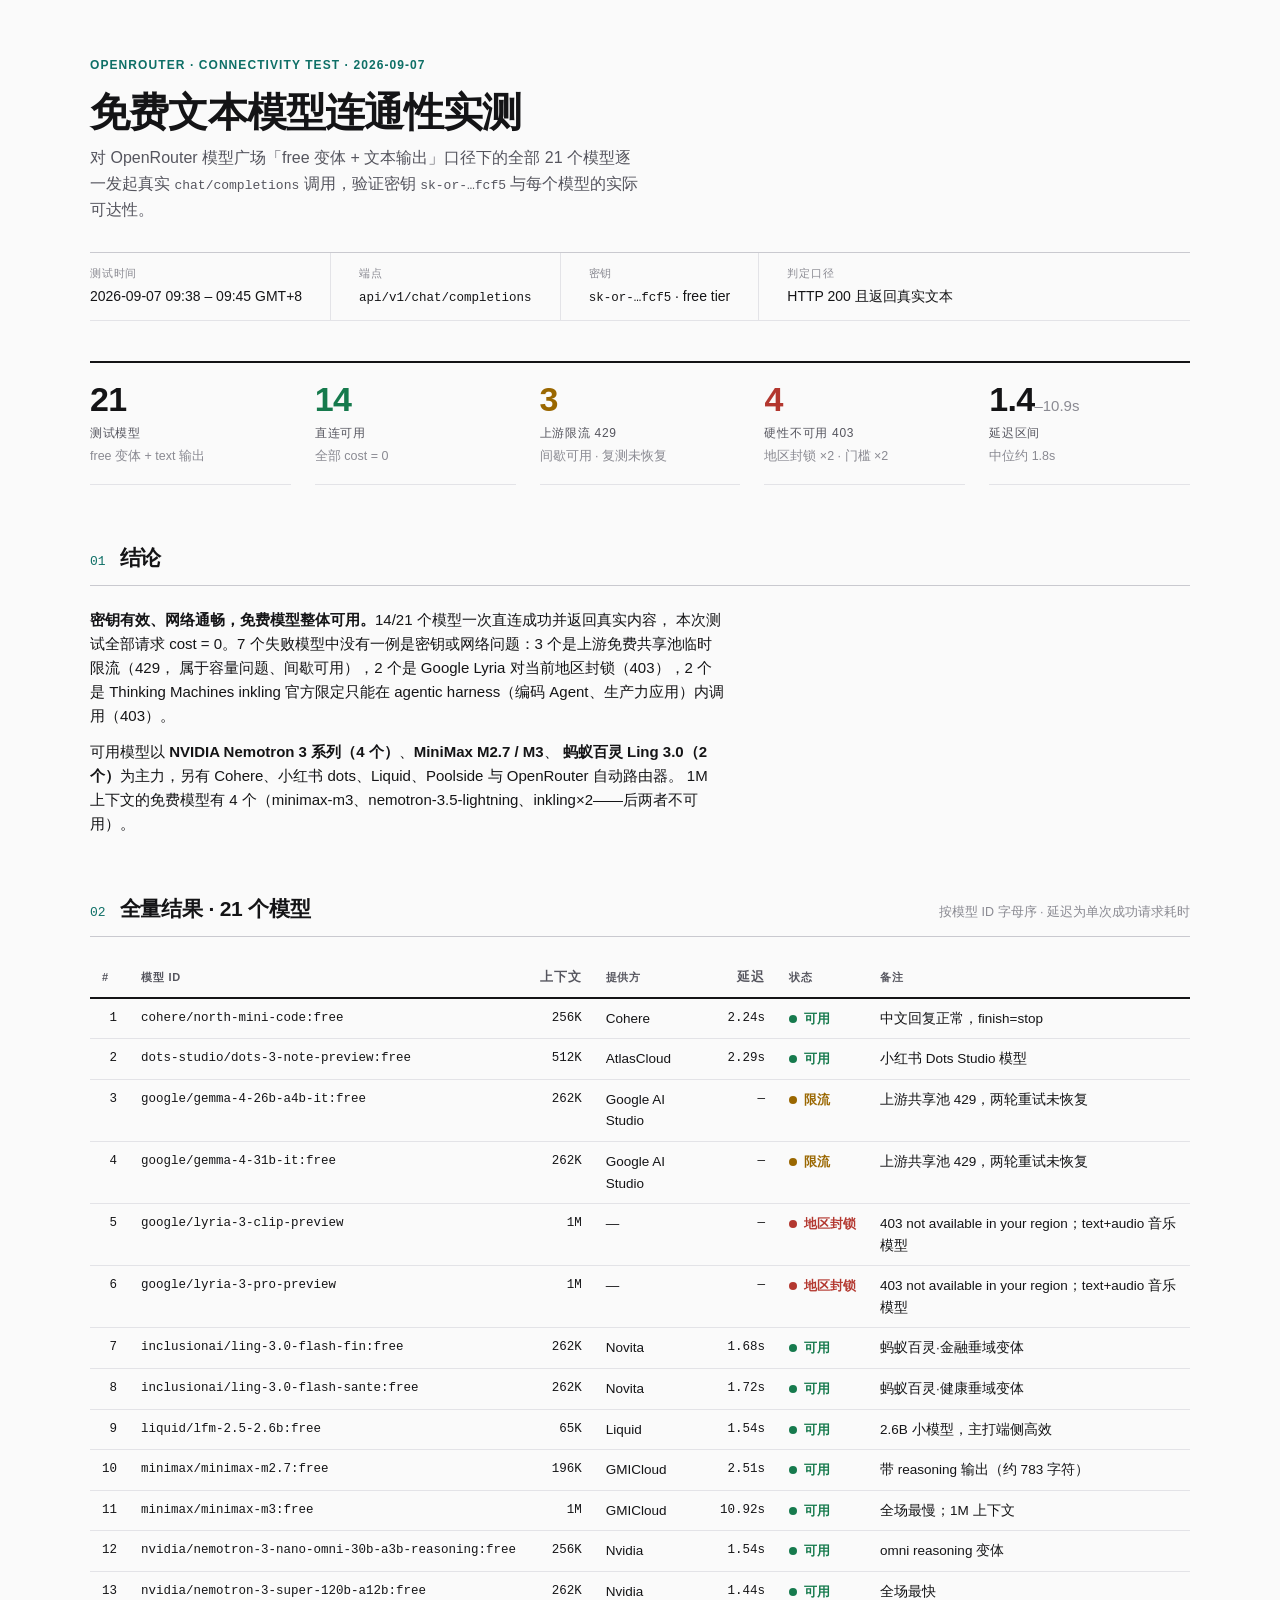
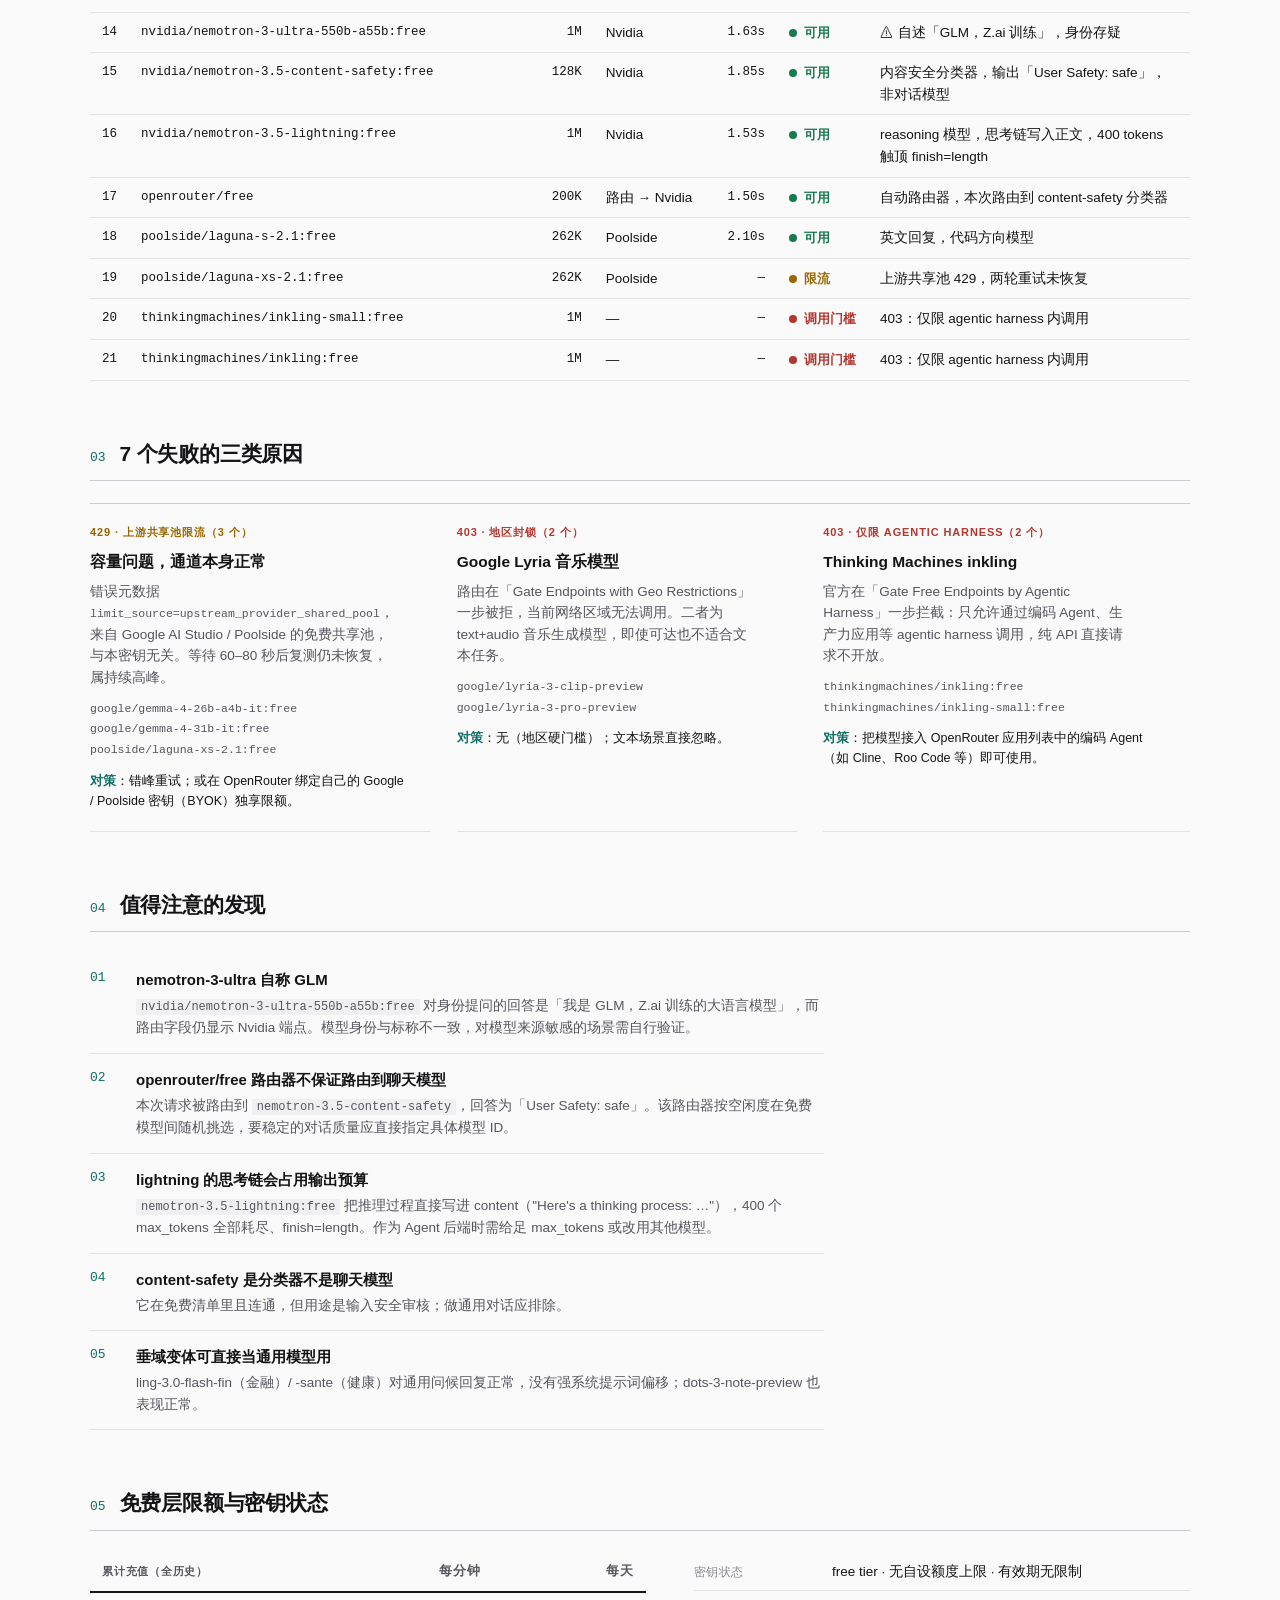
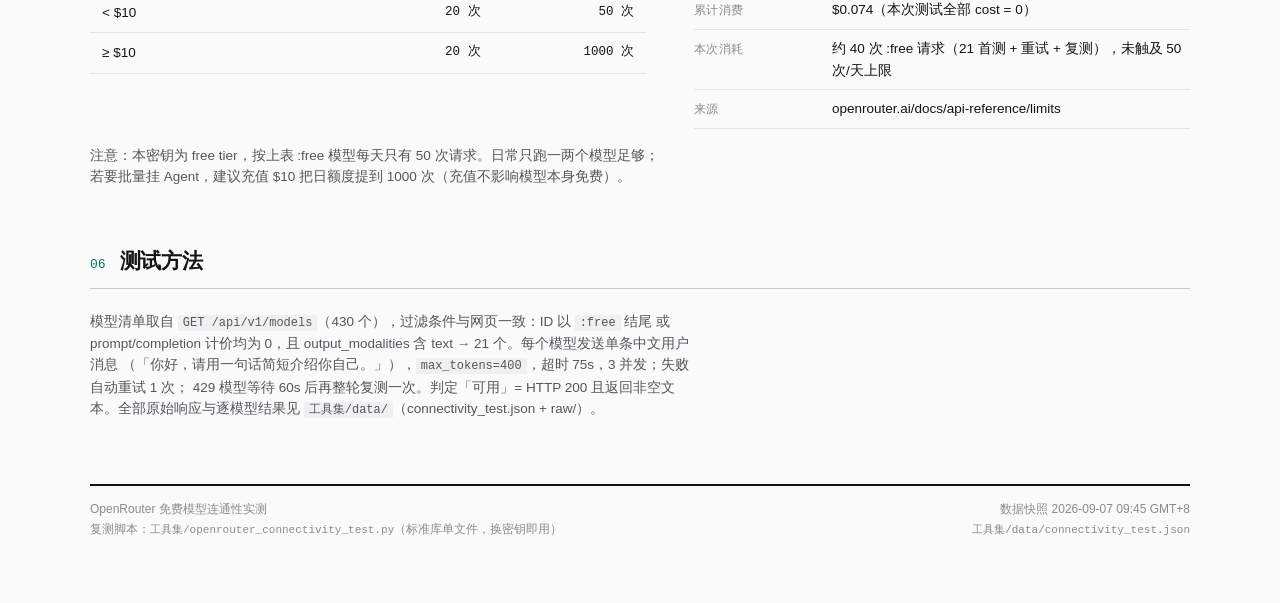
<file: providers/openrouter/最终报告/openrouter-免费模型连通性实测-20260907.html>
<!DOCTYPE html>
<html lang="zh-CN">
<head>
<meta charset="UTF-8">
<meta name="viewport" content="width=device-width, initial-scale=1.0">
<title>OpenRouter 免费文本模型连通性实测 · 2026-09-07</title>
<style>
  :root{
    --bg:#fafafa; --ink:#141416; --ink-2:#55555e; --ink-3:#8a8a92;
    --line:#e3e3e7; --line-strong:#c9c9cf;
    --accent:#0e6f66;
    --ok:#167a4d; --warn:#9a6700; --bad:#b3372f;
    --mono:"Cascadia Mono","Consolas","Courier New",monospace;
    --sans:"Segoe UI","Microsoft YaHei","PingFang SC",sans-serif;
  }
  *{margin:0;padding:0;box-sizing:border-box}
  html{background:var(--bg)}
  body{font-family:var(--sans);color:var(--ink);font-size:15px;line-height:1.6;
       -webkit-font-smoothing:antialiased}
  .canvas{max-width:1180px;margin:0 auto;padding:56px 40px 64px}

  /* ---------- header ---------- */
  .kicker{font-size:12px;letter-spacing:.09em;text-transform:uppercase;color:var(--accent);font-weight:600}
  h1{font-size:40px;line-height:1.15;letter-spacing:-0.02em;font-weight:600;margin:14px 0 10px}
  .lede{font-size:16px;color:var(--ink-2);max-width:62ch}
  .meta-row{display:flex;flex-wrap:wrap;gap:0;margin-top:30px;border-top:1px solid var(--line-strong);border-bottom:1px solid var(--line)}
  .meta-cell{padding:12px 28px 12px 0;margin-right:28px;border-right:1px solid var(--line)}
  .meta-cell:last-child{border-right:none}
  .meta-k{font-size:11px;letter-spacing:.07em;text-transform:uppercase;color:var(--ink-3)}
  .meta-v{font-size:14px;margin-top:2px}
  .meta-v code{font-family:var(--mono);font-size:12.5px}

  /* ---------- metrics ---------- */
  .metrics{display:flex;flex-wrap:wrap;margin:40px 0 8px;border-top:2px solid var(--ink)}
  .metric{flex:1 1 180px;padding:18px 24px 18px 0;margin-right:24px;border-bottom:1px solid var(--line)}
  .metric:last-child{margin-right:0}
  .metric .num{font-size:34px;font-weight:600;letter-spacing:-0.02em;line-height:1.1}
  .metric .num small{font-size:15px;font-weight:400;color:var(--ink-3);letter-spacing:0}
  .metric .lbl{font-size:12px;letter-spacing:.06em;text-transform:uppercase;color:var(--ink-2);margin-top:6px}
  .metric .sub{font-size:12.5px;color:var(--ink-3);margin-top:3px}

  /* ---------- sections ---------- */
  section{margin-top:56px}
  .sec-head{display:flex;align-items:baseline;gap:14px;border-bottom:1px solid var(--line-strong);padding-bottom:10px;margin-bottom:22px}
  .sec-no{font-family:var(--mono);font-size:13px;color:var(--accent)}
  .sec-title{font-size:21px;font-weight:600;letter-spacing:-0.01em}
  .sec-note{margin-left:auto;font-size:12.5px;color:var(--ink-3)}

  p.body{max-width:76ch;color:var(--ink);margin-bottom:12px}
  p.body b{font-weight:600}

  /* ---------- table ---------- */
  table{width:100%;border-collapse:collapse;font-size:13.5px}
  thead th{font-size:11px;letter-spacing:.07em;text-transform:uppercase;color:var(--ink-2);font-weight:600;
           text-align:left;padding:9px 12px;border-bottom:2px solid var(--ink);white-space:nowrap}
  tbody td{padding:9px 12px;border-bottom:1px solid var(--line);vertical-align:top}
  tbody tr:hover{background:#f2f2f4}
  td.mid{font-family:var(--mono);font-size:12.5px;white-space:nowrap}
  td.num,th.num{text-align:right;font-family:var(--mono);font-size:12.5px;white-space:nowrap}
  .st{display:inline-flex;align-items:center;gap:7px;white-space:nowrap;font-weight:600;font-size:12.5px}
  .dot{width:8px;height:8px;border-radius:50%;display:inline-block;flex:none}
  .dot.ok{background:var(--ok)} .dot.warn{background:var(--warn)} .dot.bad{background:var(--bad)}
  .st.ok{color:var(--ok)} .st.warn{color:var(--warn)} .st.bad{color:var(--bad)}
  td .note{color:var(--ink-2);font-size:12.5px}

  /* ---------- failure blocks ---------- */
  .fail-grid{display:grid;grid-template-columns:repeat(3,1fr);gap:0;border-top:1px solid var(--line-strong)}
  .fail-block{padding:20px 26px 20px 0;margin-right:26px;border-bottom:1px solid var(--line)}
  .fail-block:last-child{margin-right:0;border-right:none}
  .fail-k{font-size:11px;letter-spacing:.08em;text-transform:uppercase;font-weight:600;margin-bottom:8px}
  .fail-k.warn{color:var(--warn)} .fail-k.bad{color:var(--bad)}
  .fail-title{font-size:15.5px;font-weight:600;margin-bottom:6px}
  .fail-block p{font-size:13.5px;color:var(--ink-2);max-width:40ch}
  .fail-models{margin-top:10px;font-family:var(--mono);font-size:11.5px;color:var(--ink-2);line-height:1.8;word-break:break-all}
  .fail-fix{margin-top:10px;font-size:12.5px;color:var(--ink)}
  .fail-fix b{font-weight:600;color:var(--accent)}

  /* ---------- findings ---------- */
  ol.findings{list-style:none;counter-reset:f;max-width:88ch}
  ol.findings li{counter-increment:f;position:relative;padding:14px 0 14px 46px;border-bottom:1px solid var(--line)}
  ol.findings li::before{content:counter(f,decimal-leading-zero);position:absolute;left:0;top:14px;
       font-family:var(--mono);font-size:13px;color:var(--accent)}
  ol.findings .f-t{font-weight:600;margin-bottom:3px}
  ol.findings .f-d{font-size:13.5px;color:var(--ink-2)}
  ol.findings code{font-family:var(--mono);font-size:12px;background:#f0f0f2;padding:1px 5px}

  /* ---------- limits ---------- */
  .limits-wrap{display:flex;gap:48px;align-items:flex-start;flex-wrap:wrap}
  .limits-wrap table{flex:1 1 380px}
  .kv{flex:1 1 320px;font-size:13.5px}
  .kv .row{display:flex;gap:10px;padding:8px 0;border-bottom:1px solid var(--line)}
  .kv .k{flex:0 0 128px;color:var(--ink-3);font-size:12px;letter-spacing:.04em;text-transform:uppercase;padding-top:2px}
  .kv .v{flex:1}

  /* ---------- method / footer ---------- */
  .method{font-size:13.5px;color:var(--ink-2);max-width:80ch}
  .method code{font-family:var(--mono);font-size:12px;background:#f0f0f2;padding:1px 5px}
  .colophon{margin-top:64px;border-top:2px solid var(--ink);padding-top:14px;display:flex;justify-content:space-between;gap:20px;flex-wrap:wrap}
  .colophon div{font-size:12px;color:var(--ink-3)}
  .colophon code{font-family:var(--mono);font-size:11px}
  @media print{ body{background:#fff} .canvas{padding:20px 8px} tbody tr:hover{background:none} }
</style>
</head>
<body>
<div class="canvas">

  <!-- ======= HEADER ======= -->
  <div class="kicker">OpenRouter · Connectivity Test · 2026-09-07</div>
  <h1>免费文本模型连通性实测</h1>
  <p class="lede">对 OpenRouter 模型广场「free 变体 + 文本输出」口径下的全部 21 个模型逐一发起真实
  <code style="font-family:var(--mono);font-size:13px">chat/completions</code> 调用，验证密钥
  <code style="font-family:var(--mono);font-size:13px">sk-or-…fcf5</code> 与每个模型的实际可达性。</p>

  <div class="meta-row">
    <div class="meta-cell"><div class="meta-k">测试时间</div><div class="meta-v">2026-09-07 09:38 – 09:45 GMT+8</div></div>
    <div class="meta-cell"><div class="meta-k">端点</div><div class="meta-v"><code>api/v1/chat/completions</code></div></div>
    <div class="meta-cell"><div class="meta-k">密钥</div><div class="meta-v"><code>sk-or-…fcf5</code> · free tier</div></div>
    <div class="meta-cell"><div class="meta-k">判定口径</div><div class="meta-v">HTTP 200 且返回真实文本</div></div>
  </div>

  <!-- ======= METRICS ======= -->
  <div class="metrics">
    <div class="metric"><div class="num">21</div><div class="lbl">测试模型</div><div class="sub">free 变体 + text 输出</div></div>
    <div class="metric"><div class="num" style="color:var(--ok)">14</div><div class="lbl">直连可用</div><div class="sub">全部 cost = 0</div></div>
    <div class="metric"><div class="num" style="color:var(--warn)">3</div><div class="lbl">上游限流 429</div><div class="sub">间歇可用 · 复测未恢复</div></div>
    <div class="metric"><div class="num" style="color:var(--bad)">4</div><div class="lbl">硬性不可用 403</div><div class="sub">地区封锁 ×2 · 门槛 ×2</div></div>
    <div class="metric"><div class="num">1.4<small>–10.9s</small></div><div class="lbl">延迟区间</div><div class="sub">中位约 1.8s</div></div>
  </div>

  <!-- ======= 1 结论 ======= -->
  <section>
    <div class="sec-head"><span class="sec-no">01</span><span class="sec-title">结论</span></div>
    <p class="body"><b>密钥有效、网络通畅，免费模型整体可用。</b>14/21 个模型一次直连成功并返回真实内容，
    本次测试全部请求 cost = 0。7 个失败模型中没有一例是密钥或网络问题：3 个是上游免费共享池临时限流（429，
    属于容量问题、间歇可用），2 个是 Google Lyria 对当前地区封锁（403），2 个是 Thinking Machines inkling
    官方限定只能在 agentic harness（编码 Agent、生产力应用）内调用（403）。</p>
    <p class="body">可用模型以 <b>NVIDIA Nemotron 3 系列（4 个）</b>、<b>MiniMax M2.7 / M3</b>、
    <b>蚂蚁百灵 Ling 3.0（2 个）</b>为主力，另有 Cohere、小红书 dots、Liquid、Poolside 与 OpenRouter 自动路由器。
    1M 上下文的免费模型有 4 个（minimax-m3、nemotron-3.5-lightning、inkling×2——后两者不可用）。</p>
  </section>

  <!-- ======= 2 全量结果 ======= -->
  <section>
    <div class="sec-head"><span class="sec-no">02</span><span class="sec-title">全量结果 · 21 个模型</span>
      <span class="sec-note">按模型 ID 字母序 · 延迟为单次成功请求耗时</span></div>
    <table>
      <thead><tr>
        <th style="width:26px">#</th><th>模型 ID</th><th class="num">上下文</th><th>提供方</th>
        <th class="num">延迟</th><th>状态</th><th>备注</th>
      </tr></thead>
      <tbody>
        <tr><td class="num">1</td><td class="mid">cohere/north-mini-code:free</td><td class="num">256K</td><td>Cohere</td><td class="num">2.24s</td><td><span class="st ok"><span class="dot ok"></span>可用</span></td><td class="note">中文回复正常，finish=stop</td></tr>
        <tr><td class="num">2</td><td class="mid">dots-studio/dots-3-note-preview:free</td><td class="num">512K</td><td>AtlasCloud</td><td class="num">2.29s</td><td><span class="st ok"><span class="dot ok"></span>可用</span></td><td class="note">小红书 Dots Studio 模型</td></tr>
        <tr><td class="num">3</td><td class="mid">google/gemma-4-26b-a4b-it:free</td><td class="num">262K</td><td>Google AI Studio</td><td class="num">—</td><td><span class="st warn"><span class="dot warn"></span>限流</span></td><td class="note">上游共享池 429，两轮重试未恢复</td></tr>
        <tr><td class="num">4</td><td class="mid">google/gemma-4-31b-it:free</td><td class="num">262K</td><td>Google AI Studio</td><td class="num">—</td><td><span class="st warn"><span class="dot warn"></span>限流</span></td><td class="note">上游共享池 429，两轮重试未恢复</td></tr>
        <tr><td class="num">5</td><td class="mid">google/lyria-3-clip-preview</td><td class="num">1M</td><td>—</td><td class="num">—</td><td><span class="st bad"><span class="dot bad"></span>地区封锁</span></td><td class="note">403 not available in your region；text+audio 音乐模型</td></tr>
        <tr><td class="num">6</td><td class="mid">google/lyria-3-pro-preview</td><td class="num">1M</td><td>—</td><td class="num">—</td><td><span class="st bad"><span class="dot bad"></span>地区封锁</span></td><td class="note">403 not available in your region；text+audio 音乐模型</td></tr>
        <tr><td class="num">7</td><td class="mid">inclusionai/ling-3.0-flash-fin:free</td><td class="num">262K</td><td>Novita</td><td class="num">1.68s</td><td><span class="st ok"><span class="dot ok"></span>可用</span></td><td class="note">蚂蚁百灵·金融垂域变体</td></tr>
        <tr><td class="num">8</td><td class="mid">inclusionai/ling-3.0-flash-sante:free</td><td class="num">262K</td><td>Novita</td><td class="num">1.72s</td><td><span class="st ok"><span class="dot ok"></span>可用</span></td><td class="note">蚂蚁百灵·健康垂域变体</td></tr>
        <tr><td class="num">9</td><td class="mid">liquid/lfm-2.5-2.6b:free</td><td class="num">65K</td><td>Liquid</td><td class="num">1.54s</td><td><span class="st ok"><span class="dot ok"></span>可用</span></td><td class="note">2.6B 小模型，主打端侧高效</td></tr>
        <tr><td class="num">10</td><td class="mid">minimax/minimax-m2.7:free</td><td class="num">196K</td><td>GMICloud</td><td class="num">2.51s</td><td><span class="st ok"><span class="dot ok"></span>可用</span></td><td class="note">带 reasoning 输出（约 783 字符）</td></tr>
        <tr><td class="num">11</td><td class="mid">minimax/minimax-m3:free</td><td class="num">1M</td><td>GMICloud</td><td class="num">10.92s</td><td><span class="st ok"><span class="dot ok"></span>可用</span></td><td class="note">全场最慢；1M 上下文</td></tr>
        <tr><td class="num">12</td><td class="mid">nvidia/nemotron-3-nano-omni-30b-a3b-reasoning:free</td><td class="num">256K</td><td>Nvidia</td><td class="num">1.54s</td><td><span class="st ok"><span class="dot ok"></span>可用</span></td><td class="note">omni reasoning 变体</td></tr>
        <tr><td class="num">13</td><td class="mid">nvidia/nemotron-3-super-120b-a12b:free</td><td class="num">262K</td><td>Nvidia</td><td class="num">1.44s</td><td><span class="st ok"><span class="dot ok"></span>可用</span></td><td class="note">全场最快</td></tr>
        <tr><td class="num">14</td><td class="mid">nvidia/nemotron-3-ultra-550b-a55b:free</td><td class="num">1M</td><td>Nvidia</td><td class="num">1.63s</td><td><span class="st ok"><span class="dot ok"></span>可用</span></td><td class="note">⚠ 自述「GLM，Z.ai 训练」，身份存疑</td></tr>
        <tr><td class="num">15</td><td class="mid">nvidia/nemotron-3.5-content-safety:free</td><td class="num">128K</td><td>Nvidia</td><td class="num">1.85s</td><td><span class="st ok"><span class="dot ok"></span>可用</span></td><td class="note">内容安全分类器，输出「User Safety: safe」，非对话模型</td></tr>
        <tr><td class="num">16</td><td class="mid">nvidia/nemotron-3.5-lightning:free</td><td class="num">1M</td><td>Nvidia</td><td class="num">1.53s</td><td><span class="st ok"><span class="dot ok"></span>可用</span></td><td class="note">reasoning 模型，思考链写入正文，400 tokens 触顶 finish=length</td></tr>
        <tr><td class="num">17</td><td class="mid">openrouter/free</td><td class="num">200K</td><td>路由 → Nvidia</td><td class="num">1.50s</td><td><span class="st ok"><span class="dot ok"></span>可用</span></td><td class="note">自动路由器，本次路由到 content-safety 分类器</td></tr>
        <tr><td class="num">18</td><td class="mid">poolside/laguna-s-2.1:free</td><td class="num">262K</td><td>Poolside</td><td class="num">2.10s</td><td><span class="st ok"><span class="dot ok"></span>可用</span></td><td class="note">英文回复，代码方向模型</td></tr>
        <tr><td class="num">19</td><td class="mid">poolside/laguna-xs-2.1:free</td><td class="num">262K</td><td>Poolside</td><td class="num">—</td><td><span class="st warn"><span class="dot warn"></span>限流</span></td><td class="note">上游共享池 429，两轮重试未恢复</td></tr>
        <tr><td class="num">20</td><td class="mid">thinkingmachines/inkling-small:free</td><td class="num">1M</td><td>—</td><td class="num">—</td><td><span class="st bad"><span class="dot bad"></span>调用门槛</span></td><td class="note">403：仅限 agentic harness 内调用</td></tr>
        <tr><td class="num">21</td><td class="mid">thinkingmachines/inkling:free</td><td class="num">1M</td><td>—</td><td class="num">—</td><td><span class="st bad"><span class="dot bad"></span>调用门槛</span></td><td class="note">403：仅限 agentic harness 内调用</td></tr>
      </tbody>
    </table>
  </section>

  <!-- ======= 3 失败拆解 ======= -->
  <section>
    <div class="sec-head"><span class="sec-no">03</span><span class="sec-title">7 个失败的三类原因</span></div>
    <div class="fail-grid">
      <div class="fail-block">
        <div class="fail-k warn">429 · 上游共享池限流（3 个）</div>
        <div class="fail-title">容量问题，通道本身正常</div>
        <p>错误元数据 <span style="font-family:var(--mono);font-size:11.5px">limit_source=upstream_provider_shared_pool</span>，来自 Google AI Studio / Poolside 的免费共享池，与本密钥无关。等待 60–80 秒后复测仍未恢复，属持续高峰。</p>
        <div class="fail-models">google/gemma-4-26b-a4b-it:free<br>google/gemma-4-31b-it:free<br>poolside/laguna-xs-2.1:free</div>
        <div class="fail-fix"><b>对策</b>：错峰重试；或在 OpenRouter 绑定自己的 Google / Poolside 密钥（BYOK）独享限额。</div>
      </div>
      <div class="fail-block">
        <div class="fail-k bad">403 · 地区封锁（2 个）</div>
        <div class="fail-title">Google Lyria 音乐模型</div>
        <p>路由在「Gate Endpoints with Geo Restrictions」一步被拒，当前网络区域无法调用。二者为 text+audio 音乐生成模型，即使可达也不适合文本任务。</p>
        <div class="fail-models">google/lyria-3-clip-preview<br>google/lyria-3-pro-preview</div>
        <div class="fail-fix"><b>对策</b>：无（地区硬门槛）；文本场景直接忽略。</div>
      </div>
      <div class="fail-block">
        <div class="fail-k bad">403 · 仅限 Agentic Harness（2 个）</div>
        <div class="fail-title">Thinking Machines inkling</div>
        <p>官方在「Gate Free Endpoints by Agentic Harness」一步拦截：只允许通过编码 Agent、生产力应用等 agentic harness 调用，纯 API 直接请求不开放。</p>
        <div class="fail-models">thinkingmachines/inkling:free<br>thinkingmachines/inkling-small:free</div>
        <div class="fail-fix"><b>对策</b>：把模型接入 OpenRouter 应用列表中的编码 Agent（如 Cline、Roo Code 等）即可使用。</div>
      </div>
    </div>
  </section>

  <!-- ======= 4 发现 ======= -->
  <section>
    <div class="sec-head"><span class="sec-no">04</span><span class="sec-title">值得注意的发现</span></div>
    <ol class="findings">
      <li><div class="f-t">nemotron-3-ultra 自称 GLM</div><div class="f-d"><code>nvidia/nemotron-3-ultra-550b-a55b:free</code> 对身份提问的回答是「我是 GLM，Z.ai 训练的大语言模型」，而路由字段仍显示 Nvidia 端点。模型身份与标称不一致，对模型来源敏感的场景需自行验证。</div></li>
      <li><div class="f-t">openrouter/free 路由器不保证路由到聊天模型</div><div class="f-d">本次请求被路由到 <code>nemotron-3.5-content-safety</code>，回答为「User Safety: safe」。该路由器按空闲度在免费模型间随机挑选，要稳定的对话质量应直接指定具体模型 ID。</div></li>
      <li><div class="f-t">lightning 的思考链会占用输出预算</div><div class="f-d"><code>nemotron-3.5-lightning:free</code> 把推理过程直接写进 content（"Here's a thinking process: …"），400 个 max_tokens 全部耗尽、finish=length。作为 Agent 后端时需给足 max_tokens 或改用其他模型。</div></li>
      <li><div class="f-t">content-safety 是分类器不是聊天模型</div><div class="f-d">它在免费清单里且连通，但用途是输入安全审核；做通用对话应排除。</div></li>
      <li><div class="f-t">垂域变体可直接当通用模型用</div><div class="f-d">ling-3.0-flash-fin（金融）/ -sante（健康）对通用问候回复正常，没有强系统提示词偏移；dots-3-note-preview 也表现正常。</div></li>
    </ol>
  </section>

  <!-- ======= 5 限额 ======= -->
  <section>
    <div class="sec-head"><span class="sec-no">05</span><span class="sec-title">免费层限额与密钥状态</span></div>
    <div class="limits-wrap">
      <table>
        <thead><tr><th>累计充值（全历史）</th><th class="num">每分钟</th><th class="num">每天</th></tr></thead>
        <tbody>
          <tr><td>&lt; $10</td><td class="num">20 次</td><td class="num">50 次</td></tr>
          <tr><td>≥ $10</td><td class="num">20 次</td><td class="num">1000 次</td></tr>
        </tbody>
      </table>
      <div class="kv">
        <div class="row"><div class="k">密钥状态</div><div class="v">free tier · 无自设额度上限 · 有效期无限制</div></div>
        <div class="row"><div class="k">累计消费</div><div class="v">$0.074（本次测试全部 cost = 0）</div></div>
        <div class="row"><div class="k">本次消耗</div><div class="v">约 40 次 :free 请求（21 首测 + 重试 + 复测），未触及 50 次/天上限</div></div>
        <div class="row"><div class="k">来源</div><div class="v">openrouter.ai/docs/api-reference/limits</div></div>
      </div>
    </div>
    <p class="body" style="margin-top:16px;color:var(--ink-2);font-size:13.5px">注意：本密钥为 free tier，按上表 :free 模型每天只有 50 次请求。日常只跑一两个模型足够；若要批量挂 Agent，建议充值 $10 把日额度提到 1000 次（充值不影响模型本身免费）。</p>
  </section>

  <!-- ======= 6 方法 ======= -->
  <section>
    <div class="sec-head"><span class="sec-no">06</span><span class="sec-title">测试方法</span></div>
    <p class="method">模型清单取自 <code>GET /api/v1/models</code>（430 个），过滤条件与网页一致：ID 以 <code>:free</code> 结尾
    或 prompt/completion 计价均为 0，且 output_modalities 含 text → 21 个。每个模型发送单条中文用户消息
    （「你好，请用一句话简短介绍你自己。」），<code>max_tokens=400</code>，超时 75s，3 并发；失败自动重试 1 次；
    429 模型等待 60s 后再整轮复测一次。判定「可用」= HTTP 200 且返回非空文本。全部原始响应与逐模型结果见
    <code>工具集/data/</code>（connectivity_test.json + raw/）。</p>
  </section>

  <!-- ======= COLOPHON ======= -->
  <div class="colophon">
    <div>OpenRouter 免费模型连通性实测<br>复测脚本：<code>工具集/openrouter_connectivity_test.py</code>（标准库单文件，换密钥即用）</div>
    <div style="text-align:right">数据快照 2026-09-07 09:45 GMT+8<br><code>工具集/data/connectivity_test.json</code></div>
  </div>

</div>
</body>
</html>
</file>
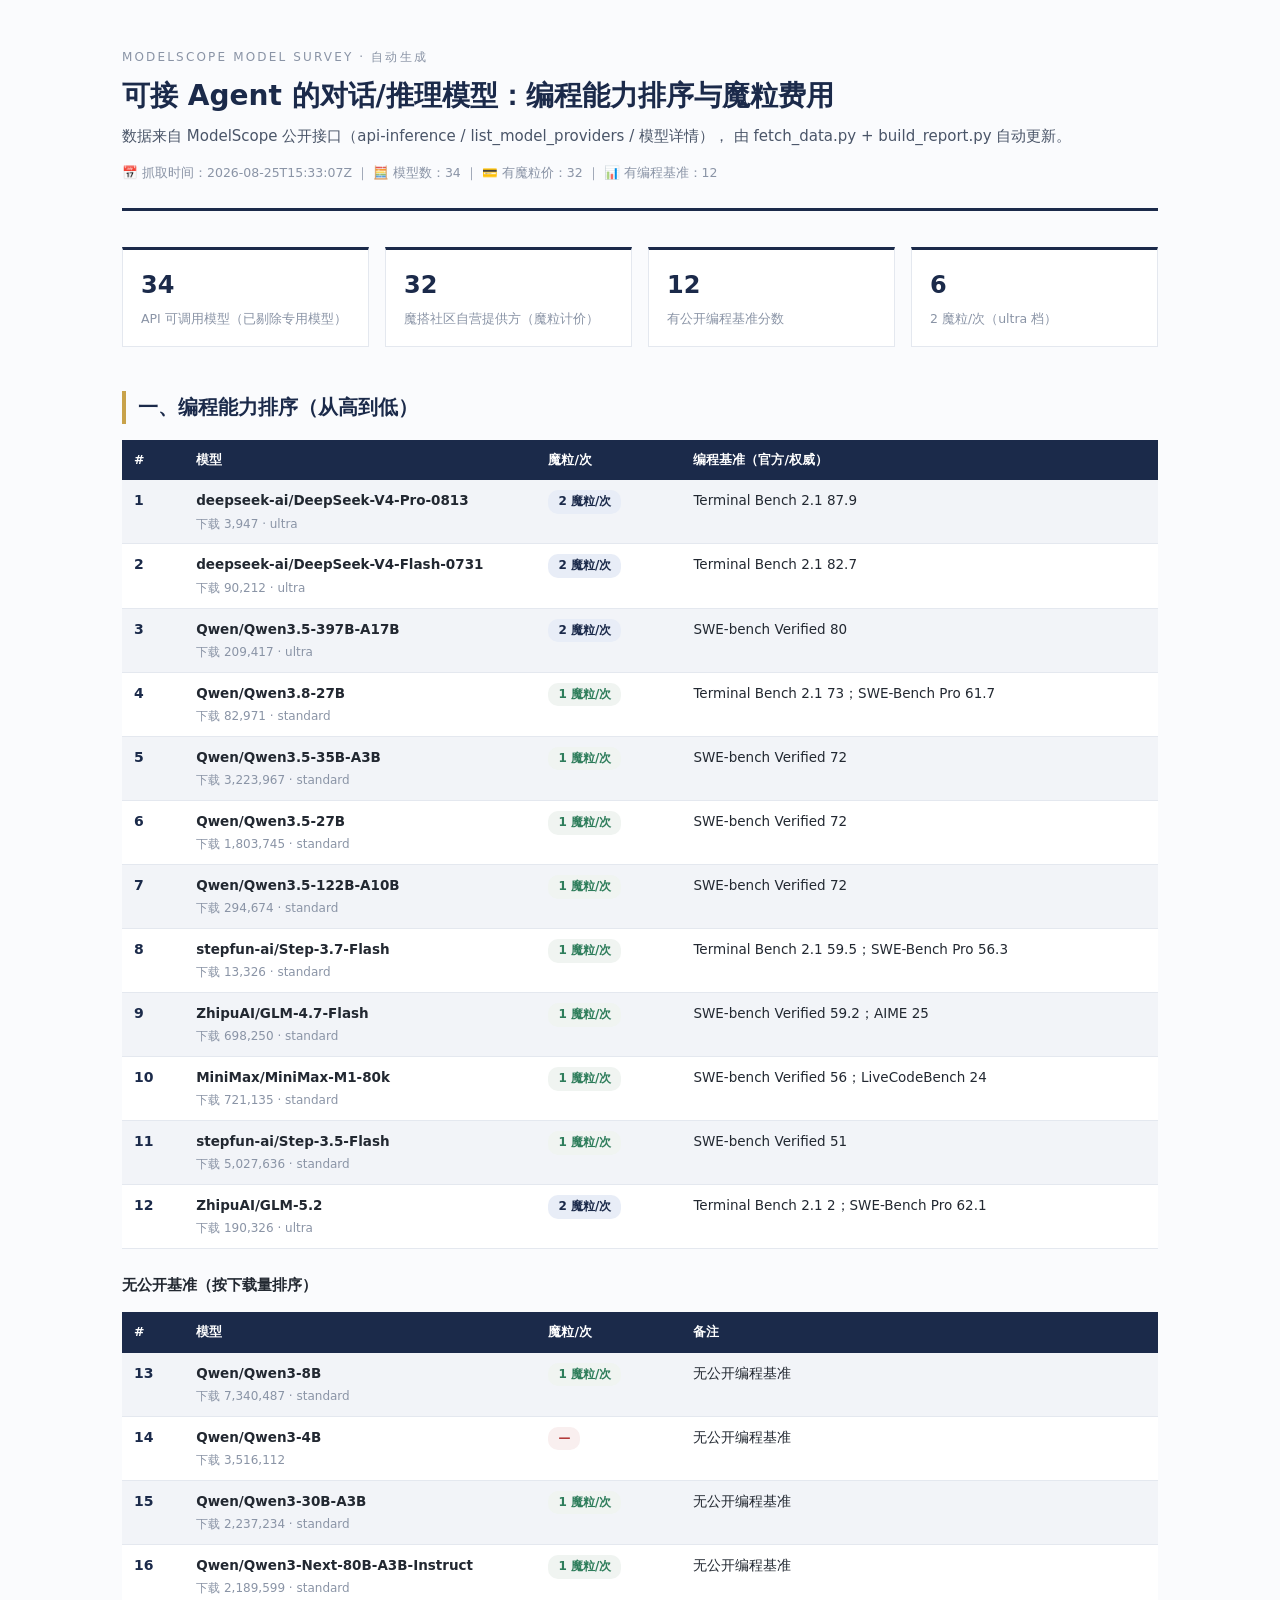
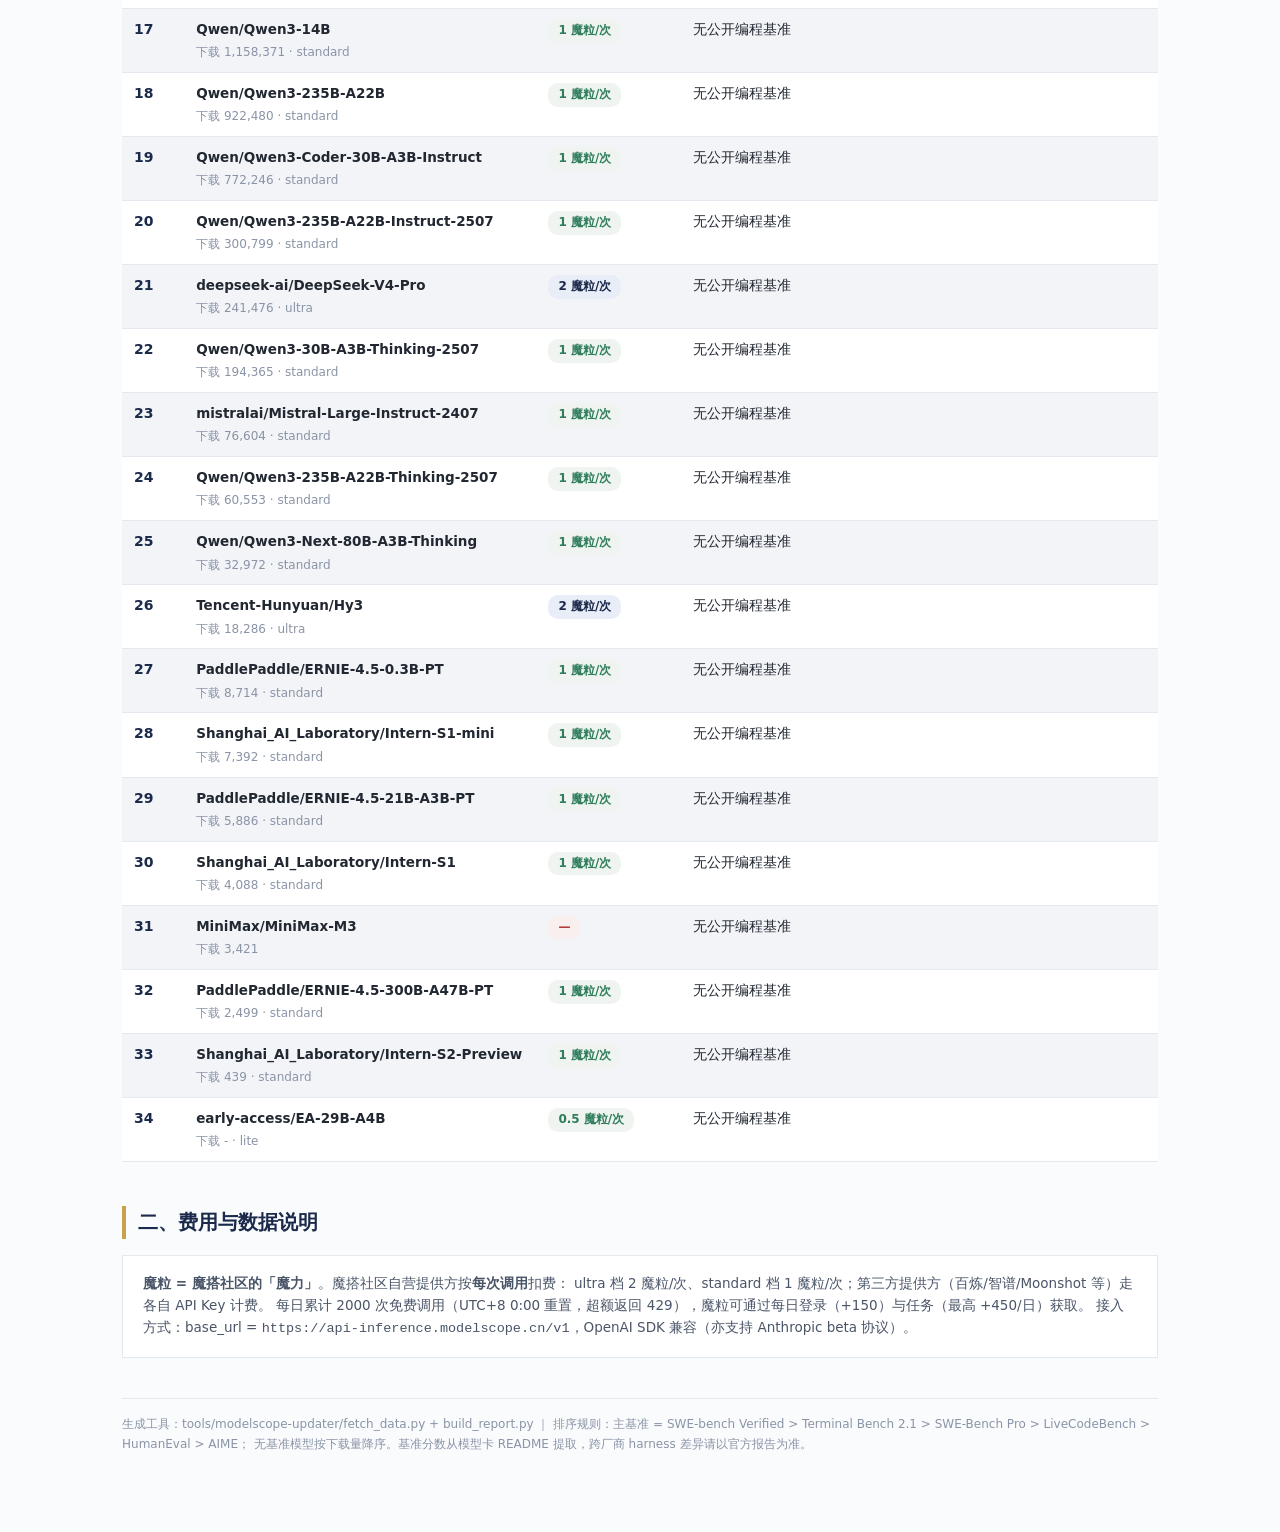
<file: providers/modelscope/工具集/data/backup-20260921-115129/modelscope-编程模型排序与魔粒费用报告.html>
<!DOCTYPE html>
<html lang="zh-CN">
<head>
<meta charset="UTF-8">
<meta name="viewport" content="width=device-width, initial-scale=1.0">
<title>ModelScope 可接 Agent 模型：编程能力排序与魔粒费用（自动生成 2026-08-25T15:33:07Z）</title>
<style>
  :root{--navy:#1b2a4a;--gray-900:#222831;--gray-700:#4a5568;--gray-500:#8a94a6;
    --gray-200:#e4e8ef;--gray-100:#f2f4f8;--bg:#fafbfd;--accent:#c8a24a;--green:#2e7d5b;}
  *{margin:0;padding:0;box-sizing:border-box;}
  body{font-family:"Segoe UI","Microsoft YaHei",system-ui,sans-serif;background:var(--bg);
    color:var(--gray-900);line-height:1.65;font-size:15px;}
  .wrap{max-width:1100px;margin:0 auto;padding:48px 32px 80px;}
  header{border-bottom:3px solid var(--navy);padding-bottom:24px;margin-bottom:36px;}
  .kicker{font-size:12px;letter-spacing:.18em;color:var(--gray-500);text-transform:uppercase;margin-bottom:10px;}
  h1{font-size:28px;color:var(--navy);font-weight:700;line-height:1.3;}
  .subtitle{color:var(--gray-700);margin-top:10px;font-size:15px;}
  .meta-line{margin-top:14px;font-size:12.5px;color:var(--gray-500);}
  h2{font-size:20px;color:var(--navy);margin:44px 0 16px;padding-left:12px;border-left:4px solid var(--accent);font-weight:600;}
  h3{font-size:15px;color:var(--gray-900);margin:24px 0 10px;font-weight:600;}
  table{width:100%;border-collapse:collapse;background:#fff;margin:14px 0;font-size:13.5px;}
  th{background:var(--navy);color:#fff;text-align:left;padding:10px 12px;font-weight:600;font-size:12.5px;}
  td{padding:9px 12px;border-bottom:1px solid var(--gray-200);vertical-align:top;}
  tr:nth-child(even) td{background:var(--gray-100);}
  .rank{font-weight:700;color:var(--navy);font-size:14px;}
  .muted{color:var(--gray-500);font-size:12px;}
  .cost-badge{display:inline-block;padding:2px 10px;border-radius:10px;font-size:12px;font-weight:600;white-space:nowrap;}
  .cost-2{background:#e8edf7;color:var(--navy);}
  .cost-1{background:#f0f4f1;color:var(--green);}
  .cost-0{background:#f9efef;color:#b23b3b;}
  .metrics{display:flex;gap:16px;flex-wrap:wrap;margin:20px 0;}
  .metric{flex:1;min-width:150px;background:#fff;border:1px solid var(--gray-200);
    border-top:3px solid var(--navy);padding:16px 18px;}
  .metric .num{font-size:24px;font-weight:700;color:var(--navy);}
  .metric .lbl{font-size:12.5px;color:var(--gray-500);margin-top:4px;}
  .note{background:#fff;border:1px solid var(--gray-200);padding:16px 20px;margin:14px 0;
    font-size:13.5px;color:var(--gray-700);}
  .footnotes{border-top:1px solid var(--gray-200);margin-top:40px;padding-top:16px;
    font-size:12px;color:var(--gray-500);}
  @media(max-width:760px){.wrap{padding:24px 14px 60px;}h1{font-size:22px;}table{font-size:12px;}}
</style>
</head>
<body><div class="wrap">
<header>
  <div class="kicker">ModelScope Model Survey · 自动生成</div>
  <h1>可接 Agent 的对话/推理模型：编程能力排序与魔粒费用</h1>
  <div class="subtitle">数据来自 ModelScope 公开接口（api-inference / list_model_providers / 模型详情），
  由 fetch_data.py + build_report.py 自动更新。</div>
  <div class="meta-line">📅 抓取时间：2026-08-25T15:33:07Z ｜ 🧮 模型数：34 ｜ 💳 有魔粒价：32 ｜ 📊 有编程基准：12</div>
</header>

<div class="metrics">
  <div class="metric"><div class="num">34</div><div class="lbl">API 可调用模型（已剔除专用模型）</div></div>
  <div class="metric"><div class="num">32</div><div class="lbl">魔搭社区自营提供方（魔粒计价）</div></div>
  <div class="metric"><div class="num">12</div><div class="lbl">有公开编程基准分数</div></div>
  <div class="metric"><div class="num">6</div><div class="lbl">2 魔粒/次（ultra 档）</div></div>
</div>

<h2>一、编程能力排序（从高到低）</h2>
<table><tr><th style='width:6%'>#</th><th style='width:34%'>模型</th><th style='width:14%'>魔粒/次</th><th>编程基准（官方/权威）</th></tr><tr><td class="rank">1</td><td><b>deepseek-ai/DeepSeek-V4-Pro-0813</b><br><span class="muted">下载 3,947 · ultra</span></td><td><span class="cost-badge cost-2">2 魔粒/次</span></td><td>Terminal Bench 2.1 87.9</td></tr><tr><td class="rank">2</td><td><b>deepseek-ai/DeepSeek-V4-Flash-0731</b><br><span class="muted">下载 90,212 · ultra</span></td><td><span class="cost-badge cost-2">2 魔粒/次</span></td><td>Terminal Bench 2.1 82.7</td></tr><tr><td class="rank">3</td><td><b>Qwen/Qwen3.5-397B-A17B</b><br><span class="muted">下载 209,417 · ultra</span></td><td><span class="cost-badge cost-2">2 魔粒/次</span></td><td>SWE-bench Verified 80</td></tr><tr><td class="rank">4</td><td><b>Qwen/Qwen3.8-27B</b><br><span class="muted">下载 82,971 · standard</span></td><td><span class="cost-badge cost-1">1 魔粒/次</span></td><td>Terminal Bench 2.1 73；SWE-Bench Pro 61.7</td></tr><tr><td class="rank">5</td><td><b>Qwen/Qwen3.5-35B-A3B</b><br><span class="muted">下载 3,223,967 · standard</span></td><td><span class="cost-badge cost-1">1 魔粒/次</span></td><td>SWE-bench Verified 72</td></tr><tr><td class="rank">6</td><td><b>Qwen/Qwen3.5-27B</b><br><span class="muted">下载 1,803,745 · standard</span></td><td><span class="cost-badge cost-1">1 魔粒/次</span></td><td>SWE-bench Verified 72</td></tr><tr><td class="rank">7</td><td><b>Qwen/Qwen3.5-122B-A10B</b><br><span class="muted">下载 294,674 · standard</span></td><td><span class="cost-badge cost-1">1 魔粒/次</span></td><td>SWE-bench Verified 72</td></tr><tr><td class="rank">8</td><td><b>stepfun-ai/Step-3.7-Flash</b><br><span class="muted">下载 13,326 · standard</span></td><td><span class="cost-badge cost-1">1 魔粒/次</span></td><td>Terminal Bench 2.1 59.5；SWE-Bench Pro 56.3</td></tr><tr><td class="rank">9</td><td><b>ZhipuAI/GLM-4.7-Flash</b><br><span class="muted">下载 698,250 · standard</span></td><td><span class="cost-badge cost-1">1 魔粒/次</span></td><td>SWE-bench Verified 59.2；AIME 25</td></tr><tr><td class="rank">10</td><td><b>MiniMax/MiniMax-M1-80k</b><br><span class="muted">下载 721,135 · standard</span></td><td><span class="cost-badge cost-1">1 魔粒/次</span></td><td>SWE-bench Verified 56；LiveCodeBench 24</td></tr><tr><td class="rank">11</td><td><b>stepfun-ai/Step-3.5-Flash</b><br><span class="muted">下载 5,027,636 · standard</span></td><td><span class="cost-badge cost-1">1 魔粒/次</span></td><td>SWE-bench Verified 51</td></tr><tr><td class="rank">12</td><td><b>ZhipuAI/GLM-5.2</b><br><span class="muted">下载 190,326 · ultra</span></td><td><span class="cost-badge cost-2">2 魔粒/次</span></td><td>Terminal Bench 2.1 2；SWE-Bench Pro 62.1</td></tr></table>
<h3>无公开基准（按下载量排序）</h3><table><tr><th style='width:6%'>#</th><th style='width:34%'>模型</th><th style='width:14%'>魔粒/次</th><th>备注</th></tr><tr><td class="rank">13</td><td><b>Qwen/Qwen3-8B</b><br><span class="muted">下载 7,340,487 · standard</span></td><td><span class="cost-badge cost-1">1 魔粒/次</span></td><td>无公开编程基准</td></tr><tr><td class="rank">14</td><td><b>Qwen/Qwen3-4B</b><br><span class="muted">下载 3,516,112</span></td><td><span class="cost-badge cost-0">—</span></td><td>无公开编程基准</td></tr><tr><td class="rank">15</td><td><b>Qwen/Qwen3-30B-A3B</b><br><span class="muted">下载 2,237,234 · standard</span></td><td><span class="cost-badge cost-1">1 魔粒/次</span></td><td>无公开编程基准</td></tr><tr><td class="rank">16</td><td><b>Qwen/Qwen3-Next-80B-A3B-Instruct</b><br><span class="muted">下载 2,189,599 · standard</span></td><td><span class="cost-badge cost-1">1 魔粒/次</span></td><td>无公开编程基准</td></tr><tr><td class="rank">17</td><td><b>Qwen/Qwen3-14B</b><br><span class="muted">下载 1,158,371 · standard</span></td><td><span class="cost-badge cost-1">1 魔粒/次</span></td><td>无公开编程基准</td></tr><tr><td class="rank">18</td><td><b>Qwen/Qwen3-235B-A22B</b><br><span class="muted">下载 922,480 · standard</span></td><td><span class="cost-badge cost-1">1 魔粒/次</span></td><td>无公开编程基准</td></tr><tr><td class="rank">19</td><td><b>Qwen/Qwen3-Coder-30B-A3B-Instruct</b><br><span class="muted">下载 772,246 · standard</span></td><td><span class="cost-badge cost-1">1 魔粒/次</span></td><td>无公开编程基准</td></tr><tr><td class="rank">20</td><td><b>Qwen/Qwen3-235B-A22B-Instruct-2507</b><br><span class="muted">下载 300,799 · standard</span></td><td><span class="cost-badge cost-1">1 魔粒/次</span></td><td>无公开编程基准</td></tr><tr><td class="rank">21</td><td><b>deepseek-ai/DeepSeek-V4-Pro</b><br><span class="muted">下载 241,476 · ultra</span></td><td><span class="cost-badge cost-2">2 魔粒/次</span></td><td>无公开编程基准</td></tr><tr><td class="rank">22</td><td><b>Qwen/Qwen3-30B-A3B-Thinking-2507</b><br><span class="muted">下载 194,365 · standard</span></td><td><span class="cost-badge cost-1">1 魔粒/次</span></td><td>无公开编程基准</td></tr><tr><td class="rank">23</td><td><b>mistralai/Mistral-Large-Instruct-2407</b><br><span class="muted">下载 76,604 · standard</span></td><td><span class="cost-badge cost-1">1 魔粒/次</span></td><td>无公开编程基准</td></tr><tr><td class="rank">24</td><td><b>Qwen/Qwen3-235B-A22B-Thinking-2507</b><br><span class="muted">下载 60,553 · standard</span></td><td><span class="cost-badge cost-1">1 魔粒/次</span></td><td>无公开编程基准</td></tr><tr><td class="rank">25</td><td><b>Qwen/Qwen3-Next-80B-A3B-Thinking</b><br><span class="muted">下载 32,972 · standard</span></td><td><span class="cost-badge cost-1">1 魔粒/次</span></td><td>无公开编程基准</td></tr><tr><td class="rank">26</td><td><b>Tencent-Hunyuan/Hy3</b><br><span class="muted">下载 18,286 · ultra</span></td><td><span class="cost-badge cost-2">2 魔粒/次</span></td><td>无公开编程基准</td></tr><tr><td class="rank">27</td><td><b>PaddlePaddle/ERNIE-4.5-0.3B-PT</b><br><span class="muted">下载 8,714 · standard</span></td><td><span class="cost-badge cost-1">1 魔粒/次</span></td><td>无公开编程基准</td></tr><tr><td class="rank">28</td><td><b>Shanghai_AI_Laboratory/Intern-S1-mini</b><br><span class="muted">下载 7,392 · standard</span></td><td><span class="cost-badge cost-1">1 魔粒/次</span></td><td>无公开编程基准</td></tr><tr><td class="rank">29</td><td><b>PaddlePaddle/ERNIE-4.5-21B-A3B-PT</b><br><span class="muted">下载 5,886 · standard</span></td><td><span class="cost-badge cost-1">1 魔粒/次</span></td><td>无公开编程基准</td></tr><tr><td class="rank">30</td><td><b>Shanghai_AI_Laboratory/Intern-S1</b><br><span class="muted">下载 4,088 · standard</span></td><td><span class="cost-badge cost-1">1 魔粒/次</span></td><td>无公开编程基准</td></tr><tr><td class="rank">31</td><td><b>MiniMax/MiniMax-M3</b><br><span class="muted">下载 3,421</span></td><td><span class="cost-badge cost-0">—</span></td><td>无公开编程基准</td></tr><tr><td class="rank">32</td><td><b>PaddlePaddle/ERNIE-4.5-300B-A47B-PT</b><br><span class="muted">下载 2,499 · standard</span></td><td><span class="cost-badge cost-1">1 魔粒/次</span></td><td>无公开编程基准</td></tr><tr><td class="rank">33</td><td><b>Shanghai_AI_Laboratory/Intern-S2-Preview</b><br><span class="muted">下载 439 · standard</span></td><td><span class="cost-badge cost-1">1 魔粒/次</span></td><td>无公开编程基准</td></tr><tr><td class="rank">34</td><td><b>early-access/EA-29B-A4B</b><br><span class="muted">下载 - · lite</span></td><td><span class="cost-badge cost-1">0.5 魔粒/次</span></td><td>无公开编程基准</td></tr></table>

<h2>二、费用与数据说明</h2>
<div class="note">
<b>魔粒 = 魔搭社区的「魔力」</b>。魔搭社区自营提供方按<b>每次调用</b>扣费：
ultra 档 2 魔粒/次、standard 档 1 魔粒/次；第三方提供方（百炼/智谱/Moonshot 等）走各自 API Key 计费。
每日累计 2000 次免费调用（UTC+8 0:00 重置，超额返回 429），魔粒可通过每日登录（+150）与任务（最高 +450/日）获取。
接入方式：base_url = <code>https://api-inference.modelscope.cn/v1</code>，OpenAI SDK 兼容（亦支持 Anthropic beta 协议）。
</div>

<div class="footnotes">
  生成工具：tools/modelscope-updater/fetch_data.py + build_report.py ｜
  排序规则：主基准 = SWE-bench Verified &gt; Terminal Bench 2.1 &gt; SWE-Bench Pro &gt; LiveCodeBench &gt; HumanEval &gt; AIME；
  无基准模型按下载量降序。基准分数从模型卡 README 提取，跨厂商 harness 差异请以官方报告为准。
</div>
</div></body></html>
</file>
